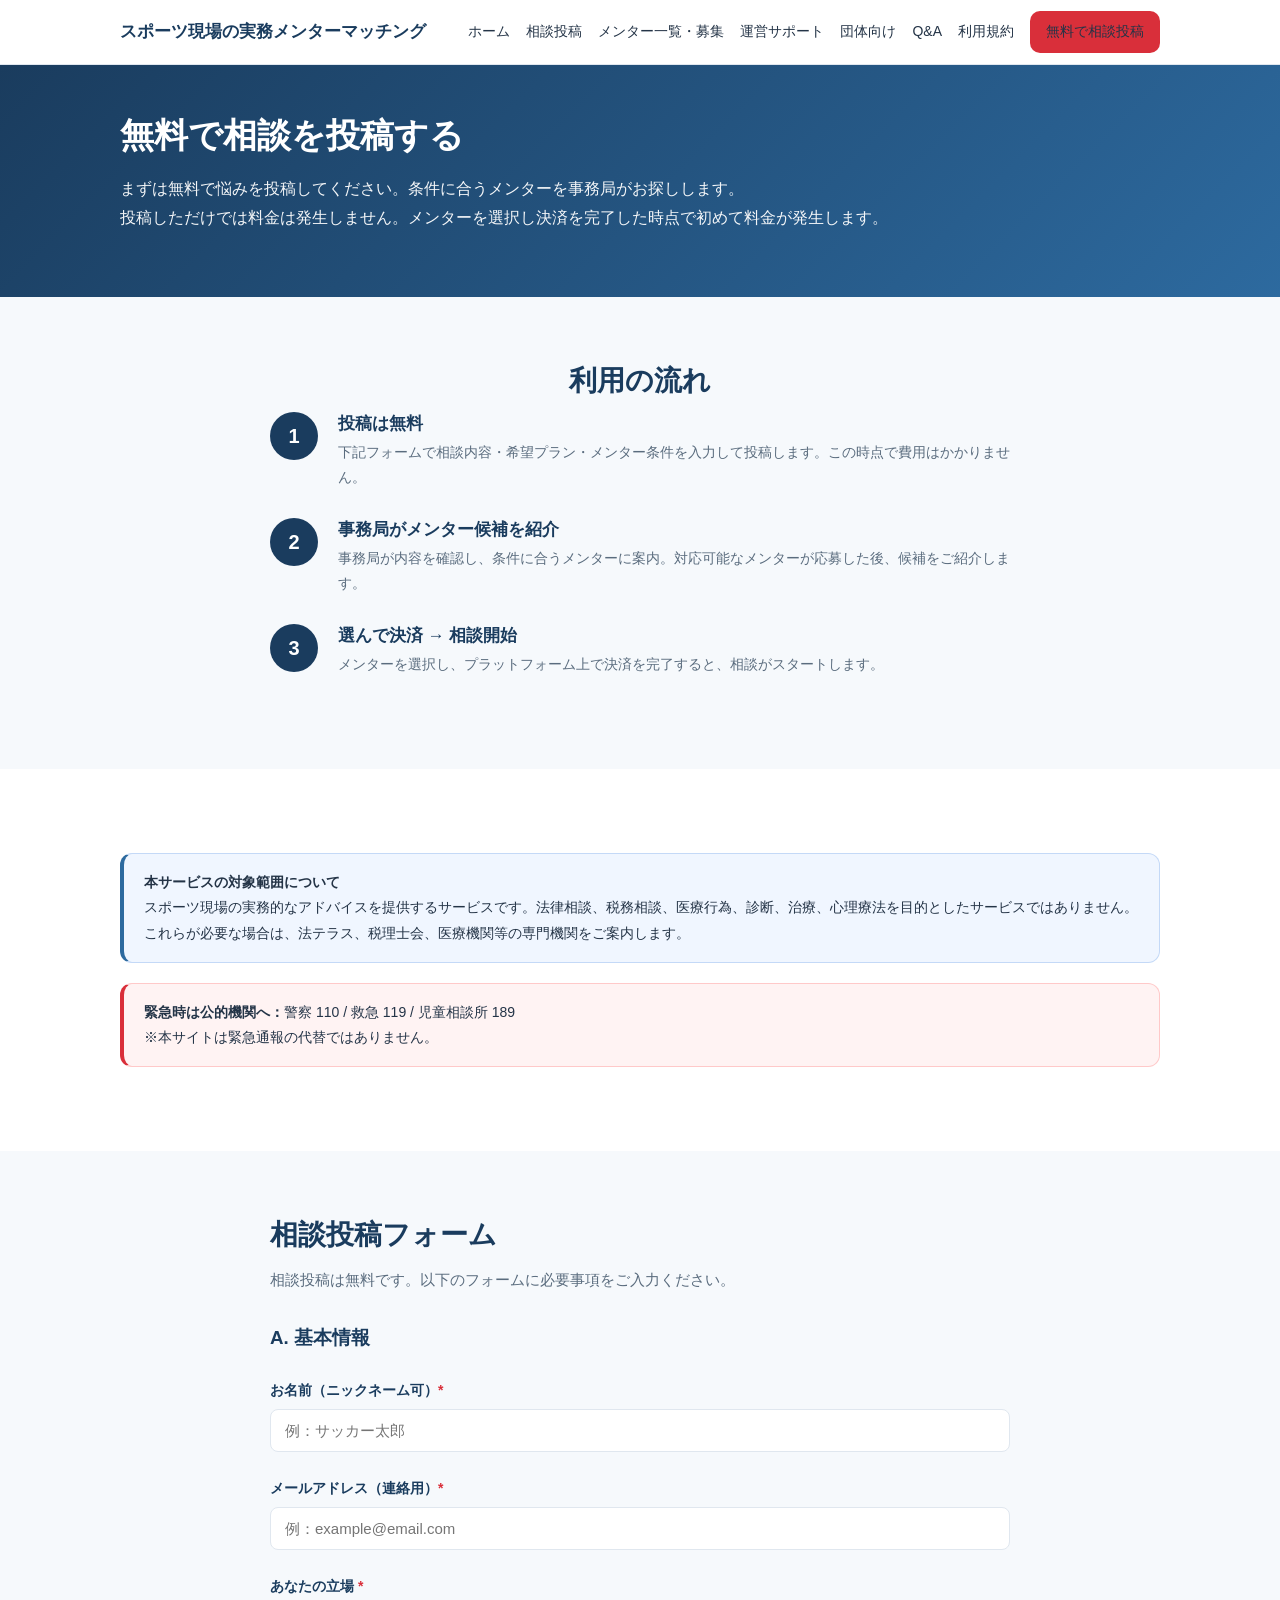
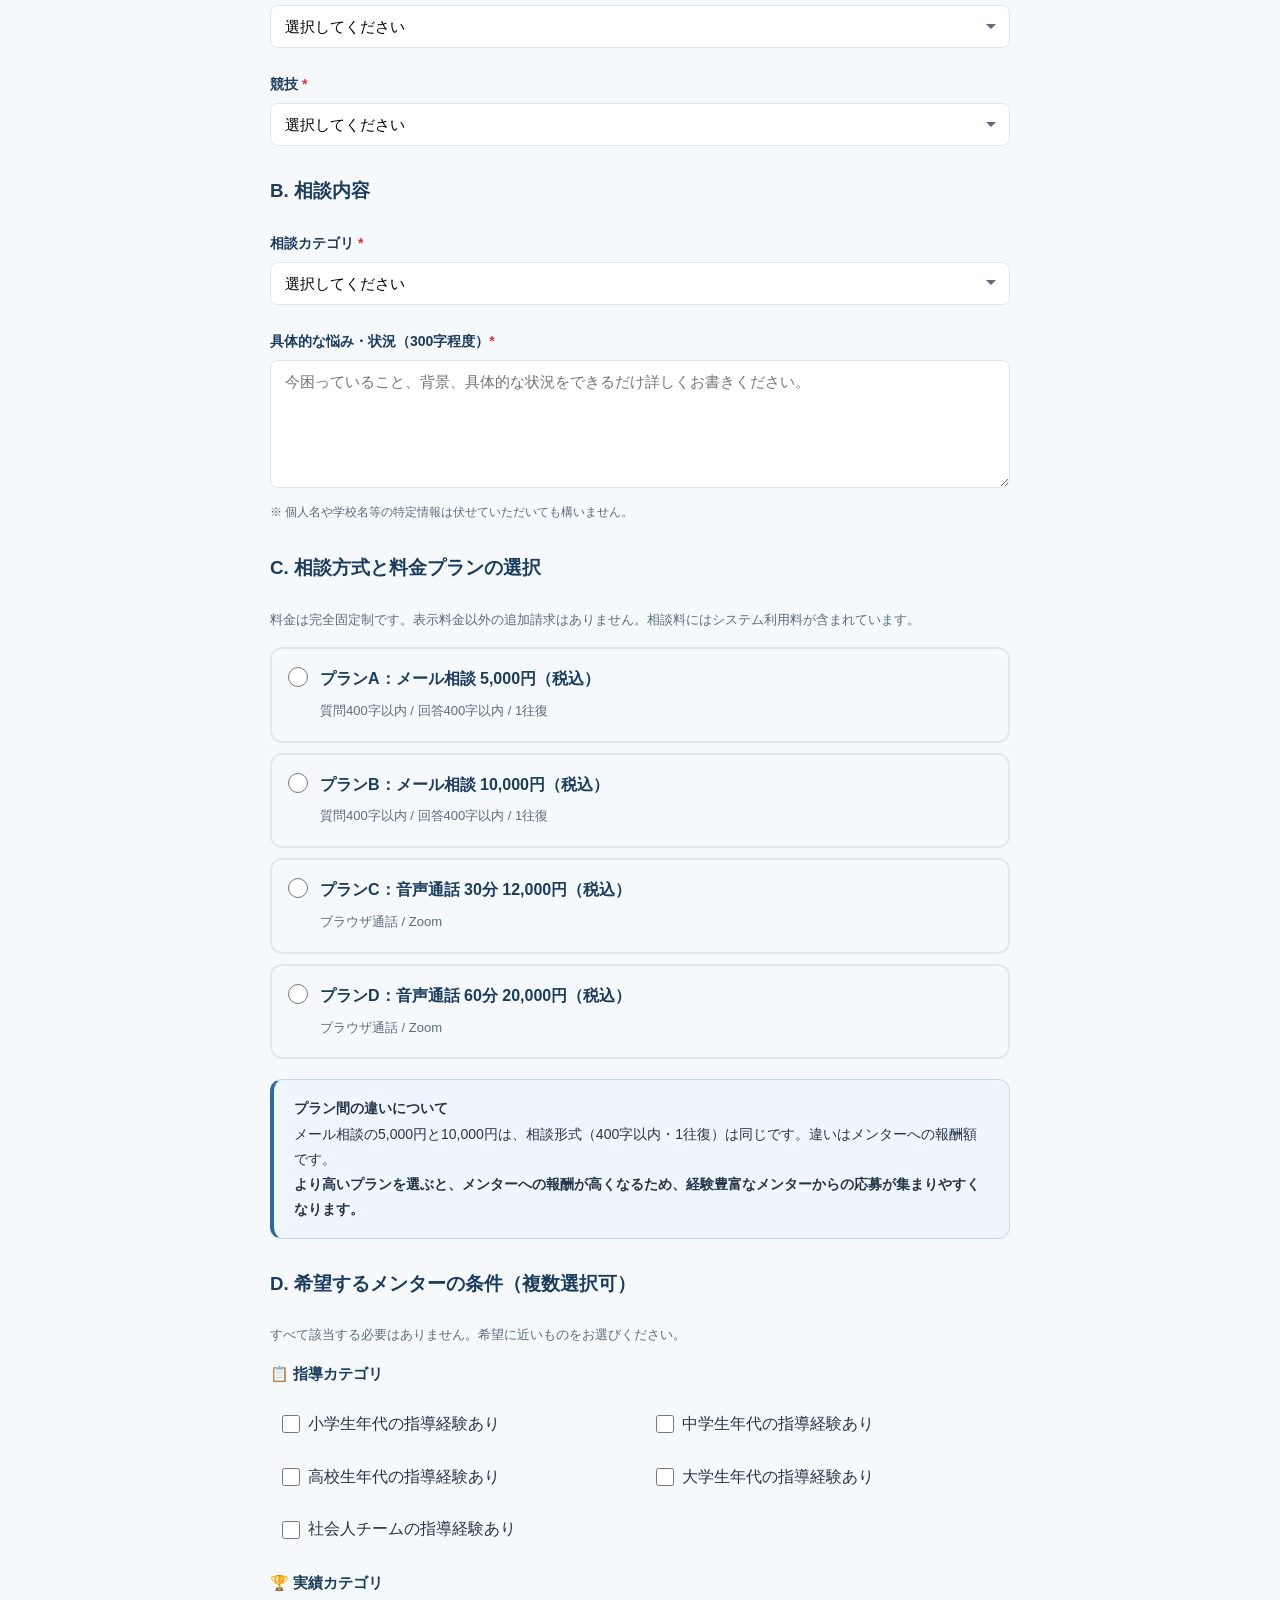
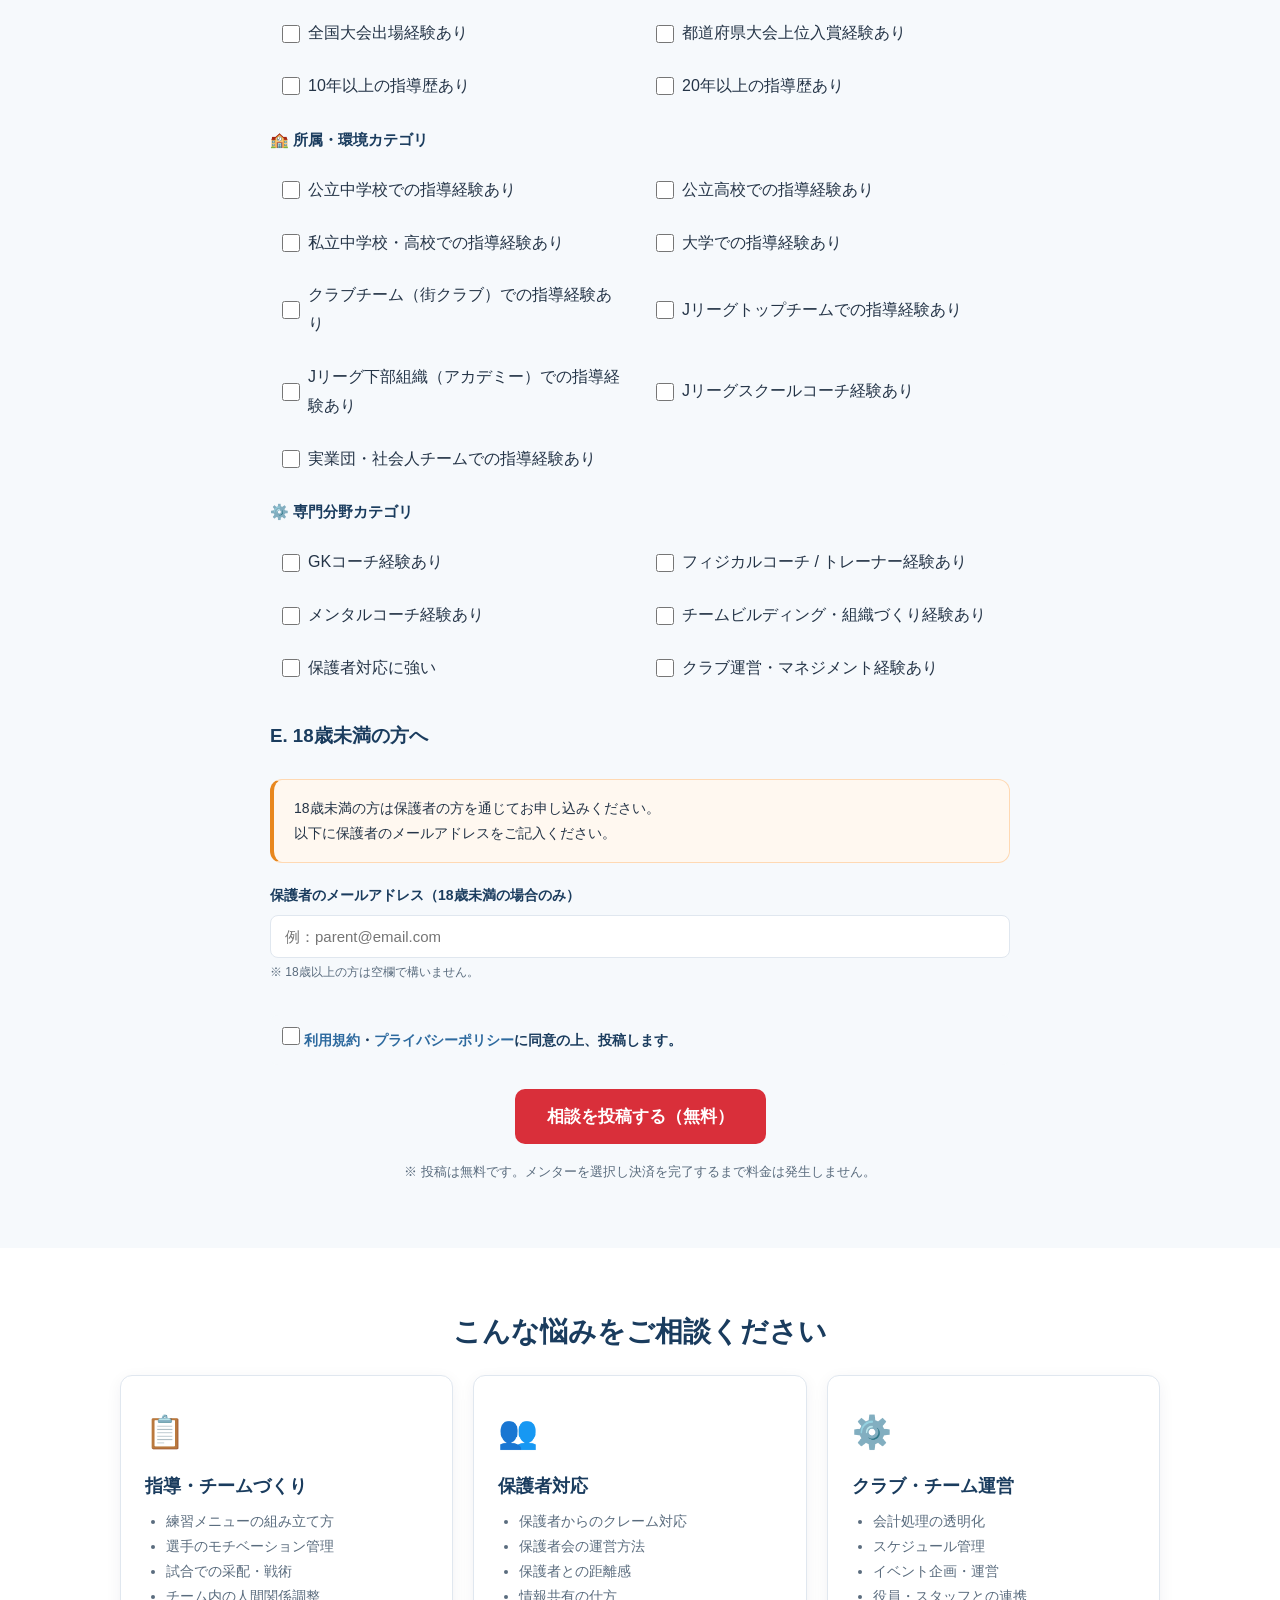
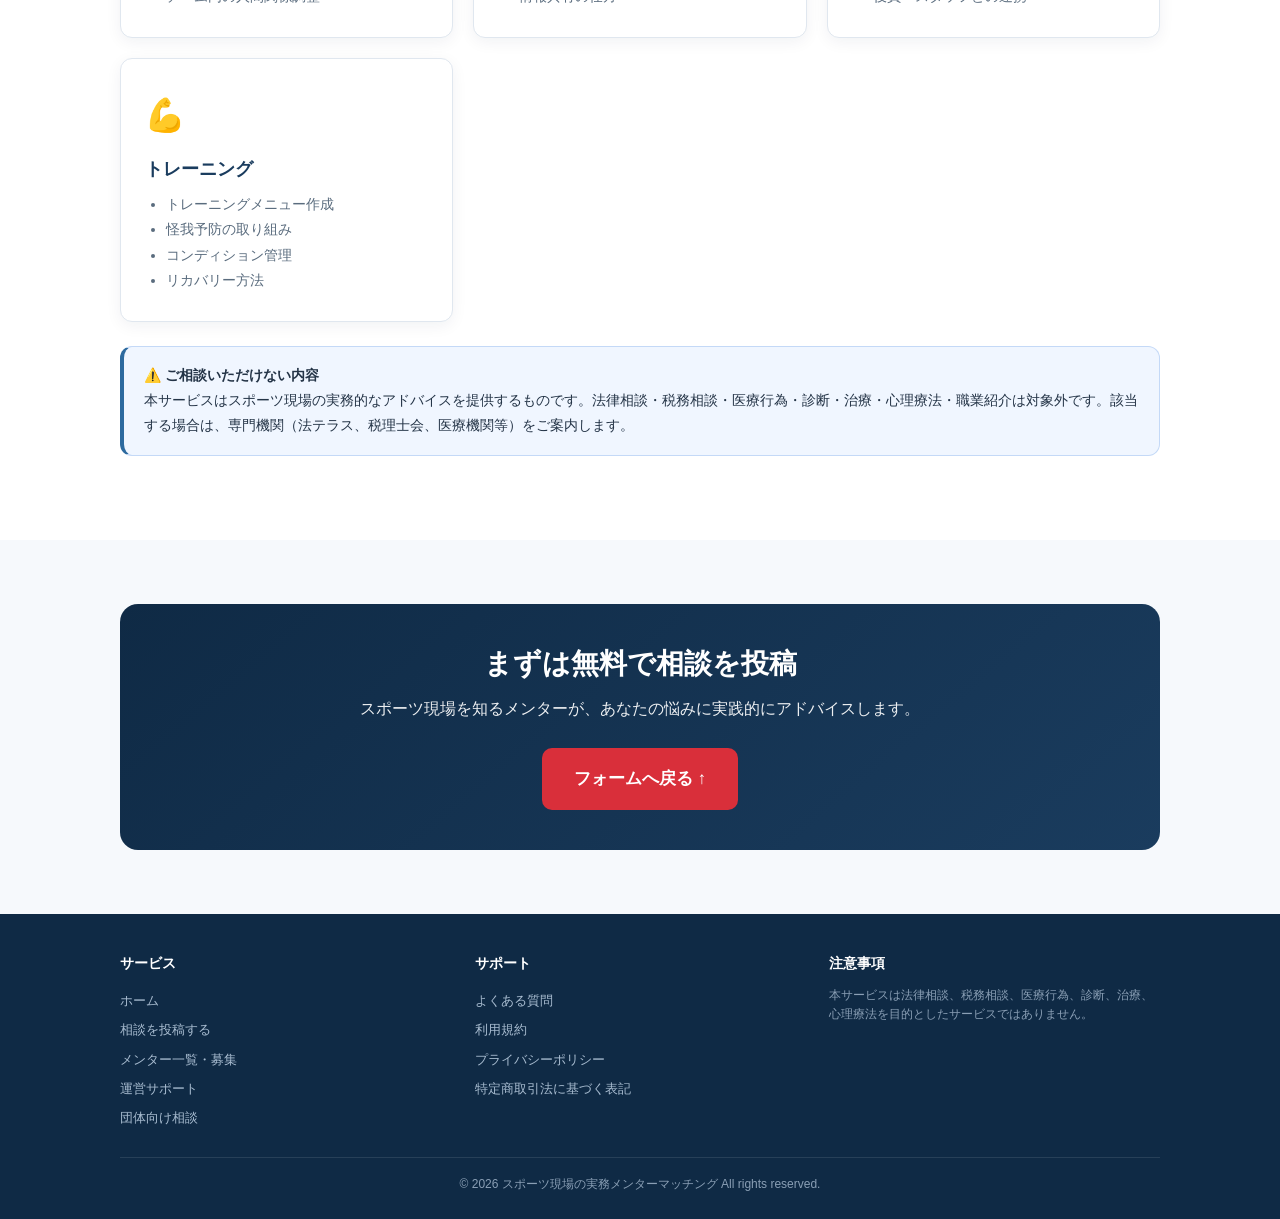
<file: consult.html>
<!DOCTYPE html>
<html lang="ja">
<head>
  <meta charset="UTF-8">
  <meta name="viewport" content="width=device-width, initial-scale=1">
  <title>相談を投稿する｜スポーツ現場の実務メンターマッチング</title>
  <meta name="description" content="スポーツ現場の悩みを無料で投稿。条件に合うメンターを事務局がお探しします。メール相談5,000円〜、音声通話12,000円〜。">
  <meta property="og:title" content="相談を投稿する｜スポーツ現場の実務メンターマッチング">
  <meta property="og:description" content="まずは無料で悩みを投稿。条件に合うメンターを事務局がお探しします。">
  <meta property="og:type" content="website">
  <meta property="og:url" content="https://mkzugfel.gensparkspace.com/consult.html">
  <link rel="canonical" href="https://mkzugfel.gensparkspace.com/consult.html">
  <link rel="stylesheet" href="css/style.css">
</head>
<body>

  <!-- ========== Header ========== -->
  <header>
    <div class="container nav">
      <a href="index.html" class="brand">スポーツ現場の実務メンターマッチング</a>
      <nav class="nav-links">
        <a href="index.html">ホーム</a>
        <a href="consult.html">相談投稿</a>
        <a href="experts.html">メンター一覧・募集</a>
        <a href="mentoring.html">運営サポート</a>
        <a href="instructor.html">団体向け</a>
        <a href="qa.html">Q&amp;A</a>
        <a href="legal.html">利用規約</a>
        <a class="btn btn-primary btn-sm" href="consult.html">無料で相談投稿</a>
      </nav>
    </div>
  </header>

  <!-- ========== Hero ========== -->
  <section class="hero" style="padding:48px 0 40px;">
    <div class="container">
      <h1 style="font-size:clamp(22px,4vw,34px);">無料で相談を投稿する</h1>
      <p>まずは無料で悩みを投稿してください。条件に合うメンターを事務局がお探しします。<br>投稿しただけでは料金は発生しません。メンターを選択し決済を完了した時点で初めて料金が発生します。</p>
    </div>
  </section>

  <!-- ========== ステップ表示 ========== -->
  <section class="section section-alt">
    <div class="container">
      <h2 class="text-center">利用の流れ</h2>
      <div class="container-narrow mt-3" style="margin:0 auto;">
        <div class="steps">
          <div class="step-item">
            <div class="step-number">1</div>
            <div class="step-content">
              <h3>投稿は無料</h3>
              <p>下記フォームで相談内容・希望プラン・メンター条件を入力して投稿します。この時点で費用はかかりません。</p>
            </div>
          </div>
          <div class="step-item">
            <div class="step-number">2</div>
            <div class="step-content">
              <h3>事務局がメンター候補を紹介</h3>
              <p>事務局が内容を確認し、条件に合うメンターに案内。対応可能なメンターが応募した後、候補をご紹介します。</p>
            </div>
          </div>
          <div class="step-item">
            <div class="step-number">3</div>
            <div class="step-content">
              <h3>選んで決済 → 相談開始</h3>
              <p>メンターを選択し、プラットフォーム上で決済を完了すると、相談がスタートします。</p>
            </div>
          </div>
        </div>
      </div>
    </div>
  </section>

  <!-- ========== 対象外の注意 ========== -->
  <section class="section">
    <div class="container">
      <div class="notice notice-info">
        <strong>本サービスの対象範囲について</strong><br>
        スポーツ現場の実務的なアドバイスを提供するサービスです。法律相談、税務相談、医療行為、診断、治療、心理療法を目的としたサービスではありません。これらが必要な場合は、法テラス、税理士会、医療機関等の専門機関をご案内します。
      </div>
      <div class="notice notice-danger mt-2">
        <strong>緊急時は公的機関へ：</strong>警察 110 / 救急 119 / 児童相談所 189<br>
        ※本サイトは緊急通報の代替ではありません。
      </div>
    </div>
  </section>

  <!-- ========== 相談投稿フォーム ========== -->
  <section class="section section-alt" id="form">
    <div class="container-narrow">
      <h2>相談投稿フォーム</h2>
      <p class="section-lead">相談投稿は無料です。以下のフォームに必要事項をご入力ください。</p>

      <!-- フォーム本体（実際にはTODO_FORM_URLへ送信） -->
      <form action="TODO_FORM_URL" method="POST" id="consultForm">

        <!-- (A) 基本情報 -->
        <h3 class="mt-4 mb-2" style="color:var(--primary);border-bottom:2px solid var(--bg);padding-bottom:8px;">A. 基本情報</h3>

        <div class="form-group">
          <label for="name">お名前（ニックネーム可）<span class="text-accent">*</span></label>
          <input type="text" id="name" name="name" class="form-control" placeholder="例：サッカー太郎" required>
        </div>

        <div class="form-group">
          <label for="email">メールアドレス（連絡用）<span class="text-accent">*</span></label>
          <input type="email" id="email" name="email" class="form-control" placeholder="例：example@email.com" required>
        </div>

        <div class="form-group">
          <label for="role">あなたの立場 <span class="text-accent">*</span></label>
          <select id="role" name="role" class="form-control" required>
            <option value="">選択してください</option>
            <option value="指導者">指導者</option>
            <option value="保護者">保護者</option>
            <option value="チーム運営者">チーム運営者</option>
            <option value="選手（18歳以上）">選手（18歳以上）</option>
            <option value="その他">その他</option>
          </select>
        </div>

        <div class="form-group">
          <label for="sport">競技 <span class="text-accent">*</span></label>
          <select id="sport" name="sport" class="form-control" required>
            <option value="">選択してください</option>
            <option value="サッカー">サッカー</option>
            <option value="野球・ソフトボール">野球・ソフトボール</option>
            <option value="バスケットボール">バスケットボール</option>
            <option value="バレーボール">バレーボール</option>
            <option value="陸上">陸上</option>
            <option value="テニス">テニス</option>
            <option value="卓球">卓球</option>
            <option value="水泳">水泳</option>
            <option value="武道">武道</option>
            <option value="その他">その他</option>
          </select>
        </div>

        <!-- (B) 相談内容 -->
        <h3 class="mt-4 mb-2" style="color:var(--primary);border-bottom:2px solid var(--bg);padding-bottom:8px;">B. 相談内容</h3>

        <div class="form-group">
          <label for="category">相談カテゴリ <span class="text-accent">*</span></label>
          <select id="category" name="category" class="form-control" required>
            <option value="">選択してください</option>
            <option value="保護者対応">保護者対応</option>
            <option value="練習方針">練習方針</option>
            <option value="チームづくり">チームづくり</option>
            <option value="クラブ運営">クラブ運営</option>
            <option value="選手との関わり方">選手との関わり方</option>
            <option value="進路と競技の両立">進路と競技の両立</option>
            <option value="トレーニング">トレーニング</option>
            <option value="指導者自身の悩み整理">指導者自身の悩み整理</option>
            <option value="その他">その他</option>
          </select>
        </div>

        <div class="form-group">
          <label for="detail">具体的な悩み・状況（300字程度）<span class="text-accent">*</span></label>
          <textarea id="detail" name="detail" class="form-control" rows="6" placeholder="今困っていること、背景、具体的な状況をできるだけ詳しくお書きください。" required maxlength="500"></textarea>
          <div class="form-note">※ 個人名や学校名等の特定情報は伏せていただいても構いません。</div>
        </div>

        <!-- (C) 相談方式と料金プランの選択 -->
        <h3 class="mt-4 mb-2" style="color:var(--primary);border-bottom:2px solid var(--bg);padding-bottom:8px;">C. 相談方式と料金プランの選択</h3>
        <p class="text-small text-light mb-2">料金は完全固定制です。表示料金以外の追加請求はありません。相談料にはシステム利用料が含まれています。</p>

        <div class="radio-group">
          <label class="radio-item">
            <input type="radio" name="plan" value="メール相談5000" required>
            <div class="radio-label">
              <strong>プランA：メール相談 5,000円（税込）</strong>
              <span>質問400字以内 / 回答400字以内 / 1往復</span>
            </div>
          </label>
          <label class="radio-item">
            <input type="radio" name="plan" value="メール相談10000">
            <div class="radio-label">
              <strong>プランB：メール相談 10,000円（税込）</strong>
              <span>質問400字以内 / 回答400字以内 / 1往復</span>
            </div>
          </label>
          <label class="radio-item">
            <input type="radio" name="plan" value="音声通話30分12000">
            <div class="radio-label">
              <strong>プランC：音声通話 30分 12,000円（税込）</strong>
              <span>ブラウザ通話 / Zoom</span>
            </div>
          </label>
          <label class="radio-item">
            <input type="radio" name="plan" value="音声通話60分20000">
            <div class="radio-label">
              <strong>プランD：音声通話 60分 20,000円（税込）</strong>
              <span>ブラウザ通話 / Zoom</span>
            </div>
          </label>
        </div>

        <div class="notice notice-info">
          <strong>プラン間の違いについて</strong><br>
          メール相談の5,000円と10,000円は、相談形式（400字以内・1往復）は同じです。違いはメンターへの報酬額です。<br>
          <strong>より高いプランを選ぶと、メンターへの報酬が高くなるため、経験豊富なメンターからの応募が集まりやすくなります。</strong>
        </div>

        <!-- (D) 希望するメンターの条件 -->
        <h3 class="mt-4 mb-2" style="color:var(--primary);border-bottom:2px solid var(--bg);padding-bottom:8px;">D. 希望するメンターの条件（複数選択可）</h3>
        <p class="text-small text-light mb-2">すべて該当する必要はありません。希望に近いものをお選びください。</p>

        <!-- 指導カテゴリ -->
        <div class="checkbox-group">
          <h4>📋 指導カテゴリ</h4>
          <div class="checkbox-grid">
            <label class="checkbox-item"><input type="checkbox" name="mentor_cond[]" value="小学生年代の指導経験あり"><span>小学生年代の指導経験あり</span></label>
            <label class="checkbox-item"><input type="checkbox" name="mentor_cond[]" value="中学生年代の指導経験あり"><span>中学生年代の指導経験あり</span></label>
            <label class="checkbox-item"><input type="checkbox" name="mentor_cond[]" value="高校生年代の指導経験あり"><span>高校生年代の指導経験あり</span></label>
            <label class="checkbox-item"><input type="checkbox" name="mentor_cond[]" value="大学生年代の指導経験あり"><span>大学生年代の指導経験あり</span></label>
            <label class="checkbox-item"><input type="checkbox" name="mentor_cond[]" value="社会人チームの指導経験あり"><span>社会人チームの指導経験あり</span></label>
          </div>
        </div>

        <!-- 実績カテゴリ -->
        <div class="checkbox-group">
          <h4>🏆 実績カテゴリ</h4>
          <div class="checkbox-grid">
            <label class="checkbox-item"><input type="checkbox" name="mentor_cond[]" value="全国大会出場経験あり"><span>全国大会出場経験あり</span></label>
            <label class="checkbox-item"><input type="checkbox" name="mentor_cond[]" value="都道府県大会上位入賞経験あり"><span>都道府県大会上位入賞経験あり</span></label>
            <label class="checkbox-item"><input type="checkbox" name="mentor_cond[]" value="10年以上の指導歴あり"><span>10年以上の指導歴あり</span></label>
            <label class="checkbox-item"><input type="checkbox" name="mentor_cond[]" value="20年以上の指導歴あり"><span>20年以上の指導歴あり</span></label>
          </div>
        </div>

        <!-- 所属・環境カテゴリ -->
        <div class="checkbox-group">
          <h4>🏫 所属・環境カテゴリ</h4>
          <div class="checkbox-grid">
            <label class="checkbox-item"><input type="checkbox" name="mentor_cond[]" value="公立中学校での指導経験あり"><span>公立中学校での指導経験あり</span></label>
            <label class="checkbox-item"><input type="checkbox" name="mentor_cond[]" value="公立高校での指導経験あり"><span>公立高校での指導経験あり</span></label>
            <label class="checkbox-item"><input type="checkbox" name="mentor_cond[]" value="私立中学校・高校での指導経験あり"><span>私立中学校・高校での指導経験あり</span></label>
            <label class="checkbox-item"><input type="checkbox" name="mentor_cond[]" value="大学での指導経験あり"><span>大学での指導経験あり</span></label>
            <label class="checkbox-item"><input type="checkbox" name="mentor_cond[]" value="クラブチーム（街クラブ）での指導経験あり"><span>クラブチーム（街クラブ）での指導経験あり</span></label>
            <label class="checkbox-item"><input type="checkbox" name="mentor_cond[]" value="Jリーグトップチームでの指導経験あり"><span>Jリーグトップチームでの指導経験あり</span></label>
            <label class="checkbox-item"><input type="checkbox" name="mentor_cond[]" value="Jリーグ下部組織（アカデミー）での指導経験あり"><span>Jリーグ下部組織（アカデミー）での指導経験あり</span></label>
            <label class="checkbox-item"><input type="checkbox" name="mentor_cond[]" value="Jリーグスクールコーチ経験あり"><span>Jリーグスクールコーチ経験あり</span></label>
            <label class="checkbox-item"><input type="checkbox" name="mentor_cond[]" value="実業団・社会人チームでの指導経験あり"><span>実業団・社会人チームでの指導経験あり</span></label>
          </div>
        </div>

        <!-- 専門分野カテゴリ -->
        <div class="checkbox-group">
          <h4>⚙️ 専門分野カテゴリ</h4>
          <div class="checkbox-grid">
            <label class="checkbox-item"><input type="checkbox" name="mentor_cond[]" value="GKコーチ経験あり"><span>GKコーチ経験あり</span></label>
            <label class="checkbox-item"><input type="checkbox" name="mentor_cond[]" value="フィジカルコーチ / トレーナー経験あり"><span>フィジカルコーチ / トレーナー経験あり</span></label>
            <label class="checkbox-item"><input type="checkbox" name="mentor_cond[]" value="メンタルコーチ経験あり"><span>メンタルコーチ経験あり</span></label>
            <label class="checkbox-item"><input type="checkbox" name="mentor_cond[]" value="チームビルディング・組織づくり経験あり"><span>チームビルディング・組織づくり経験あり</span></label>
            <label class="checkbox-item"><input type="checkbox" name="mentor_cond[]" value="保護者対応に強い"><span>保護者対応に強い</span></label>
            <label class="checkbox-item"><input type="checkbox" name="mentor_cond[]" value="クラブ運営・マネジメント経験あり"><span>クラブ運営・マネジメント経験あり</span></label>
          </div>
        </div>

        <!-- (E) 18歳未満の方へ -->
        <h3 class="mt-4 mb-2" style="color:var(--primary);border-bottom:2px solid var(--bg);padding-bottom:8px;">E. 18歳未満の方へ</h3>

        <div class="notice">
          18歳未満の方は保護者の方を通じてお申し込みください。<br>
          以下に保護者のメールアドレスをご記入ください。
        </div>

        <div class="form-group">
          <label for="parent_email">保護者のメールアドレス（18歳未満の場合のみ）</label>
          <input type="email" id="parent_email" name="parent_email" class="form-control" placeholder="例：parent@email.com">
          <div class="form-note">※ 18歳以上の方は空欄で構いません。</div>
        </div>

        <!-- 同意 -->
        <div class="form-group mt-4">
          <label class="checkbox-item" style="padding:12px;background:var(--bg);border-radius:8px;">
            <input type="checkbox" name="agree" required>
            <span><a href="legal.html" target="_blank">利用規約</a>・<a href="legal.html#privacy" target="_blank">プライバシーポリシー</a>に同意の上、投稿します。</span>
          </label>
        </div>

        <!-- 投稿ボタン -->
        <div class="text-center mt-3">
          <button type="submit" class="btn btn-primary btn-lg">相談を投稿する（無料）</button>
        </div>
        <p class="text-center text-small text-light mt-2">※ 投稿は無料です。メンターを選択し決済を完了するまで料金は発生しません。</p>

      </form>
    </div>
  </section>

  <!-- ========== こんな悩みをご相談ください ========== -->
  <section class="section">
    <div class="container">
      <h2 class="text-center">こんな悩みをご相談ください</h2>
      <div class="grid grid-2 mt-3">
        <div class="card">
          <span class="card-icon">📋</span>
          <h3>指導・チームづくり</h3>
          <ul style="font-size:14px;color:var(--text-light);">
            <li>練習メニューの組み立て方</li>
            <li>選手のモチベーション管理</li>
            <li>試合での采配・戦術</li>
            <li>チーム内の人間関係調整</li>
          </ul>
        </div>
        <div class="card">
          <span class="card-icon">👥</span>
          <h3>保護者対応</h3>
          <ul style="font-size:14px;color:var(--text-light);">
            <li>保護者からのクレーム対応</li>
            <li>保護者会の運営方法</li>
            <li>保護者との距離感</li>
            <li>情報共有の仕方</li>
          </ul>
        </div>
        <div class="card">
          <span class="card-icon">⚙️</span>
          <h3>クラブ・チーム運営</h3>
          <ul style="font-size:14px;color:var(--text-light);">
            <li>会計処理の透明化</li>
            <li>スケジュール管理</li>
            <li>イベント企画・運営</li>
            <li>役員・スタッフとの連携</li>
          </ul>
        </div>
        <div class="card">
          <span class="card-icon">💪</span>
          <h3>トレーニング</h3>
          <ul style="font-size:14px;color:var(--text-light);">
            <li>トレーニングメニュー作成</li>
            <li>怪我予防の取り組み</li>
            <li>コンディション管理</li>
            <li>リカバリー方法</li>
          </ul>
        </div>
      </div>

      <div class="notice notice-info mt-3">
        <strong>⚠️ ご相談いただけない内容</strong><br>
        本サービスはスポーツ現場の実務的なアドバイスを提供するものです。法律相談・税務相談・医療行為・診断・治療・心理療法・職業紹介は対象外です。該当する場合は、専門機関（法テラス、税理士会、医療機関等）をご案内します。
      </div>
    </div>
  </section>

  <!-- ========== CTA ========== -->
  <section class="section section-alt">
    <div class="container">
      <div class="cta-box">
        <h2>まずは無料で相談を投稿</h2>
        <p>スポーツ現場を知るメンターが、あなたの悩みに実践的にアドバイスします。</p>
        <a class="btn btn-primary btn-lg" href="#form">フォームへ戻る ↑</a>
      </div>
    </div>
  </section>

  <!-- ========== Footer ========== -->
  <footer>
    <div class="container">
      <div class="footer-grid">
        <div class="footer-col">
          <h4>サービス</h4>
          <a href="index.html">ホーム</a>
          <a href="consult.html">相談を投稿する</a>
          <a href="experts.html">メンター一覧・募集</a>
          <a href="mentoring.html">運営サポート</a>
          <a href="instructor.html">団体向け相談</a>
        </div>
        <div class="footer-col">
          <h4>サポート</h4>
          <a href="qa.html">よくある質問</a>
          <a href="legal.html">利用規約</a>
          <a href="legal.html#privacy">プライバシーポリシー</a>
          <a href="legal.html#tokusho">特定商取引法に基づく表記</a>
        </div>
        <div class="footer-col">
          <h4>注意事項</h4>
          <p style="font-size:12px;color:#8a9fb5;line-height:1.6;">本サービスは法律相談、税務相談、医療行為、診断、治療、心理療法を目的としたサービスではありません。</p>
        </div>
      </div>
      <div class="footer-bottom">
        <p>&copy; 2026 スポーツ現場の実務メンターマッチング All rights reserved.</p>
      </div>
    </div>
  </footer>

</body>
</html>
</file>
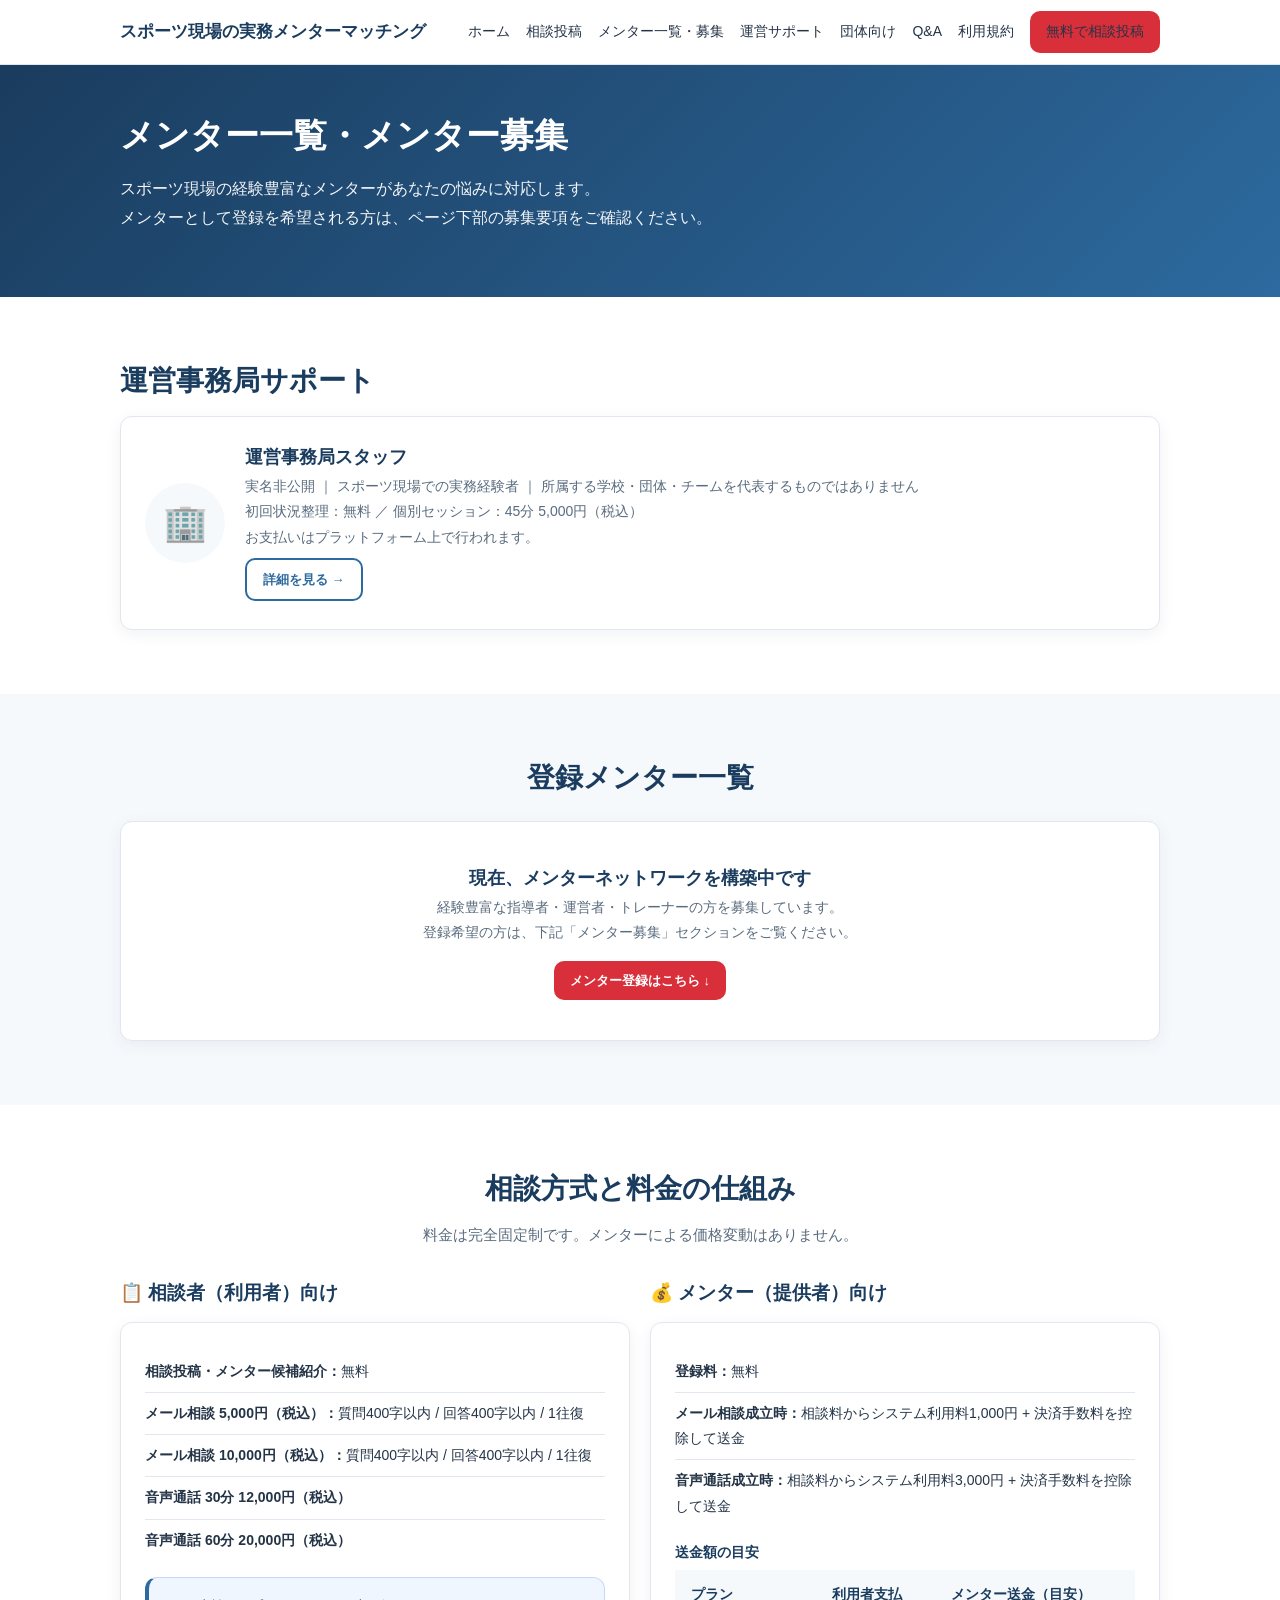
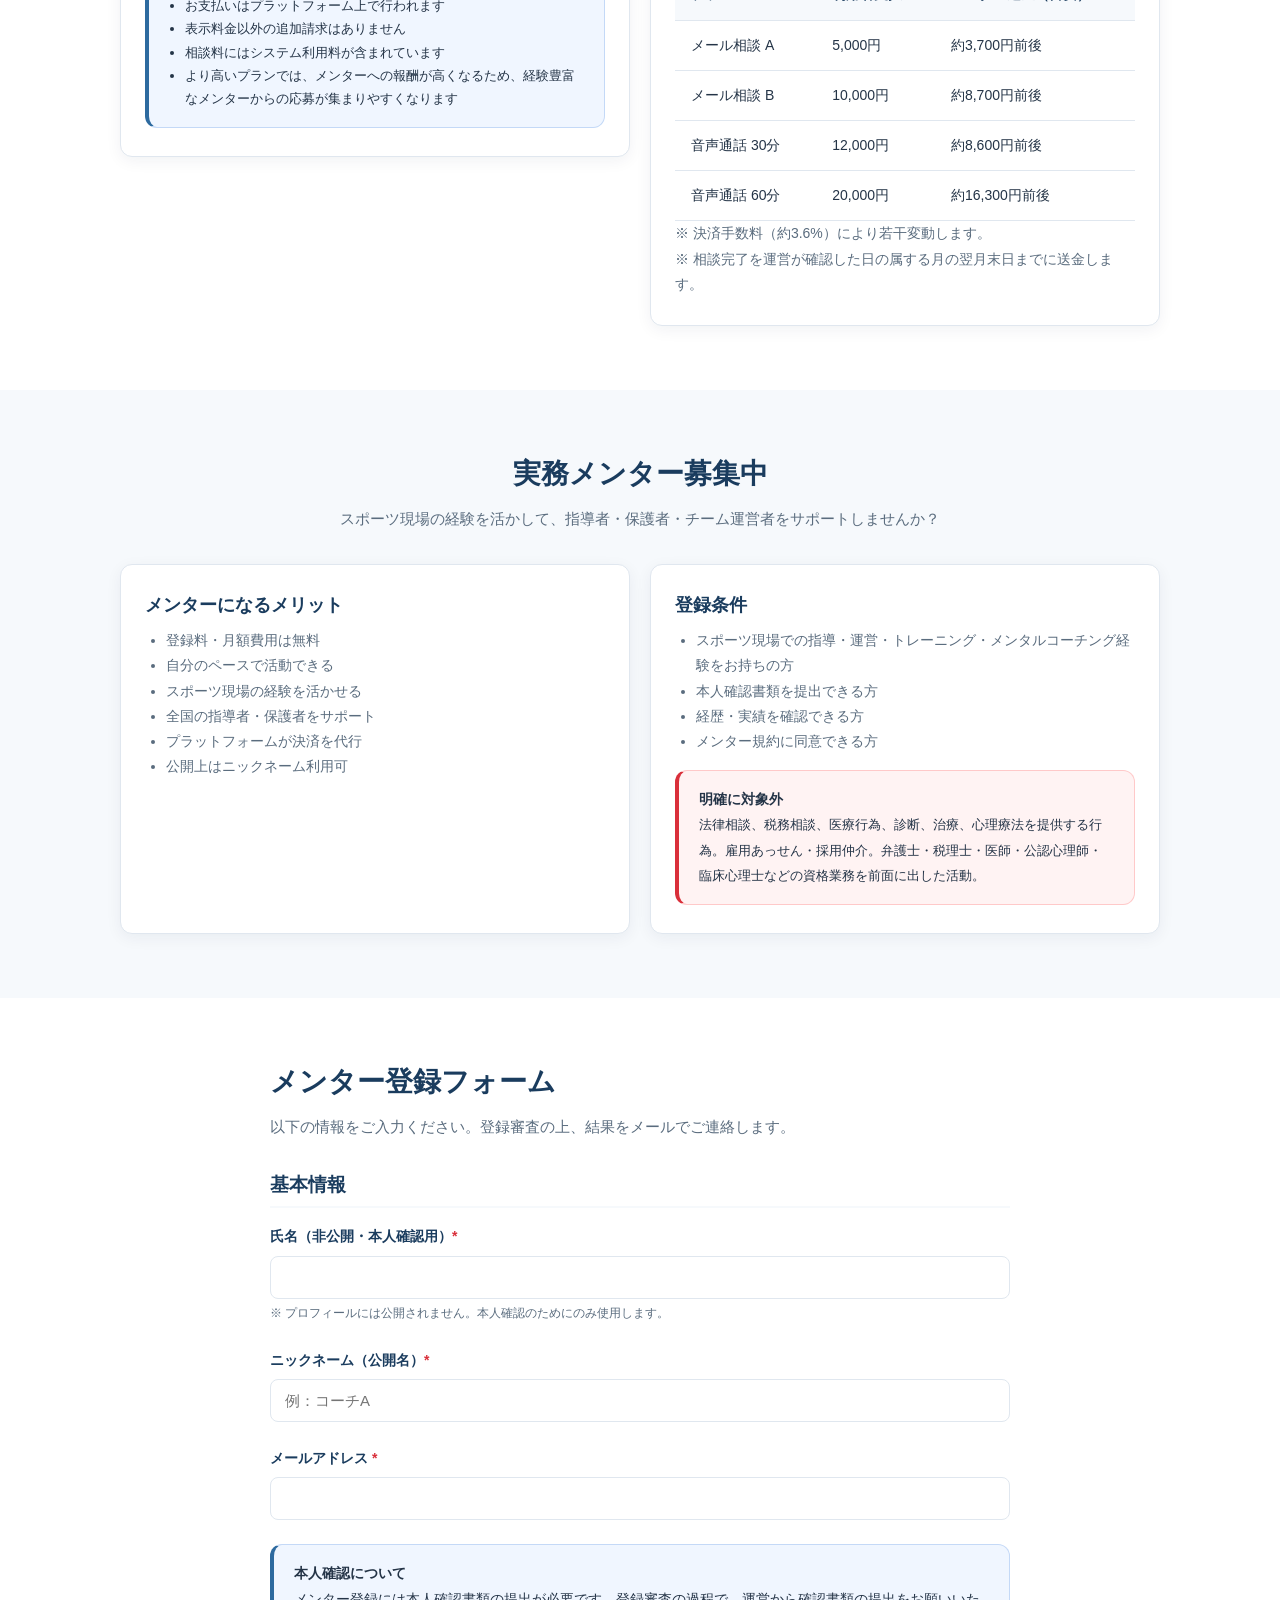
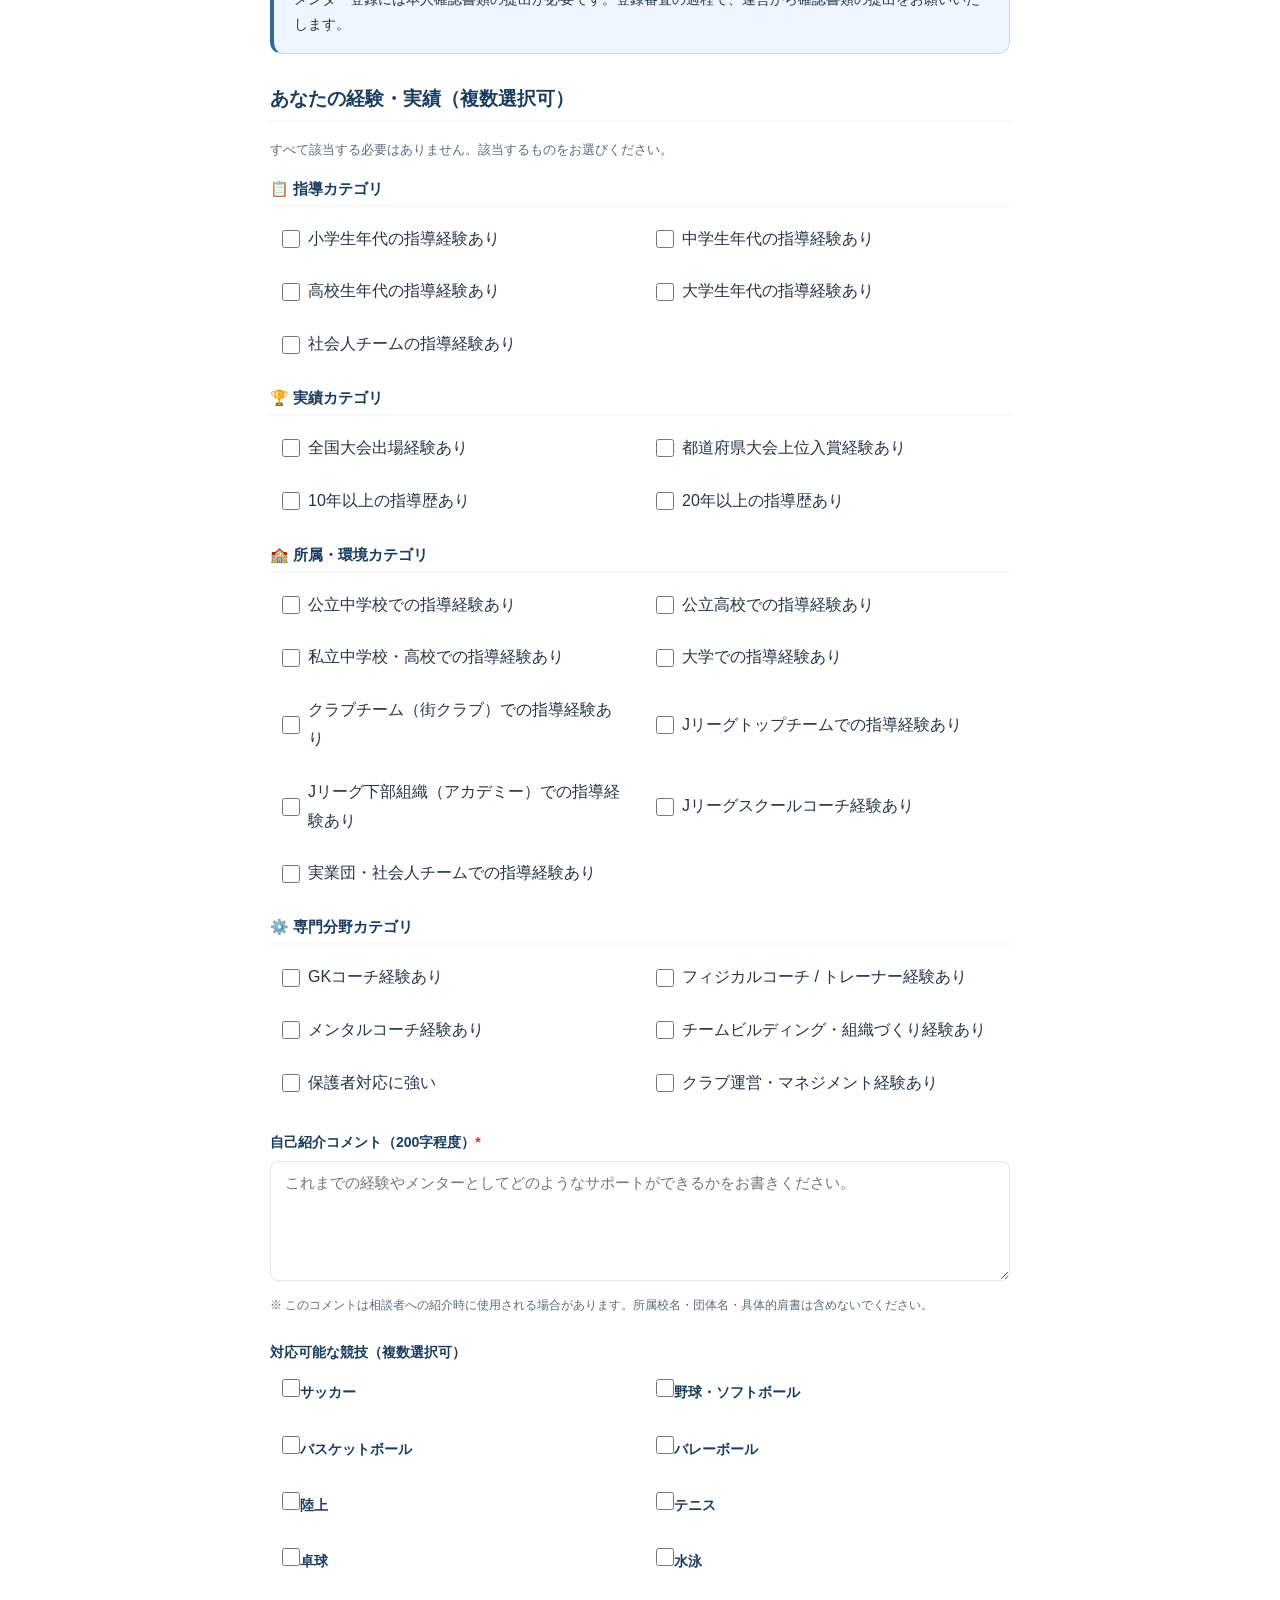
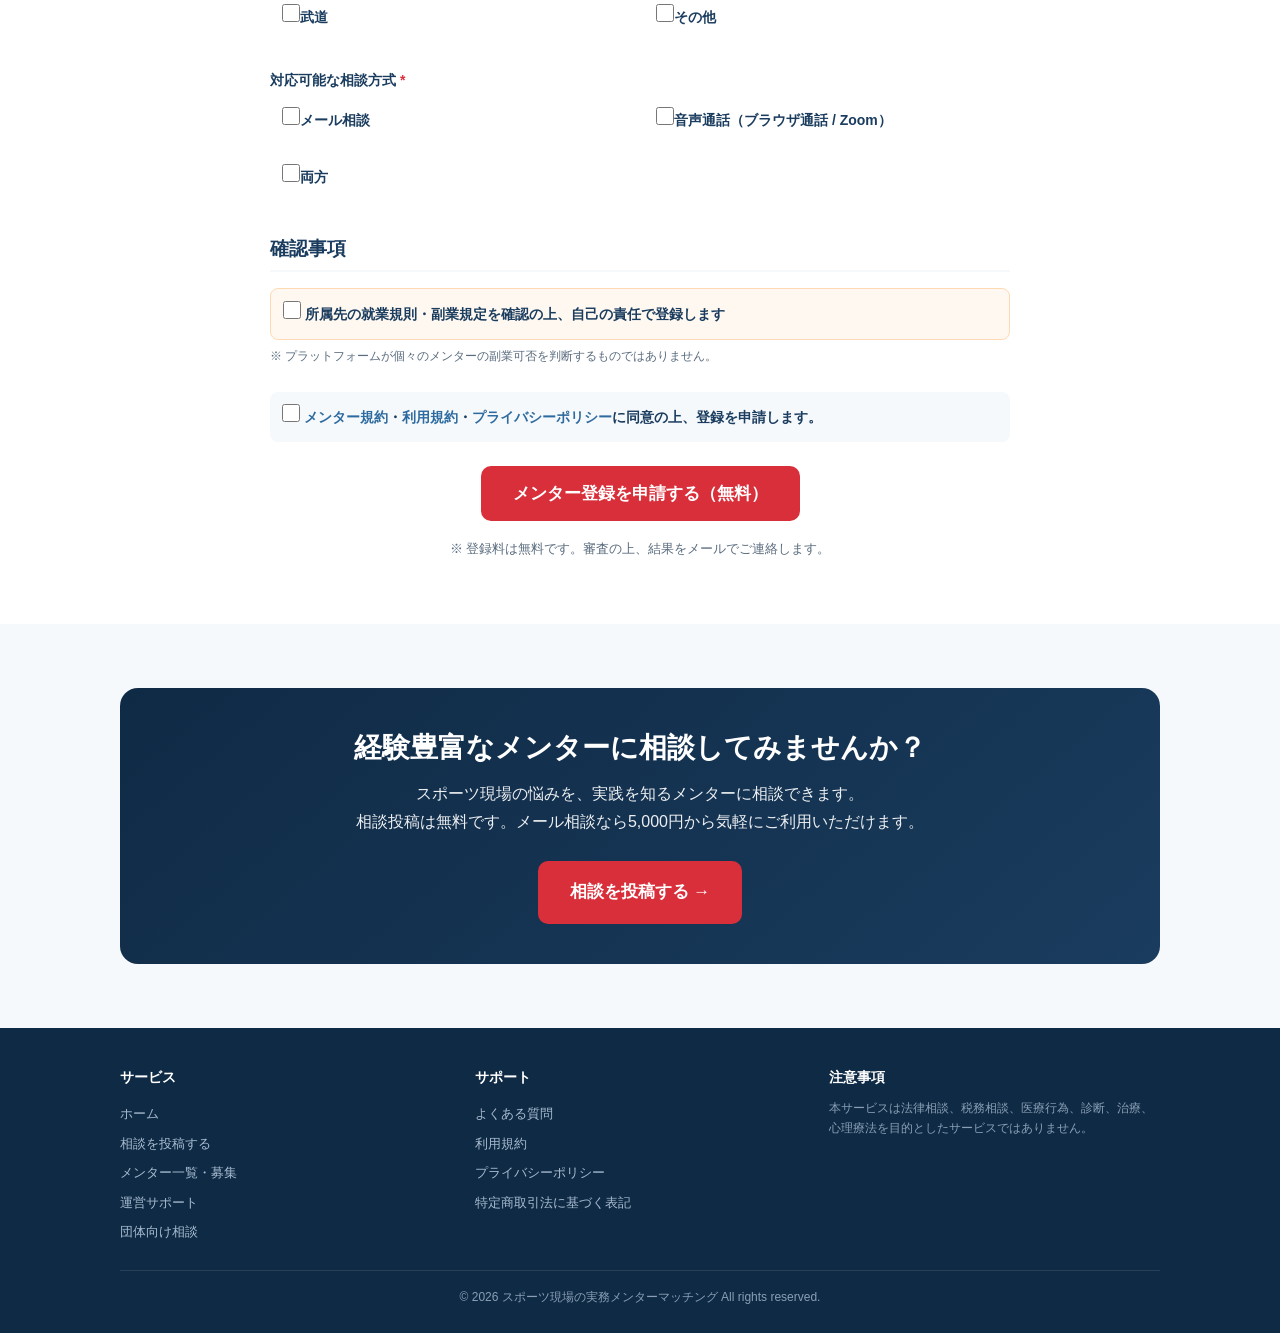
<file: experts.html>
<!DOCTYPE html>
<html lang="ja">
<head>
  <meta charset="UTF-8">
  <meta name="viewport" content="width=device-width, initial-scale=1">
  <title>メンター一覧・募集｜スポーツ現場の実務メンターマッチング</title>
  <meta name="description" content="登録メンター一覧と実務メンター募集。登録料無料。スポーツ現場の経験を活かして指導者をサポートしませんか。メール相談・音声通話の固定料金制。">
  <meta property="og:title" content="メンター一覧・募集｜スポーツ現場の実務メンターマッチング">
  <meta property="og:description" content="経験豊富な実務メンターを募集中。登録料無料。スポーツ現場の経験を活かしてサポートしませんか。">
  <meta property="og:type" content="website">
  <meta property="og:url" content="https://mkzugfel.gensparkspace.com/experts.html">
  <link rel="canonical" href="https://mkzugfel.gensparkspace.com/experts.html">
  <link rel="stylesheet" href="css/style.css">
</head>
<body>

  <!-- ========== Header ========== -->
  <header>
    <div class="container nav">
      <a href="index.html" class="brand">スポーツ現場の実務メンターマッチング</a>
      <nav class="nav-links">
        <a href="index.html">ホーム</a>
        <a href="consult.html">相談投稿</a>
        <a href="experts.html">メンター一覧・募集</a>
        <a href="mentoring.html">運営サポート</a>
        <a href="instructor.html">団体向け</a>
        <a href="qa.html">Q&amp;A</a>
        <a href="legal.html">利用規約</a>
        <a class="btn btn-primary btn-sm" href="consult.html">無料で相談投稿</a>
      </nav>
    </div>
  </header>

  <!-- ========== Hero ========== -->
  <section class="hero" style="padding:48px 0 40px;">
    <div class="container">
      <h1 style="font-size:clamp(22px,4vw,34px);">メンター一覧・メンター募集</h1>
      <p>スポーツ現場の経験豊富なメンターがあなたの悩みに対応します。<br>メンターとして登録を希望される方は、ページ下部の募集要項をご確認ください。</p>
    </div>
  </section>

  <!-- ========== 運営事務局サポート枠 ========== -->
  <section class="section">
    <div class="container">
      <h2>運営事務局サポート</h2>
      <div class="card mt-2">
        <div style="display:flex;gap:20px;align-items:center;flex-wrap:wrap;">
          <div style="width:80px;height:80px;background:var(--bg);border-radius:50%;display:flex;align-items:center;justify-content:center;font-size:36px;flex-shrink:0;">🏢</div>
          <div style="flex:1;min-width:200px;">
            <h3 style="margin-bottom:4px;">運営事務局スタッフ</h3>
            <p class="text-small text-light">実名非公開 ｜ スポーツ現場での実務経験者 ｜ 所属する学校・団体・チームを代表するものではありません</p>
            <p class="text-small mt-1">初回状況整理：無料 ／ 個別セッション：45分 5,000円（税込）<br>お支払いはプラットフォーム上で行われます。</p>
            <a class="btn btn-outline btn-sm mt-1" href="mentoring.html">詳細を見る →</a>
          </div>
        </div>
      </div>
    </div>
  </section>

  <!-- ========== 登録メンター一覧 ========== -->
  <section class="section section-alt">
    <div class="container text-center">
      <h2>登録メンター一覧</h2>
      <div class="card mt-3" style="padding:40px 24px;">
        <p style="font-size:18px;font-weight:700;color:var(--primary);">現在、メンターネットワークを構築中です</p>
        <p class="text-light mt-1">経験豊富な指導者・運営者・トレーナーの方を募集しています。<br>登録希望の方は、下記「メンター募集」セクションをご覧ください。</p>
        <a class="btn btn-primary btn-sm mt-2" href="#mentor-recruit">メンター登録はこちら ↓</a>
      </div>
    </div>
  </section>

  <!-- ========== 相談方式と料金の仕組み ========== -->
  <section class="section">
    <div class="container">
      <h2 class="text-center">相談方式と料金の仕組み</h2>
      <p class="section-lead text-center">料金は完全固定制です。メンターによる価格変動はありません。</p>

      <div class="grid grid-2 mt-3">
        <!-- 利用者向け -->
        <div>
          <h3 style="color:var(--primary);margin-bottom:16px;">📋 相談者（利用者）向け</h3>
          <div class="card">
            <ul style="list-style:none;padding:0;font-size:14px;">
              <li style="padding:8px 0;border-bottom:1px solid var(--border);"><strong>相談投稿・メンター候補紹介：</strong>無料</li>
              <li style="padding:8px 0;border-bottom:1px solid var(--border);"><strong>メール相談 5,000円（税込）：</strong>質問400字以内 / 回答400字以内 / 1往復</li>
              <li style="padding:8px 0;border-bottom:1px solid var(--border);"><strong>メール相談 10,000円（税込）：</strong>質問400字以内 / 回答400字以内 / 1往復</li>
              <li style="padding:8px 0;border-bottom:1px solid var(--border);"><strong>音声通話 30分 12,000円（税込）</strong></li>
              <li style="padding:8px 0;"><strong>音声通話 60分 20,000円（税込）</strong></li>
            </ul>
            <div class="notice notice-info mt-2" style="margin-bottom:0;">
              <ul style="font-size:13px;margin:0;padding-left:1.2em;">
                <li>お支払いはプラットフォーム上で行われます</li>
                <li>表示料金以外の追加請求はありません</li>
                <li>相談料にはシステム利用料が含まれています</li>
                <li>より高いプランでは、メンターへの報酬が高くなるため、経験豊富なメンターからの応募が集まりやすくなります</li>
              </ul>
            </div>
          </div>
        </div>

        <!-- メンター向け -->
        <div>
          <h3 style="color:var(--primary);margin-bottom:16px;">💰 メンター（提供者）向け</h3>
          <div class="card">
            <ul style="list-style:none;padding:0;font-size:14px;">
              <li style="padding:8px 0;border-bottom:1px solid var(--border);"><strong>登録料：</strong>無料</li>
              <li style="padding:8px 0;border-bottom:1px solid var(--border);"><strong>メール相談成立時：</strong>相談料からシステム利用料1,000円 + 決済手数料を控除して送金</li>
              <li style="padding:8px 0;"><strong>音声通話成立時：</strong>相談料からシステム利用料3,000円 + 決済手数料を控除して送金</li>
            </ul>

            <h4 style="font-size:14px;color:var(--primary);margin-top:16px;margin-bottom:8px;">送金額の目安</h4>
            <div class="table-wrap">
              <table>
                <thead>
                  <tr><th>プラン</th><th>利用者支払</th><th>メンター送金（目安）</th></tr>
                </thead>
                <tbody>
                  <tr><td>メール相談 A</td><td>5,000円</td><td>約3,700円前後</td></tr>
                  <tr><td>メール相談 B</td><td>10,000円</td><td>約8,700円前後</td></tr>
                  <tr><td>音声通話 30分</td><td>12,000円</td><td>約8,600円前後</td></tr>
                  <tr><td>音声通話 60分</td><td>20,000円</td><td>約16,300円前後</td></tr>
                </tbody>
              </table>
            </div>
            <p class="text-xs text-light mt-1">※ 決済手数料（約3.6%）により若干変動します。<br>※ 相談完了を運営が確認した日の属する月の翌月末日までに送金します。</p>
          </div>
        </div>
      </div>
    </div>
  </section>

  <!-- ========== メンター募集 ========== -->
  <section class="section section-alt" id="mentor-recruit">
    <div class="container">
      <h2 class="text-center">実務メンター募集中</h2>
      <p class="section-lead text-center">スポーツ現場の経験を活かして、指導者・保護者・チーム運営者をサポートしませんか？</p>

      <div class="grid grid-2 mt-3">
        <div class="card">
          <h3>メンターになるメリット</h3>
          <ul style="font-size:14px;color:var(--text-light);">
            <li>登録料・月額費用は無料</li>
            <li>自分のペースで活動できる</li>
            <li>スポーツ現場の経験を活かせる</li>
            <li>全国の指導者・保護者をサポート</li>
            <li>プラットフォームが決済を代行</li>
            <li>公開上はニックネーム利用可</li>
          </ul>
        </div>
        <div class="card">
          <h3>登録条件</h3>
          <ul style="font-size:14px;color:var(--text-light);">
            <li>スポーツ現場での指導・運営・トレーニング・メンタルコーチング経験をお持ちの方</li>
            <li>本人確認書類を提出できる方</li>
            <li>経歴・実績を確認できる方</li>
            <li>メンター規約に同意できる方</li>
          </ul>
          <div class="notice notice-danger mt-2" style="margin-bottom:0;">
            <strong>明確に対象外</strong><br>
            <span style="font-size:13px;">法律相談、税務相談、医療行為、診断、治療、心理療法を提供する行為。雇用あっせん・採用仲介。弁護士・税理士・医師・公認心理師・臨床心理士などの資格業務を前面に出した活動。</span>
          </div>
        </div>
      </div>
    </div>
  </section>

  <!-- ========== メンター登録フォーム ========== -->
  <section class="section" id="mentor-form">
    <div class="container-narrow">
      <h2>メンター登録フォーム</h2>
      <p class="section-lead">以下の情報をご入力ください。登録審査の上、結果をメールでご連絡します。</p>

      <form action="TODO_MENTOR_FORM_URL" method="POST" id="mentorForm">

        <!-- 基本情報 -->
        <h3 class="mt-3 mb-2" style="color:var(--primary);border-bottom:2px solid var(--bg);padding-bottom:8px;">基本情報</h3>

        <div class="form-group">
          <label for="m_name">氏名（非公開・本人確認用）<span class="text-accent">*</span></label>
          <input type="text" id="m_name" name="real_name" class="form-control" required>
          <div class="form-note">※ プロフィールには公開されません。本人確認のためにのみ使用します。</div>
        </div>

        <div class="form-group">
          <label for="m_nickname">ニックネーム（公開名）<span class="text-accent">*</span></label>
          <input type="text" id="m_nickname" name="nickname" class="form-control" placeholder="例：コーチA" required>
        </div>

        <div class="form-group">
          <label for="m_email">メールアドレス <span class="text-accent">*</span></label>
          <input type="email" id="m_email" name="email" class="form-control" required>
        </div>

        <div class="notice notice-info">
          <strong>本人確認について</strong><br>
          メンター登録には本人確認書類の提出が必要です。登録審査の過程で、運営から確認書類の提出をお願いいたします。
        </div>

        <!-- 経験・実績カテゴリ -->
        <h3 class="mt-4 mb-2" style="color:var(--primary);border-bottom:2px solid var(--bg);padding-bottom:8px;">あなたの経験・実績（複数選択可）</h3>
        <p class="text-small text-light mb-2">すべて該当する必要はありません。該当するものをお選びください。</p>

        <!-- 指導カテゴリ -->
        <div class="checkbox-group">
          <h4>📋 指導カテゴリ</h4>
          <div class="checkbox-grid">
            <label class="checkbox-item"><input type="checkbox" name="experience[]" value="小学生年代の指導経験あり"><span>小学生年代の指導経験あり</span></label>
            <label class="checkbox-item"><input type="checkbox" name="experience[]" value="中学生年代の指導経験あり"><span>中学生年代の指導経験あり</span></label>
            <label class="checkbox-item"><input type="checkbox" name="experience[]" value="高校生年代の指導経験あり"><span>高校生年代の指導経験あり</span></label>
            <label class="checkbox-item"><input type="checkbox" name="experience[]" value="大学生年代の指導経験あり"><span>大学生年代の指導経験あり</span></label>
            <label class="checkbox-item"><input type="checkbox" name="experience[]" value="社会人チームの指導経験あり"><span>社会人チームの指導経験あり</span></label>
          </div>
        </div>

        <!-- 実績カテゴリ -->
        <div class="checkbox-group">
          <h4>🏆 実績カテゴリ</h4>
          <div class="checkbox-grid">
            <label class="checkbox-item"><input type="checkbox" name="experience[]" value="全国大会出場経験あり"><span>全国大会出場経験あり</span></label>
            <label class="checkbox-item"><input type="checkbox" name="experience[]" value="都道府県大会上位入賞経験あり"><span>都道府県大会上位入賞経験あり</span></label>
            <label class="checkbox-item"><input type="checkbox" name="experience[]" value="10年以上の指導歴あり"><span>10年以上の指導歴あり</span></label>
            <label class="checkbox-item"><input type="checkbox" name="experience[]" value="20年以上の指導歴あり"><span>20年以上の指導歴あり</span></label>
          </div>
        </div>

        <!-- 所属・環境カテゴリ -->
        <div class="checkbox-group">
          <h4>🏫 所属・環境カテゴリ</h4>
          <div class="checkbox-grid">
            <label class="checkbox-item"><input type="checkbox" name="experience[]" value="公立中学校での指導経験あり"><span>公立中学校での指導経験あり</span></label>
            <label class="checkbox-item"><input type="checkbox" name="experience[]" value="公立高校での指導経験あり"><span>公立高校での指導経験あり</span></label>
            <label class="checkbox-item"><input type="checkbox" name="experience[]" value="私立中学校・高校での指導経験あり"><span>私立中学校・高校での指導経験あり</span></label>
            <label class="checkbox-item"><input type="checkbox" name="experience[]" value="大学での指導経験あり"><span>大学での指導経験あり</span></label>
            <label class="checkbox-item"><input type="checkbox" name="experience[]" value="クラブチーム（街クラブ）での指導経験あり"><span>クラブチーム（街クラブ）での指導経験あり</span></label>
            <label class="checkbox-item"><input type="checkbox" name="experience[]" value="Jリーグトップチームでの指導経験あり"><span>Jリーグトップチームでの指導経験あり</span></label>
            <label class="checkbox-item"><input type="checkbox" name="experience[]" value="Jリーグ下部組織（アカデミー）での指導経験あり"><span>Jリーグ下部組織（アカデミー）での指導経験あり</span></label>
            <label class="checkbox-item"><input type="checkbox" name="experience[]" value="Jリーグスクールコーチ経験あり"><span>Jリーグスクールコーチ経験あり</span></label>
            <label class="checkbox-item"><input type="checkbox" name="experience[]" value="実業団・社会人チームでの指導経験あり"><span>実業団・社会人チームでの指導経験あり</span></label>
          </div>
        </div>

        <!-- 専門分野カテゴリ -->
        <div class="checkbox-group">
          <h4>⚙️ 専門分野カテゴリ</h4>
          <div class="checkbox-grid">
            <label class="checkbox-item"><input type="checkbox" name="experience[]" value="GKコーチ経験あり"><span>GKコーチ経験あり</span></label>
            <label class="checkbox-item"><input type="checkbox" name="experience[]" value="フィジカルコーチ / トレーナー経験あり"><span>フィジカルコーチ / トレーナー経験あり</span></label>
            <label class="checkbox-item"><input type="checkbox" name="experience[]" value="メンタルコーチ経験あり"><span>メンタルコーチ経験あり</span></label>
            <label class="checkbox-item"><input type="checkbox" name="experience[]" value="チームビルディング・組織づくり経験あり"><span>チームビルディング・組織づくり経験あり</span></label>
            <label class="checkbox-item"><input type="checkbox" name="experience[]" value="保護者対応に強い"><span>保護者対応に強い</span></label>
            <label class="checkbox-item"><input type="checkbox" name="experience[]" value="クラブ運営・マネジメント経験あり"><span>クラブ運営・マネジメント経験あり</span></label>
          </div>
        </div>

        <!-- 自己紹介コメント -->
        <div class="form-group mt-3">
          <label for="m_bio">自己紹介コメント（200字程度）<span class="text-accent">*</span></label>
          <textarea id="m_bio" name="bio" class="form-control" rows="4" placeholder="これまでの経験やメンターとしてどのようなサポートができるかをお書きください。" required maxlength="300"></textarea>
          <div class="form-note">※ このコメントは相談者への紹介時に使用される場合があります。所属校名・団体名・具体的肩書は含めないでください。</div>
        </div>

        <!-- 対応可能な競技 -->
        <div class="form-group">
          <label>対応可能な競技（複数選択可）</label>
          <div class="checkbox-grid">
            <label class="checkbox-item"><input type="checkbox" name="sport[]" value="サッカー"><span>サッカー</span></label>
            <label class="checkbox-item"><input type="checkbox" name="sport[]" value="野球・ソフトボール"><span>野球・ソフトボール</span></label>
            <label class="checkbox-item"><input type="checkbox" name="sport[]" value="バスケットボール"><span>バスケットボール</span></label>
            <label class="checkbox-item"><input type="checkbox" name="sport[]" value="バレーボール"><span>バレーボール</span></label>
            <label class="checkbox-item"><input type="checkbox" name="sport[]" value="陸上"><span>陸上</span></label>
            <label class="checkbox-item"><input type="checkbox" name="sport[]" value="テニス"><span>テニス</span></label>
            <label class="checkbox-item"><input type="checkbox" name="sport[]" value="卓球"><span>卓球</span></label>
            <label class="checkbox-item"><input type="checkbox" name="sport[]" value="水泳"><span>水泳</span></label>
            <label class="checkbox-item"><input type="checkbox" name="sport[]" value="武道"><span>武道</span></label>
            <label class="checkbox-item"><input type="checkbox" name="sport[]" value="その他"><span>その他</span></label>
          </div>
        </div>

        <!-- 対応可能な相談方式 -->
        <div class="form-group">
          <label>対応可能な相談方式 <span class="text-accent">*</span></label>
          <div class="checkbox-grid">
            <label class="checkbox-item"><input type="checkbox" name="method[]" value="メール相談"><span>メール相談</span></label>
            <label class="checkbox-item"><input type="checkbox" name="method[]" value="音声通話"><span>音声通話（ブラウザ通話 / Zoom）</span></label>
            <label class="checkbox-item"><input type="checkbox" name="method[]" value="両方"><span>両方</span></label>
          </div>
        </div>

        <!-- 副業規定確認 -->
        <h3 class="mt-4 mb-2" style="color:var(--primary);border-bottom:2px solid var(--bg);padding-bottom:8px;">確認事項</h3>

        <div class="form-group">
          <label class="checkbox-item" style="padding:12px;background:#fff8f0;border-radius:8px;border:1px solid #ffd9b3;">
            <input type="checkbox" name="side_job_confirm" required>
            <span>所属先の就業規則・副業規定を確認の上、自己の責任で登録します</span>
          </label>
          <div class="form-note">※ プラットフォームが個々のメンターの副業可否を判断するものではありません。</div>
        </div>

        <div class="form-group">
          <label class="checkbox-item" style="padding:12px;background:var(--bg);border-radius:8px;">
            <input type="checkbox" name="agree_mentor" required>
            <span><a href="legal.html#mentor-terms" target="_blank">メンター規約</a>・<a href="legal.html" target="_blank">利用規約</a>・<a href="legal.html#privacy" target="_blank">プライバシーポリシー</a>に同意の上、登録を申請します。</span>
          </label>
        </div>

        <!-- 送信ボタン -->
        <div class="text-center mt-3">
          <button type="submit" class="btn btn-primary btn-lg">メンター登録を申請する（無料）</button>
        </div>
        <p class="text-center text-small text-light mt-2">※ 登録料は無料です。審査の上、結果をメールでご連絡します。</p>

      </form>
    </div>
  </section>

  <!-- ========== CTA ========== -->
  <section class="section section-alt">
    <div class="container">
      <div class="cta-box">
        <h2>経験豊富なメンターに相談してみませんか？</h2>
        <p>スポーツ現場の悩みを、実践を知るメンターに相談できます。<br>相談投稿は無料です。メール相談なら5,000円から気軽にご利用いただけます。</p>
        <a class="btn btn-primary btn-lg" href="consult.html">相談を投稿する →</a>
      </div>
    </div>
  </section>

  <!-- ========== Footer ========== -->
  <footer>
    <div class="container">
      <div class="footer-grid">
        <div class="footer-col">
          <h4>サービス</h4>
          <a href="index.html">ホーム</a>
          <a href="consult.html">相談を投稿する</a>
          <a href="experts.html">メンター一覧・募集</a>
          <a href="mentoring.html">運営サポート</a>
          <a href="instructor.html">団体向け相談</a>
        </div>
        <div class="footer-col">
          <h4>サポート</h4>
          <a href="qa.html">よくある質問</a>
          <a href="legal.html">利用規約</a>
          <a href="legal.html#privacy">プライバシーポリシー</a>
          <a href="legal.html#tokusho">特定商取引法に基づく表記</a>
        </div>
        <div class="footer-col">
          <h4>注意事項</h4>
          <p style="font-size:12px;color:#8a9fb5;line-height:1.6;">本サービスは法律相談、税務相談、医療行為、診断、治療、心理療法を目的としたサービスではありません。</p>
        </div>
      </div>
      <div class="footer-bottom">
        <p>&copy; 2026 スポーツ現場の実務メンターマッチング All rights reserved.</p>
      </div>
    </div>
  </footer>

</body>
</html>
</file>
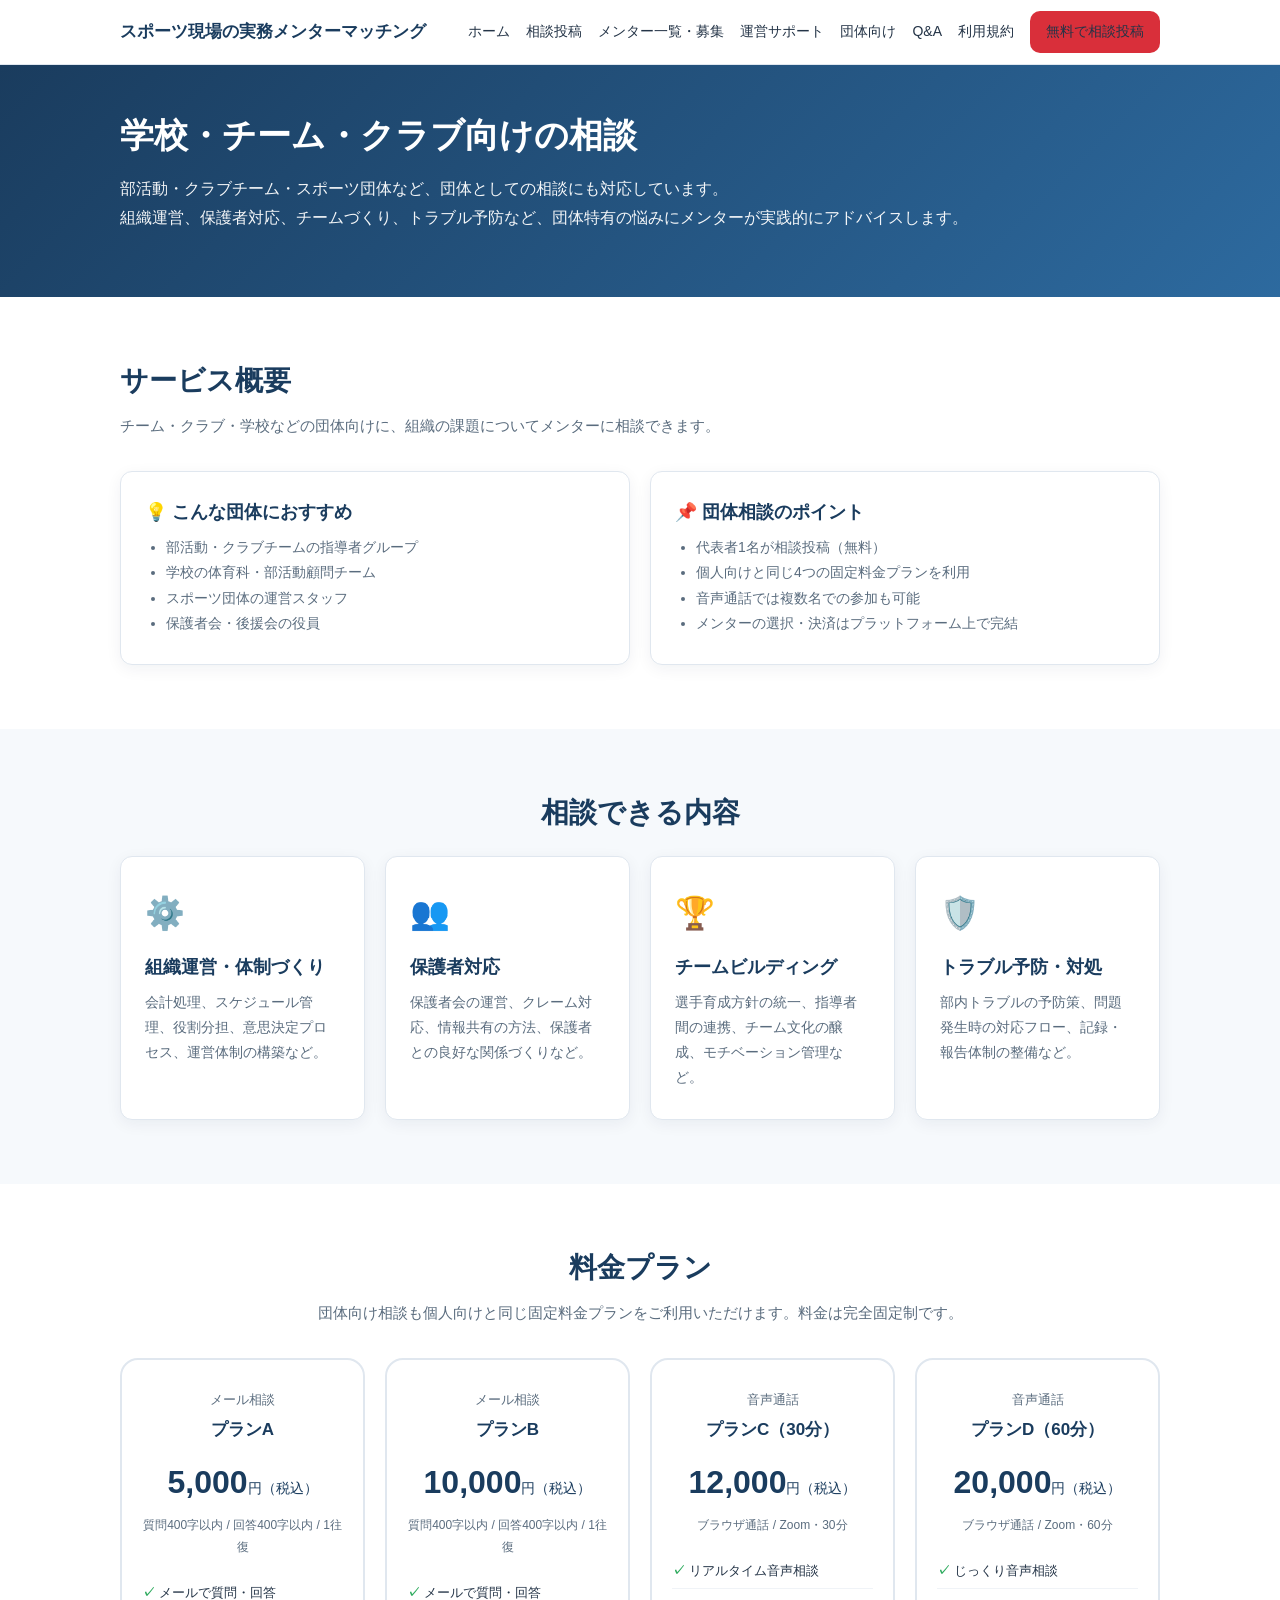
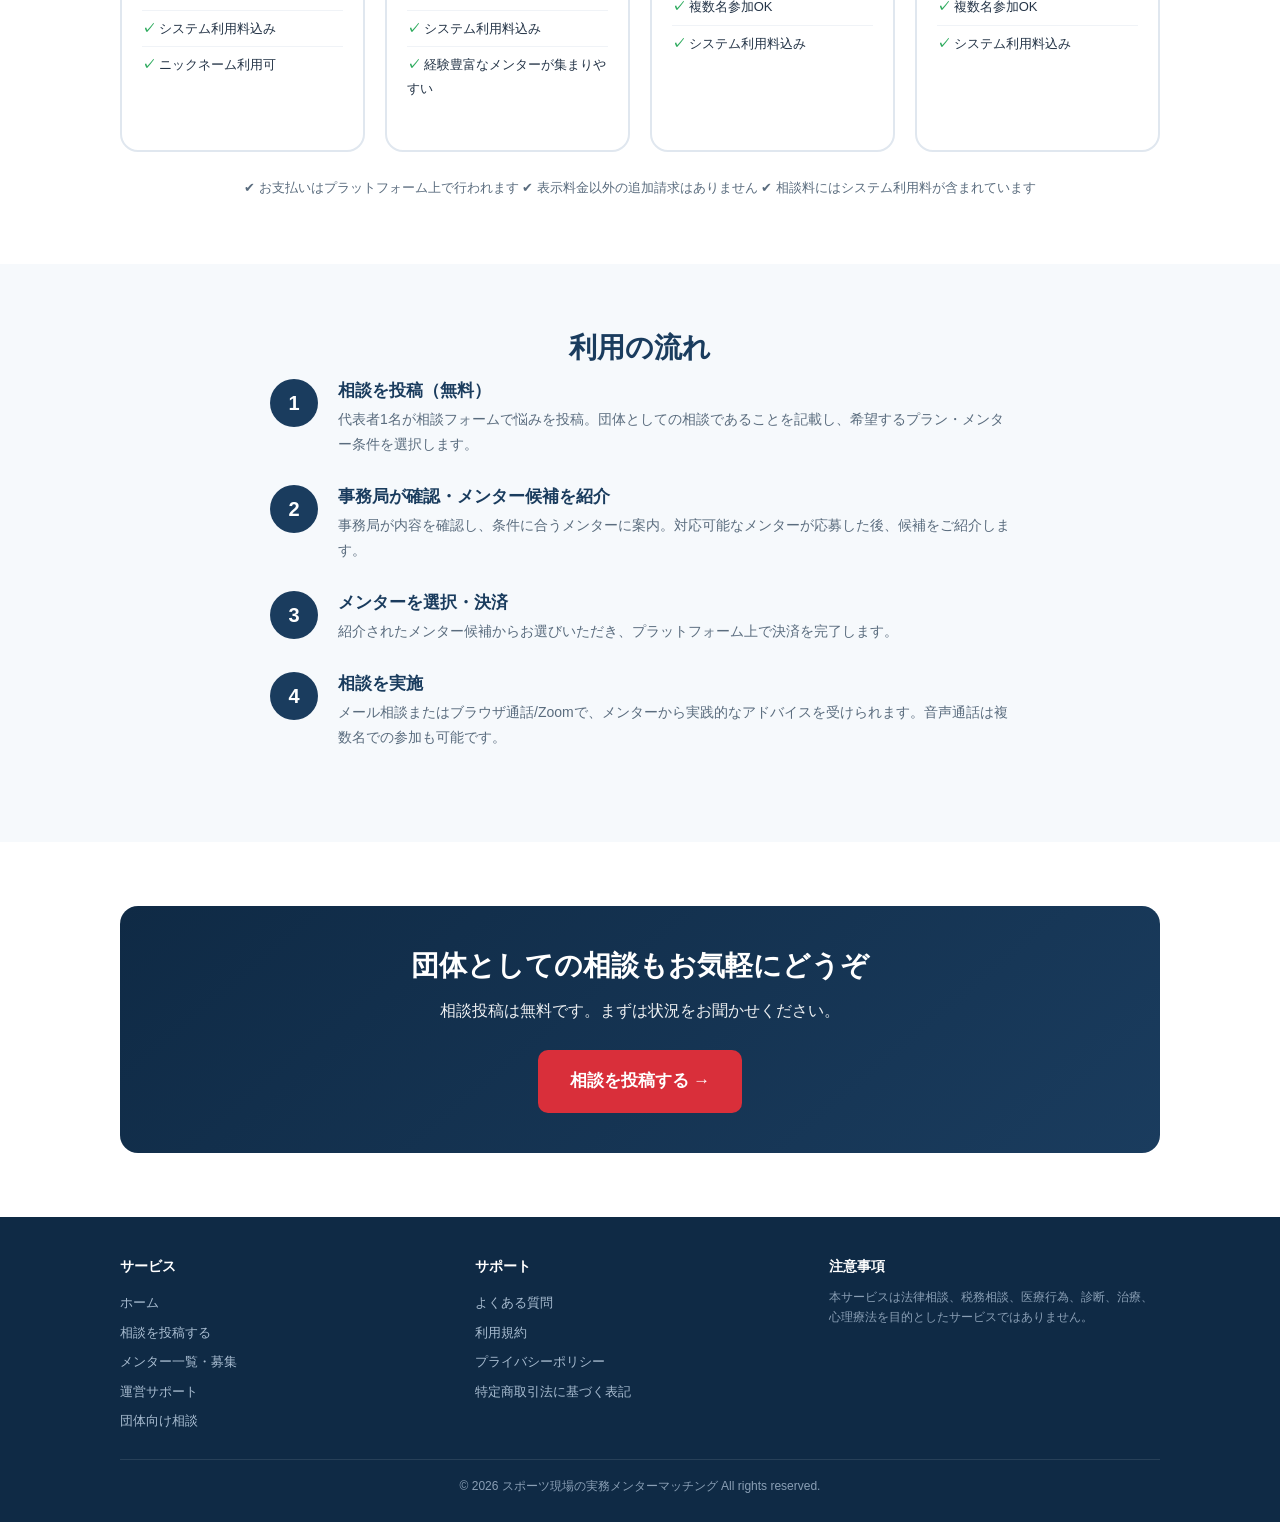
<file: instructor.html>
<!DOCTYPE html>
<html lang="ja">
<head>
  <meta charset="UTF-8">
  <meta name="viewport" content="width=device-width, initial-scale=1">
  <title>学校・チーム・クラブ向け相談｜スポーツ現場の実務メンターマッチング</title>
  <meta name="description" content="学校・チーム・クラブなどの団体向けに、組織運営・保護者対応・チームづくりの相談ができます。相談投稿は無料、4つの固定料金プランから選択。">
  <meta property="og:title" content="学校・チーム・クラブ向け相談｜スポーツ現場の実務メンターマッチング">
  <meta property="og:description" content="団体向け相談もできます。相談投稿は無料。経験豊富なメンターが対応します。">
  <meta property="og:type" content="website">
  <meta property="og:url" content="https://mkzugfel.gensparkspace.com/instructor.html">
  <link rel="canonical" href="https://mkzugfel.gensparkspace.com/instructor.html">
  <link rel="stylesheet" href="css/style.css">
</head>
<body>

  <!-- ========== Header ========== -->
  <header>
    <div class="container nav">
      <a href="index.html" class="brand">スポーツ現場の実務メンターマッチング</a>
      <nav class="nav-links">
        <a href="index.html">ホーム</a>
        <a href="consult.html">相談投稿</a>
        <a href="experts.html">メンター一覧・募集</a>
        <a href="mentoring.html">運営サポート</a>
        <a href="instructor.html">団体向け</a>
        <a href="qa.html">Q&amp;A</a>
        <a href="legal.html">利用規約</a>
        <a class="btn btn-primary btn-sm" href="consult.html">無料で相談投稿</a>
      </nav>
    </div>
  </header>

  <!-- ========== Hero ========== -->
  <section class="hero" style="padding:48px 0 40px;">
    <div class="container">
      <h1 style="font-size:clamp(22px,4vw,34px);">学校・チーム・クラブ向けの相談</h1>
      <p>部活動・クラブチーム・スポーツ団体など、団体としての相談にも対応しています。<br>組織運営、保護者対応、チームづくり、トラブル予防など、団体特有の悩みにメンターが実践的にアドバイスします。</p>
    </div>
  </section>

  <!-- ========== サービス概要 ========== -->
  <section class="section">
    <div class="container">
      <h2>サービス概要</h2>
      <p class="section-lead">チーム・クラブ・学校などの団体向けに、組織の課題についてメンターに相談できます。</p>

      <div class="grid grid-2 mt-3">
        <div class="card">
          <h3>💡 こんな団体におすすめ</h3>
          <ul style="font-size:14px;color:var(--text-light);">
            <li>部活動・クラブチームの指導者グループ</li>
            <li>学校の体育科・部活動顧問チーム</li>
            <li>スポーツ団体の運営スタッフ</li>
            <li>保護者会・後援会の役員</li>
          </ul>
        </div>
        <div class="card">
          <h3>📌 団体相談のポイント</h3>
          <ul style="font-size:14px;color:var(--text-light);">
            <li>代表者1名が相談投稿（無料）</li>
            <li>個人向けと同じ4つの固定料金プランを利用</li>
            <li>音声通話では複数名での参加も可能</li>
            <li>メンターの選択・決済はプラットフォーム上で完結</li>
          </ul>
        </div>
      </div>
    </div>
  </section>

  <!-- ========== 相談できる内容 ========== -->
  <section class="section section-alt">
    <div class="container">
      <h2 class="text-center">相談できる内容</h2>
      <div class="grid grid-4 mt-3">
        <div class="card">
          <span class="card-icon">⚙️</span>
          <h3>組織運営・体制づくり</h3>
          <p>会計処理、スケジュール管理、役割分担、意思決定プロセス、運営体制の構築など。</p>
        </div>
        <div class="card">
          <span class="card-icon">👥</span>
          <h3>保護者対応</h3>
          <p>保護者会の運営、クレーム対応、情報共有の方法、保護者との良好な関係づくりなど。</p>
        </div>
        <div class="card">
          <span class="card-icon">🏆</span>
          <h3>チームビルディング</h3>
          <p>選手育成方針の統一、指導者間の連携、チーム文化の醸成、モチベーション管理など。</p>
        </div>
        <div class="card">
          <span class="card-icon">🛡️</span>
          <h3>トラブル予防・対処</h3>
          <p>部内トラブルの予防策、問題発生時の対応フロー、記録・報告体制の整備など。</p>
        </div>
      </div>
    </div>
  </section>

  <!-- ========== 料金プラン ========== -->
  <section class="section">
    <div class="container">
      <h2 class="text-center">料金プラン</h2>
      <p class="section-lead text-center">団体向け相談も個人向けと同じ固定料金プランをご利用いただけます。料金は完全固定制です。</p>
      <div class="pricing-grid mt-3">
        <div class="pricing-card">
          <div class="plan-type">メール相談</div>
          <div class="plan-name">プランA</div>
          <div class="plan-price">5,000<span>円（税込）</span></div>
          <div class="plan-note">質問400字以内 / 回答400字以内 / 1往復</div>
          <ul>
            <li>メールで質問・回答</li>
            <li>システム利用料込み</li>
            <li>ニックネーム利用可</li>
          </ul>
        </div>
        <div class="pricing-card">
          <div class="plan-type">メール相談</div>
          <div class="plan-name">プランB</div>
          <div class="plan-price">10,000<span>円（税込）</span></div>
          <div class="plan-note">質問400字以内 / 回答400字以内 / 1往復</div>
          <ul>
            <li>メールで質問・回答</li>
            <li>システム利用料込み</li>
            <li>経験豊富なメンターが集まりやすい</li>
          </ul>
        </div>
        <div class="pricing-card">
          <div class="plan-type">音声通話</div>
          <div class="plan-name">プランC（30分）</div>
          <div class="plan-price">12,000<span>円（税込）</span></div>
          <div class="plan-note">ブラウザ通話 / Zoom・30分</div>
          <ul>
            <li>リアルタイム音声相談</li>
            <li>複数名参加OK</li>
            <li>システム利用料込み</li>
          </ul>
        </div>
        <div class="pricing-card">
          <div class="plan-type">音声通話</div>
          <div class="plan-name">プランD（60分）</div>
          <div class="plan-price">20,000<span>円（税込）</span></div>
          <div class="plan-note">ブラウザ通話 / Zoom・60分</div>
          <ul>
            <li>じっくり音声相談</li>
            <li>複数名参加OK</li>
            <li>システム利用料込み</li>
          </ul>
        </div>
      </div>
      <p class="text-center text-small text-light mt-3">✔ お支払いはプラットフォーム上で行われます ✔ 表示料金以外の追加請求はありません ✔ 相談料にはシステム利用料が含まれています</p>
    </div>
  </section>

  <!-- ========== 利用の流れ ========== -->
  <section class="section section-alt">
    <div class="container">
      <h2 class="text-center">利用の流れ</h2>
      <div class="container-narrow mt-3" style="margin:0 auto;">
        <div class="steps">
          <div class="step-item">
            <div class="step-number">1</div>
            <div class="step-content">
              <h3>相談を投稿（無料）</h3>
              <p>代表者1名が相談フォームで悩みを投稿。団体としての相談であることを記載し、希望するプラン・メンター条件を選択します。</p>
            </div>
          </div>
          <div class="step-item">
            <div class="step-number">2</div>
            <div class="step-content">
              <h3>事務局が確認・メンター候補を紹介</h3>
              <p>事務局が内容を確認し、条件に合うメンターに案内。対応可能なメンターが応募した後、候補をご紹介します。</p>
            </div>
          </div>
          <div class="step-item">
            <div class="step-number">3</div>
            <div class="step-content">
              <h3>メンターを選択・決済</h3>
              <p>紹介されたメンター候補からお選びいただき、プラットフォーム上で決済を完了します。</p>
            </div>
          </div>
          <div class="step-item">
            <div class="step-number">4</div>
            <div class="step-content">
              <h3>相談を実施</h3>
              <p>メール相談またはブラウザ通話/Zoomで、メンターから実践的なアドバイスを受けられます。音声通話は複数名での参加も可能です。</p>
            </div>
          </div>
        </div>
      </div>
    </div>
  </section>

  <!-- ========== CTA ========== -->
  <section class="section">
    <div class="container">
      <div class="cta-box">
        <h2>団体としての相談もお気軽にどうぞ</h2>
        <p>相談投稿は無料です。まずは状況をお聞かせください。</p>
        <a class="btn btn-primary btn-lg" href="consult.html">相談を投稿する →</a>
      </div>
    </div>
  </section>

  <!-- ========== Footer ========== -->
  <footer>
    <div class="container">
      <div class="footer-grid">
        <div class="footer-col">
          <h4>サービス</h4>
          <a href="index.html">ホーム</a>
          <a href="consult.html">相談を投稿する</a>
          <a href="experts.html">メンター一覧・募集</a>
          <a href="mentoring.html">運営サポート</a>
          <a href="instructor.html">団体向け相談</a>
        </div>
        <div class="footer-col">
          <h4>サポート</h4>
          <a href="qa.html">よくある質問</a>
          <a href="legal.html">利用規約</a>
          <a href="legal.html#privacy">プライバシーポリシー</a>
          <a href="legal.html#tokusho">特定商取引法に基づく表記</a>
        </div>
        <div class="footer-col">
          <h4>注意事項</h4>
          <p style="font-size:12px;color:#8a9fb5;line-height:1.6;">本サービスは法律相談、税務相談、医療行為、診断、治療、心理療法を目的としたサービスではありません。</p>
        </div>
      </div>
      <div class="footer-bottom">
        <p>&copy; 2026 スポーツ現場の実務メンターマッチング All rights reserved.</p>
      </div>
    </div>
  </footer>

</body>
</html>
</file>
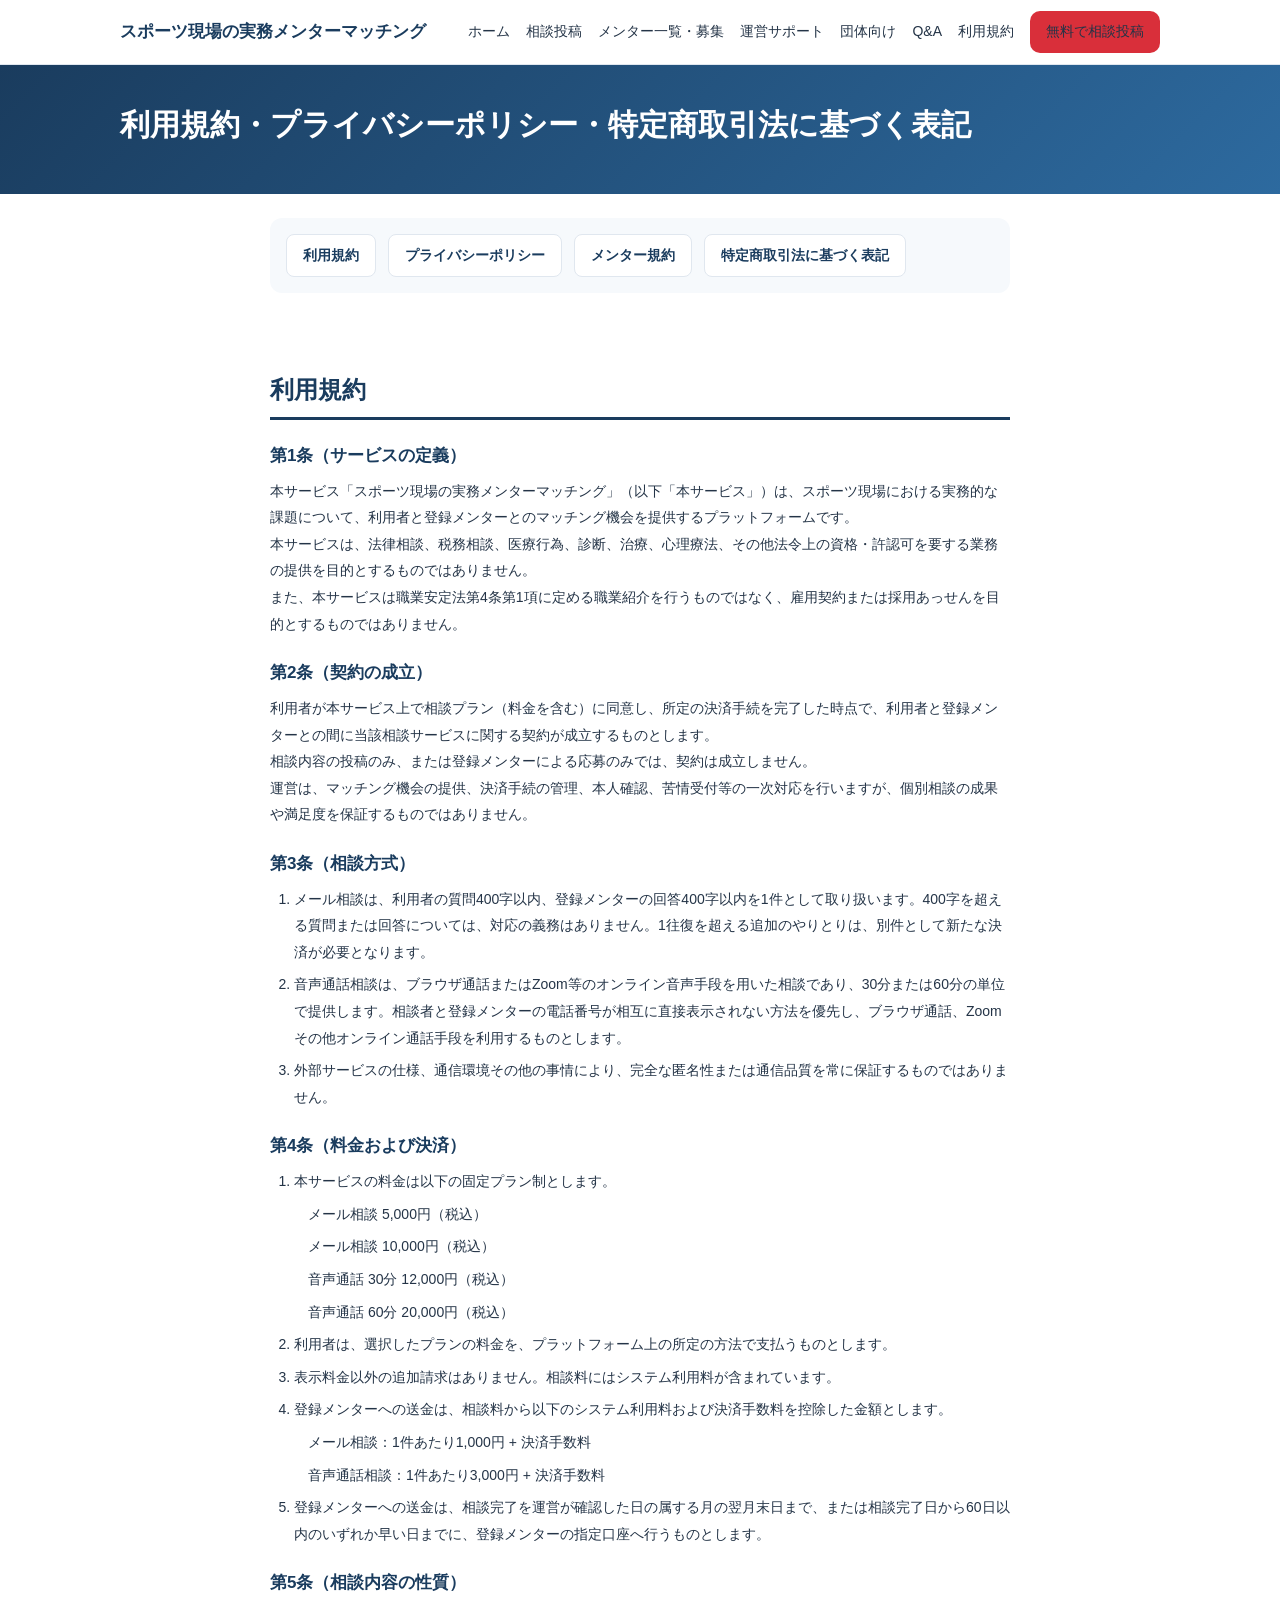
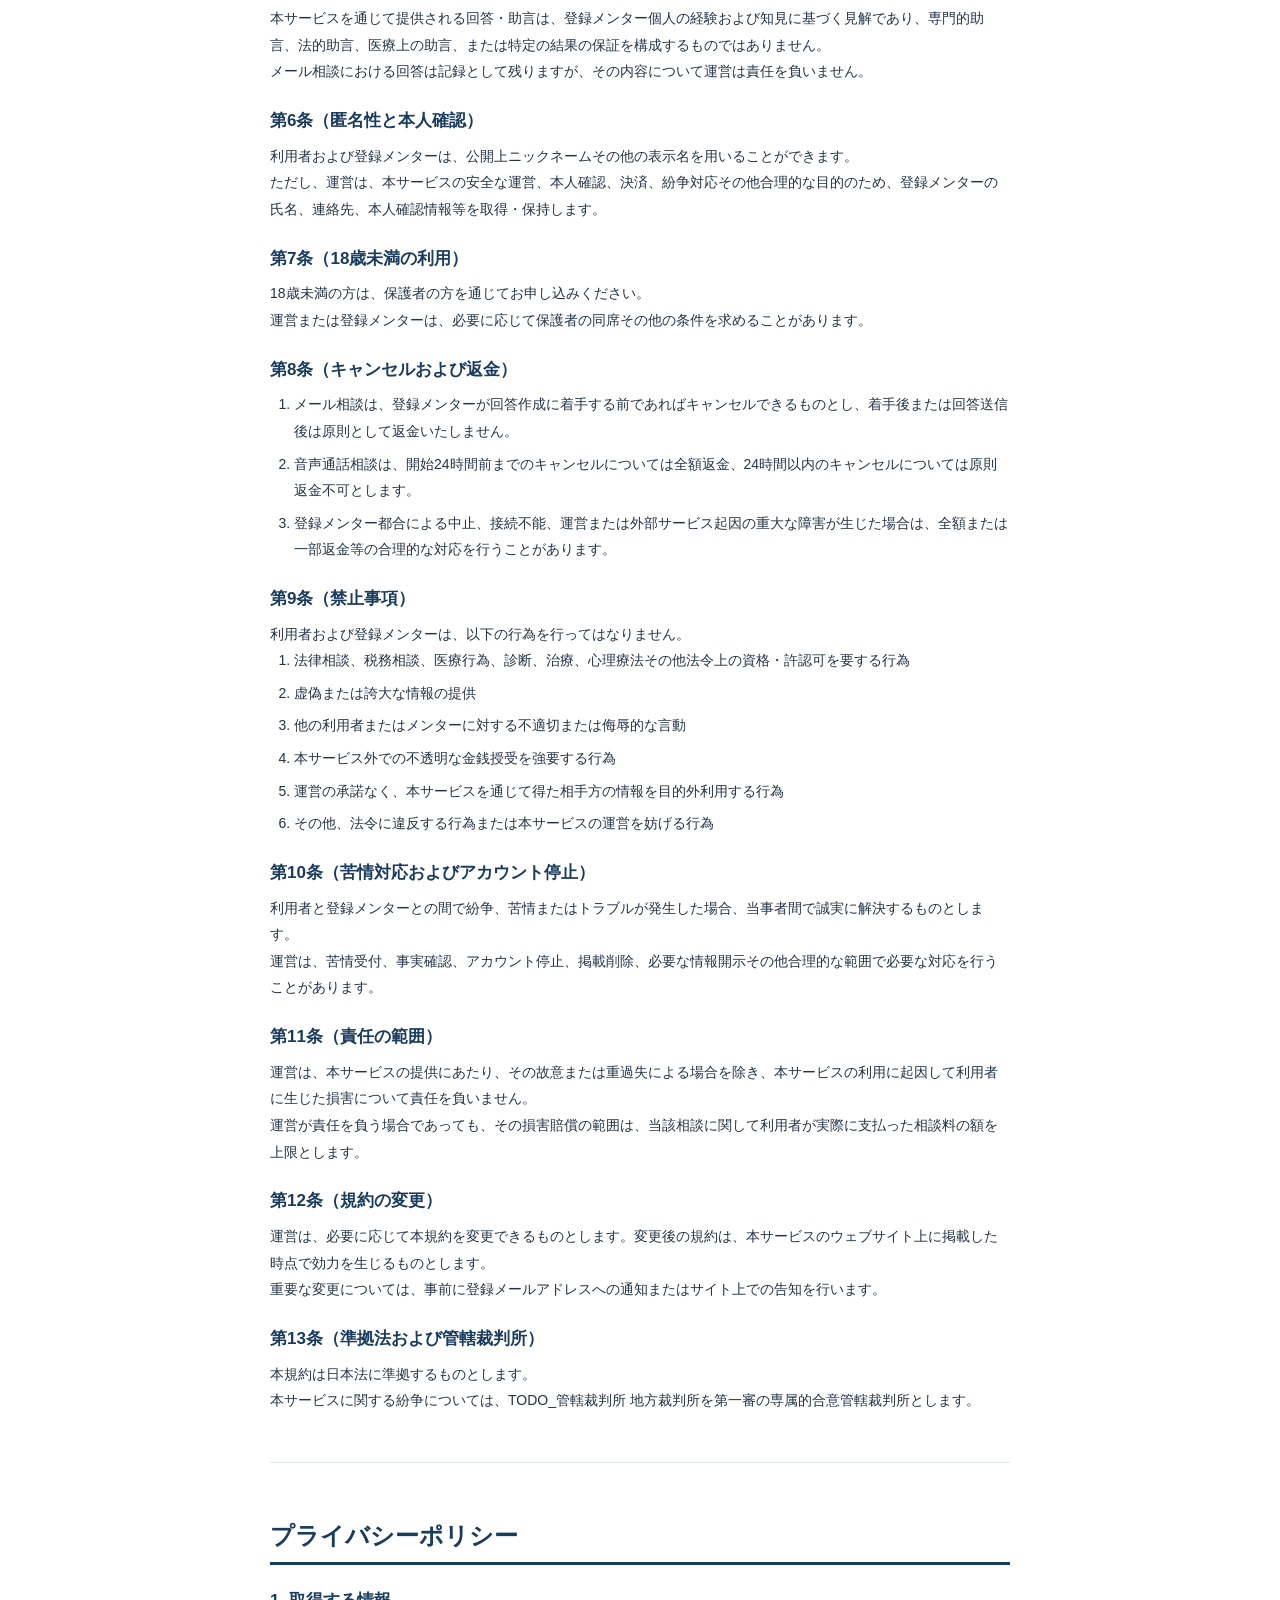
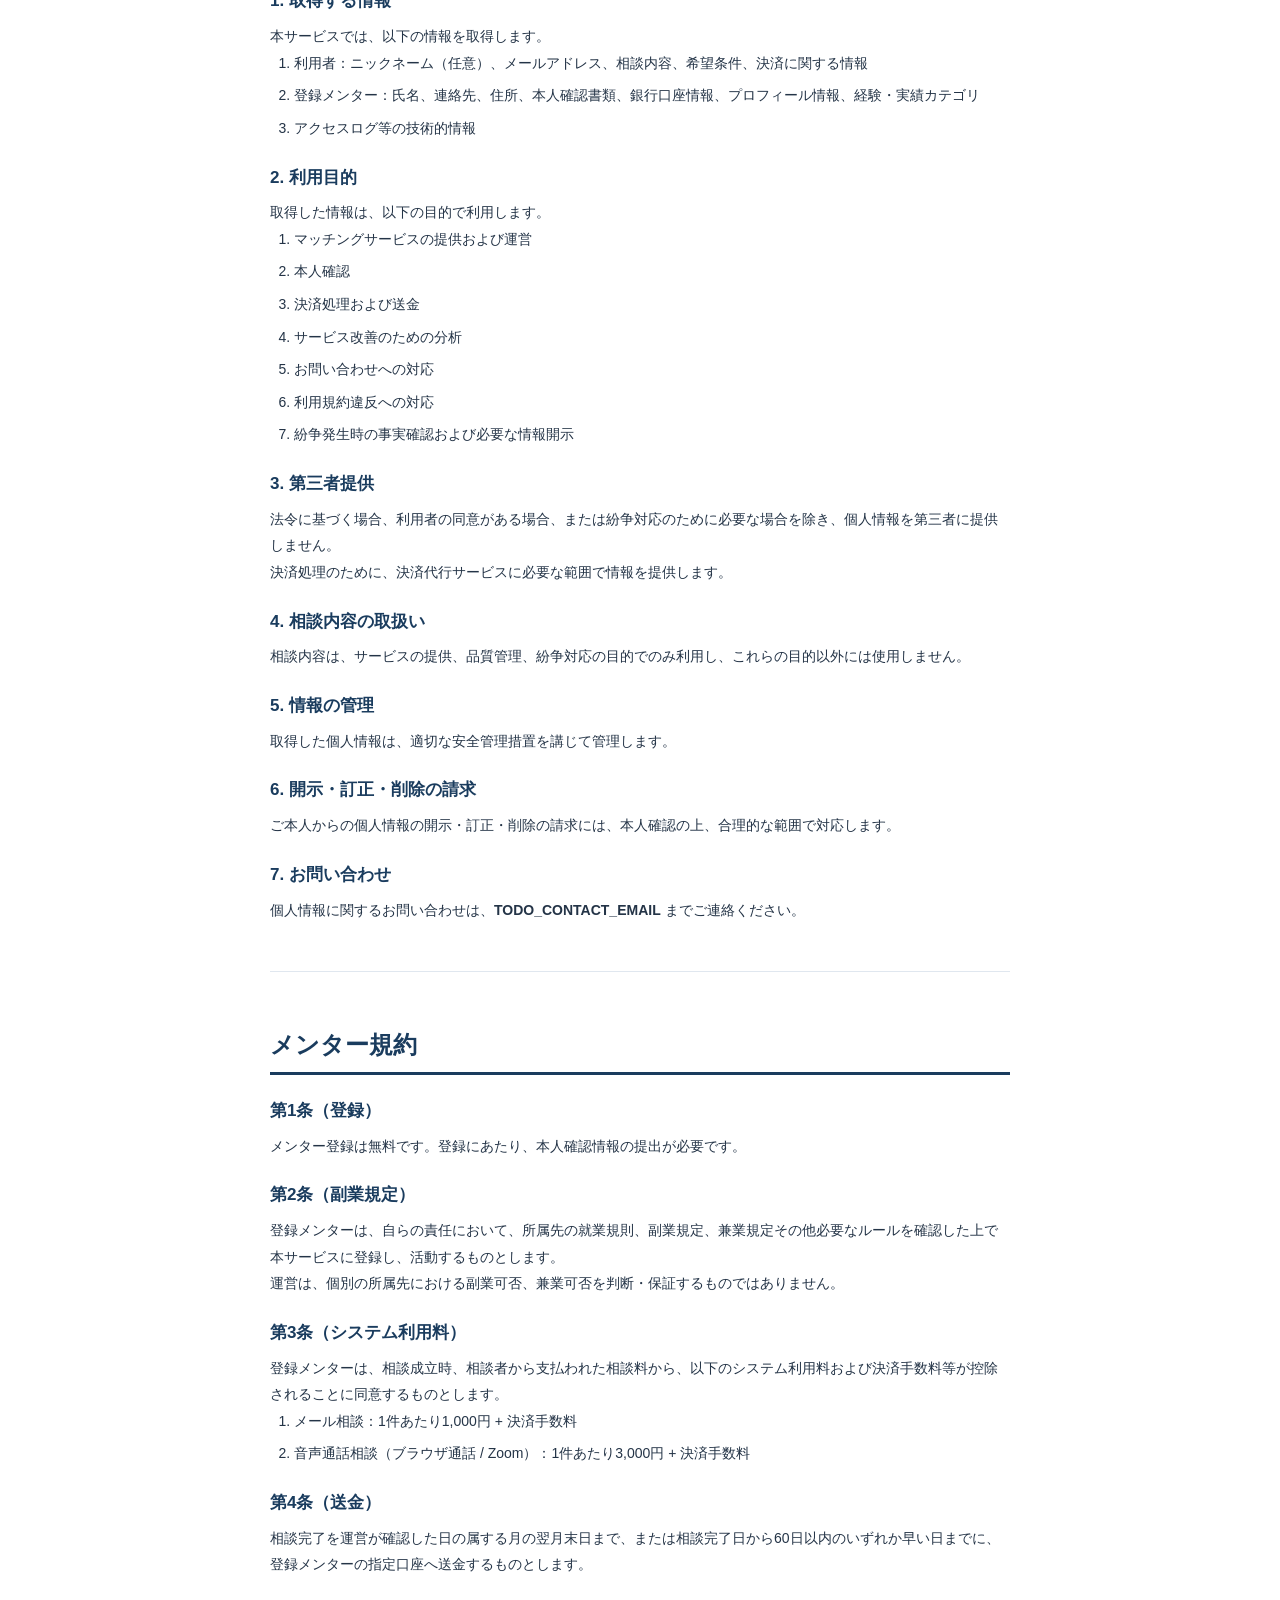
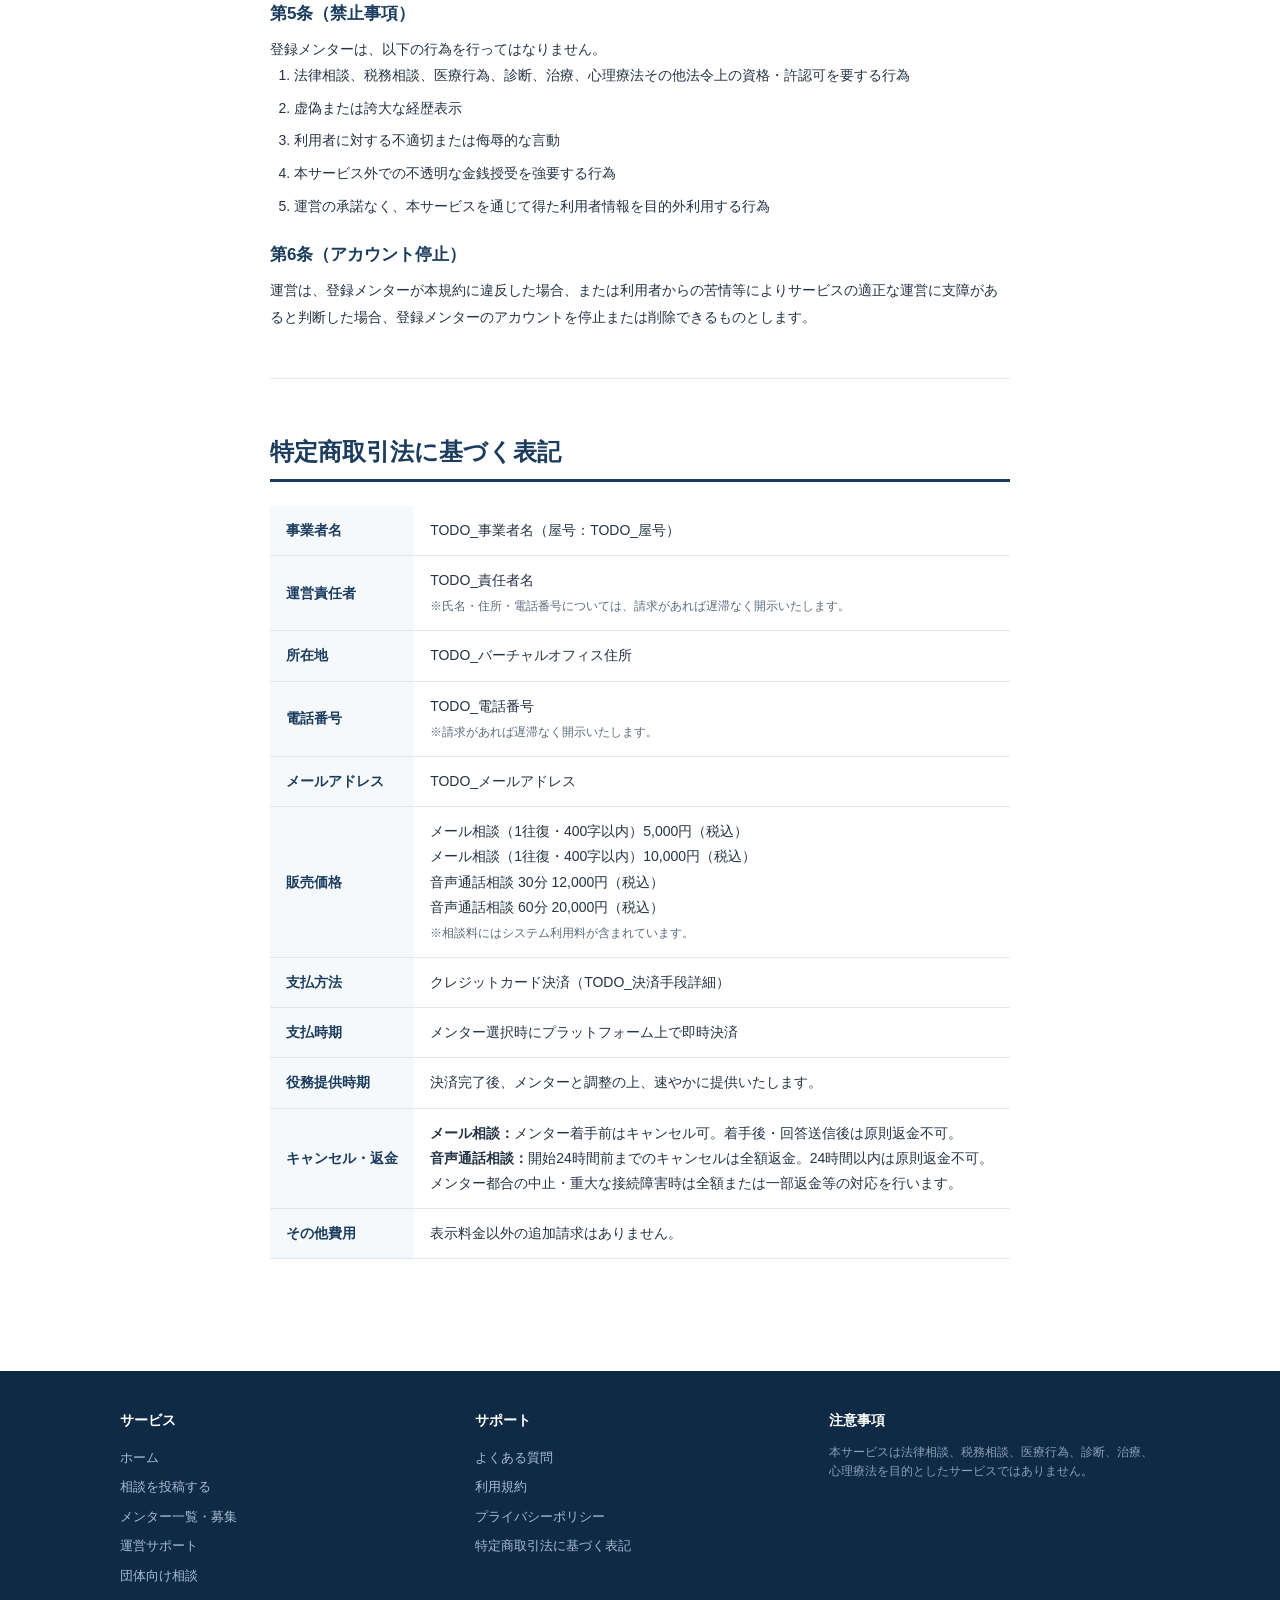
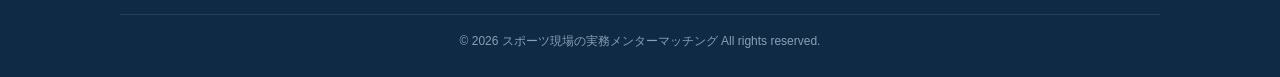
<file: legal.html>
<!DOCTYPE html>
<html lang="ja">
<head>
  <meta charset="UTF-8">
  <meta name="viewport" content="width=device-width, initial-scale=1">
  <title>利用規約・プライバシーポリシー・特定商取引法に基づく表記｜スポーツ現場の実務メンターマッチング</title>
  <meta name="description" content="スポーツ現場の実務メンターマッチングの利用規約、プライバシーポリシー、メンター規約、特定商取引法に基づく表記。">
  <meta property="og:title" content="利用規約・プライバシーポリシー・特定商取引法に基づく表記">
  <meta property="og:type" content="website">
  <meta property="og:url" content="https://mkzugfel.gensparkspace.com/legal.html">
  <link rel="canonical" href="https://mkzugfel.gensparkspace.com/legal.html">
  <link rel="stylesheet" href="css/style.css">
</head>
<body>

  <!-- ========== Header ========== -->
  <header>
    <div class="container nav">
      <a href="index.html" class="brand">スポーツ現場の実務メンターマッチング</a>
      <nav class="nav-links">
        <a href="index.html">ホーム</a>
        <a href="consult.html">相談投稿</a>
        <a href="experts.html">メンター一覧・募集</a>
        <a href="mentoring.html">運営サポート</a>
        <a href="instructor.html">団体向け</a>
        <a href="qa.html">Q&amp;A</a>
        <a href="legal.html">利用規約</a>
        <a class="btn btn-primary btn-sm" href="consult.html">無料で相談投稿</a>
      </nav>
    </div>
  </header>

  <!-- ========== Hero ========== -->
  <section class="hero" style="padding:40px 0 32px;">
    <div class="container">
      <h1 style="font-size:clamp(20px,3.5vw,30px);">利用規約・プライバシーポリシー・特定商取引法に基づく表記</h1>
    </div>
  </section>

  <!-- ========== ページ内ナビ ========== -->
  <section class="section" style="padding:24px 0;">
    <div class="container-narrow">
      <div class="legal-nav">
        <a href="#terms">利用規約</a>
        <a href="#privacy">プライバシーポリシー</a>
        <a href="#mentor-terms">メンター規約</a>
        <a href="#tokusho">特定商取引法に基づく表記</a>
      </div>
    </div>
  </section>

  <!-- ========== 利用規約 ========== -->
  <section class="section" style="padding-top:0;">
    <div class="container-narrow">

      <div class="legal-section" id="terms">
        <h2>利用規約</h2>

        <h3>第1条（サービスの定義）</h3>
        <p>本サービス「スポーツ現場の実務メンターマッチング」（以下「本サービス」）は、スポーツ現場における実務的な課題について、利用者と登録メンターとのマッチング機会を提供するプラットフォームです。</p>
        <p>本サービスは、法律相談、税務相談、医療行為、診断、治療、心理療法、その他法令上の資格・許認可を要する業務の提供を目的とするものではありません。</p>
        <p>また、本サービスは職業安定法第4条第1項に定める職業紹介を行うものではなく、雇用契約または採用あっせんを目的とするものではありません。</p>

        <h3>第2条（契約の成立）</h3>
        <p>利用者が本サービス上で相談プラン（料金を含む）に同意し、所定の決済手続を完了した時点で、利用者と登録メンターとの間に当該相談サービスに関する契約が成立するものとします。</p>
        <p>相談内容の投稿のみ、または登録メンターによる応募のみでは、契約は成立しません。</p>
        <p>運営は、マッチング機会の提供、決済手続の管理、本人確認、苦情受付等の一次対応を行いますが、個別相談の成果や満足度を保証するものではありません。</p>

        <h3>第3条（相談方式）</h3>
        <ol>
          <li>メール相談は、利用者の質問400字以内、登録メンターの回答400字以内を1件として取り扱います。400字を超える質問または回答については、対応の義務はありません。1往復を超える追加のやりとりは、別件として新たな決済が必要となります。</li>
          <li>音声通話相談は、ブラウザ通話またはZoom等のオンライン音声手段を用いた相談であり、30分または60分の単位で提供します。相談者と登録メンターの電話番号が相互に直接表示されない方法を優先し、ブラウザ通話、Zoomその他オンライン通話手段を利用するものとします。</li>
          <li>外部サービスの仕様、通信環境その他の事情により、完全な匿名性または通信品質を常に保証するものではありません。</li>
        </ol>

        <h3>第4条（料金および決済）</h3>
        <ol>
          <li>本サービスの料金は以下の固定プラン制とします。
            <ul style="list-style:none;padding-left:1em;margin-top:6px;">
              <li>メール相談 5,000円（税込）</li>
              <li>メール相談 10,000円（税込）</li>
              <li>音声通話 30分 12,000円（税込）</li>
              <li>音声通話 60分 20,000円（税込）</li>
            </ul>
          </li>
          <li>利用者は、選択したプランの料金を、プラットフォーム上の所定の方法で支払うものとします。</li>
          <li>表示料金以外の追加請求はありません。相談料にはシステム利用料が含まれています。</li>
          <li>登録メンターへの送金は、相談料から以下のシステム利用料および決済手数料を控除した金額とします。
            <ul style="list-style:none;padding-left:1em;margin-top:6px;">
              <li>メール相談：1件あたり1,000円 + 決済手数料</li>
              <li>音声通話相談：1件あたり3,000円 + 決済手数料</li>
            </ul>
          </li>
          <li>登録メンターへの送金は、相談完了を運営が確認した日の属する月の翌月末日まで、または相談完了日から60日以内のいずれか早い日までに、登録メンターの指定口座へ行うものとします。</li>
        </ol>

        <h3>第5条（相談内容の性質）</h3>
        <p>本サービスを通じて提供される回答・助言は、登録メンター個人の経験および知見に基づく見解であり、専門的助言、法的助言、医療上の助言、または特定の結果の保証を構成するものではありません。</p>
        <p>メール相談における回答は記録として残りますが、その内容について運営は責任を負いません。</p>

        <h3>第6条（匿名性と本人確認）</h3>
        <p>利用者および登録メンターは、公開上ニックネームその他の表示名を用いることができます。</p>
        <p>ただし、運営は、本サービスの安全な運営、本人確認、決済、紛争対応その他合理的な目的のため、登録メンターの氏名、連絡先、本人確認情報等を取得・保持します。</p>

        <h3>第7条（18歳未満の利用）</h3>
        <p>18歳未満の方は、保護者の方を通じてお申し込みください。</p>
        <p>運営または登録メンターは、必要に応じて保護者の同席その他の条件を求めることがあります。</p>

        <h3>第8条（キャンセルおよび返金）</h3>
        <ol>
          <li>メール相談は、登録メンターが回答作成に着手する前であればキャンセルできるものとし、着手後または回答送信後は原則として返金いたしません。</li>
          <li>音声通話相談は、開始24時間前までのキャンセルについては全額返金、24時間以内のキャンセルについては原則返金不可とします。</li>
          <li>登録メンター都合による中止、接続不能、運営または外部サービス起因の重大な障害が生じた場合は、全額または一部返金等の合理的な対応を行うことがあります。</li>
        </ol>

        <h3>第9条（禁止事項）</h3>
        <p>利用者および登録メンターは、以下の行為を行ってはなりません。</p>
        <ol>
          <li>法律相談、税務相談、医療行為、診断、治療、心理療法その他法令上の資格・許認可を要する行為</li>
          <li>虚偽または誇大な情報の提供</li>
          <li>他の利用者またはメンターに対する不適切または侮辱的な言動</li>
          <li>本サービス外での不透明な金銭授受を強要する行為</li>
          <li>運営の承諾なく、本サービスを通じて得た相手方の情報を目的外利用する行為</li>
          <li>その他、法令に違反する行為または本サービスの運営を妨げる行為</li>
        </ol>

        <h3>第10条（苦情対応およびアカウント停止）</h3>
        <p>利用者と登録メンターとの間で紛争、苦情またはトラブルが発生した場合、当事者間で誠実に解決するものとします。</p>
        <p>運営は、苦情受付、事実確認、アカウント停止、掲載削除、必要な情報開示その他合理的な範囲で必要な対応を行うことがあります。</p>

        <h3>第11条（責任の範囲）</h3>
        <p>運営は、本サービスの提供にあたり、その故意または重過失による場合を除き、本サービスの利用に起因して利用者に生じた損害について責任を負いません。</p>
        <p>運営が責任を負う場合であっても、その損害賠償の範囲は、当該相談に関して利用者が実際に支払った相談料の額を上限とします。</p>

        <h3>第12条（規約の変更）</h3>
        <p>運営は、必要に応じて本規約を変更できるものとします。変更後の規約は、本サービスのウェブサイト上に掲載した時点で効力を生じるものとします。</p>
        <p>重要な変更については、事前に登録メールアドレスへの通知またはサイト上での告知を行います。</p>

        <h3>第13条（準拠法および管轄裁判所）</h3>
        <p>本規約は日本法に準拠するものとします。</p>
        <p>本サービスに関する紛争については、TODO_管轄裁判所 地方裁判所を第一審の専属的合意管轄裁判所とします。</p>
      </div>

      <hr class="divider">

      <!-- ========== プライバシーポリシー ========== -->
      <div class="legal-section" id="privacy">
        <h2>プライバシーポリシー</h2>

        <h3>1. 取得する情報</h3>
        <p>本サービスでは、以下の情報を取得します。</p>
        <ol>
          <li>利用者：ニックネーム（任意）、メールアドレス、相談内容、希望条件、決済に関する情報</li>
          <li>登録メンター：氏名、連絡先、住所、本人確認書類、銀行口座情報、プロフィール情報、経験・実績カテゴリ</li>
          <li>アクセスログ等の技術的情報</li>
        </ol>

        <h3>2. 利用目的</h3>
        <p>取得した情報は、以下の目的で利用します。</p>
        <ol>
          <li>マッチングサービスの提供および運営</li>
          <li>本人確認</li>
          <li>決済処理および送金</li>
          <li>サービス改善のための分析</li>
          <li>お問い合わせへの対応</li>
          <li>利用規約違反への対応</li>
          <li>紛争発生時の事実確認および必要な情報開示</li>
        </ol>

        <h3>3. 第三者提供</h3>
        <p>法令に基づく場合、利用者の同意がある場合、または紛争対応のために必要な場合を除き、個人情報を第三者に提供しません。</p>
        <p>決済処理のために、決済代行サービスに必要な範囲で情報を提供します。</p>

        <h3>4. 相談内容の取扱い</h3>
        <p>相談内容は、サービスの提供、品質管理、紛争対応の目的でのみ利用し、これらの目的以外には使用しません。</p>

        <h3>5. 情報の管理</h3>
        <p>取得した個人情報は、適切な安全管理措置を講じて管理します。</p>

        <h3>6. 開示・訂正・削除の請求</h3>
        <p>ご本人からの個人情報の開示・訂正・削除の請求には、本人確認の上、合理的な範囲で対応します。</p>

        <h3>7. お問い合わせ</h3>
        <p>個人情報に関するお問い合わせは、<strong>TODO_CONTACT_EMAIL</strong> までご連絡ください。</p>
      </div>

      <hr class="divider">

      <!-- ========== メンター規約 ========== -->
      <div class="legal-section" id="mentor-terms">
        <h2>メンター規約</h2>

        <h3>第1条（登録）</h3>
        <p>メンター登録は無料です。登録にあたり、本人確認情報の提出が必要です。</p>

        <h3>第2条（副業規定）</h3>
        <p>登録メンターは、自らの責任において、所属先の就業規則、副業規定、兼業規定その他必要なルールを確認した上で本サービスに登録し、活動するものとします。</p>
        <p>運営は、個別の所属先における副業可否、兼業可否を判断・保証するものではありません。</p>

        <h3>第3条（システム利用料）</h3>
        <p>登録メンターは、相談成立時、相談者から支払われた相談料から、以下のシステム利用料および決済手数料等が控除されることに同意するものとします。</p>
        <ol>
          <li>メール相談：1件あたり1,000円 + 決済手数料</li>
          <li>音声通話相談（ブラウザ通話 / Zoom）：1件あたり3,000円 + 決済手数料</li>
        </ol>

        <h3>第4条（送金）</h3>
        <p>相談完了を運営が確認した日の属する月の翌月末日まで、または相談完了日から60日以内のいずれか早い日までに、登録メンターの指定口座へ送金するものとします。</p>

        <h3>第5条（禁止事項）</h3>
        <p>登録メンターは、以下の行為を行ってはなりません。</p>
        <ol>
          <li>法律相談、税務相談、医療行為、診断、治療、心理療法その他法令上の資格・許認可を要する行為</li>
          <li>虚偽または誇大な経歴表示</li>
          <li>利用者に対する不適切または侮辱的な言動</li>
          <li>本サービス外での不透明な金銭授受を強要する行為</li>
          <li>運営の承諾なく、本サービスを通じて得た利用者情報を目的外利用する行為</li>
        </ol>

        <h3>第6条（アカウント停止）</h3>
        <p>運営は、登録メンターが本規約に違反した場合、または利用者からの苦情等によりサービスの適正な運営に支障があると判断した場合、登録メンターのアカウントを停止または削除できるものとします。</p>
      </div>

      <hr class="divider">

      <!-- ========== 特定商取引法に基づく表記 ========== -->
      <div class="legal-section" id="tokusho">
        <h2>特定商取引法に基づく表記</h2>

        <div class="table-wrap">
          <table>
            <tbody>
              <tr>
                <th>事業者名</th>
                <td>TODO_事業者名（屋号：TODO_屋号）</td>
              </tr>
              <tr>
                <th>運営責任者</th>
                <td>TODO_責任者名<br><span class="text-xs text-light">※氏名・住所・電話番号については、請求があれば遅滞なく開示いたします。</span></td>
              </tr>
              <tr>
                <th>所在地</th>
                <td>TODO_バーチャルオフィス住所</td>
              </tr>
              <tr>
                <th>電話番号</th>
                <td>TODO_電話番号<br><span class="text-xs text-light">※請求があれば遅滞なく開示いたします。</span></td>
              </tr>
              <tr>
                <th>メールアドレス</th>
                <td>TODO_メールアドレス</td>
              </tr>
              <tr>
                <th>販売価格</th>
                <td>
                  メール相談（1往復・400字以内）5,000円（税込）<br>
                  メール相談（1往復・400字以内）10,000円（税込）<br>
                  音声通話相談 30分 12,000円（税込）<br>
                  音声通話相談 60分 20,000円（税込）<br>
                  <span class="text-xs text-light">※相談料にはシステム利用料が含まれています。</span>
                </td>
              </tr>
              <tr>
                <th>支払方法</th>
                <td>クレジットカード決済（TODO_決済手段詳細）</td>
              </tr>
              <tr>
                <th>支払時期</th>
                <td>メンター選択時にプラットフォーム上で即時決済</td>
              </tr>
              <tr>
                <th>役務提供時期</th>
                <td>決済完了後、メンターと調整の上、速やかに提供いたします。</td>
              </tr>
              <tr>
                <th>キャンセル・返金</th>
                <td>
                  <strong>メール相談：</strong>メンター着手前はキャンセル可。着手後・回答送信後は原則返金不可。<br>
                  <strong>音声通話相談：</strong>開始24時間前までのキャンセルは全額返金。24時間以内は原則返金不可。<br>
                  メンター都合の中止・重大な接続障害時は全額または一部返金等の対応を行います。
                </td>
              </tr>
              <tr>
                <th>その他費用</th>
                <td>表示料金以外の追加請求はありません。</td>
              </tr>
            </tbody>
          </table>
        </div>
      </div>

    </div>
  </section>

  <!-- ========== Footer ========== -->
  <footer>
    <div class="container">
      <div class="footer-grid">
        <div class="footer-col">
          <h4>サービス</h4>
          <a href="index.html">ホーム</a>
          <a href="consult.html">相談を投稿する</a>
          <a href="experts.html">メンター一覧・募集</a>
          <a href="mentoring.html">運営サポート</a>
          <a href="instructor.html">団体向け相談</a>
        </div>
        <div class="footer-col">
          <h4>サポート</h4>
          <a href="qa.html">よくある質問</a>
          <a href="legal.html">利用規約</a>
          <a href="legal.html#privacy">プライバシーポリシー</a>
          <a href="legal.html#tokusho">特定商取引法に基づく表記</a>
        </div>
        <div class="footer-col">
          <h4>注意事項</h4>
          <p style="font-size:12px;color:#8a9fb5;line-height:1.6;">本サービスは法律相談、税務相談、医療行為、診断、治療、心理療法を目的としたサービスではありません。</p>
        </div>
      </div>
      <div class="footer-bottom">
        <p>&copy; 2026 スポーツ現場の実務メンターマッチング All rights reserved.</p>
      </div>
    </div>
  </footer>

</body>
</html>
</file>
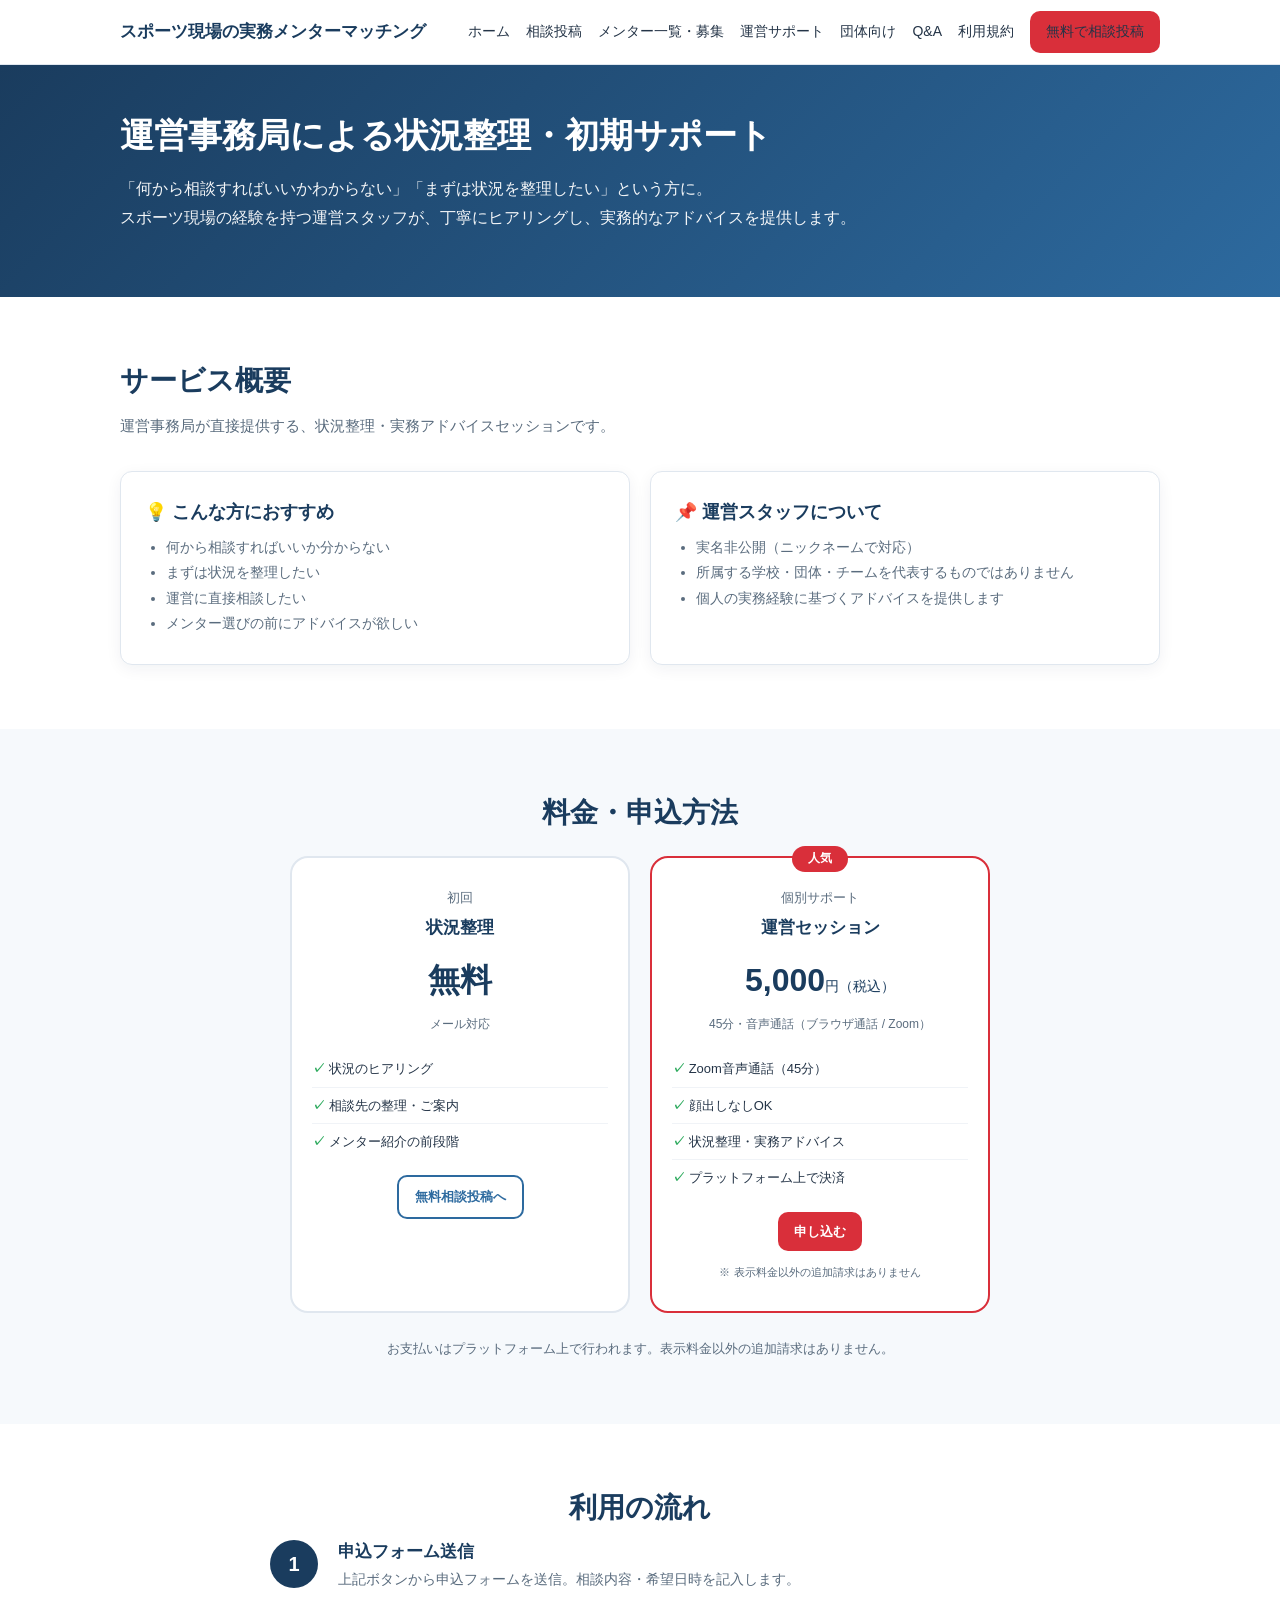
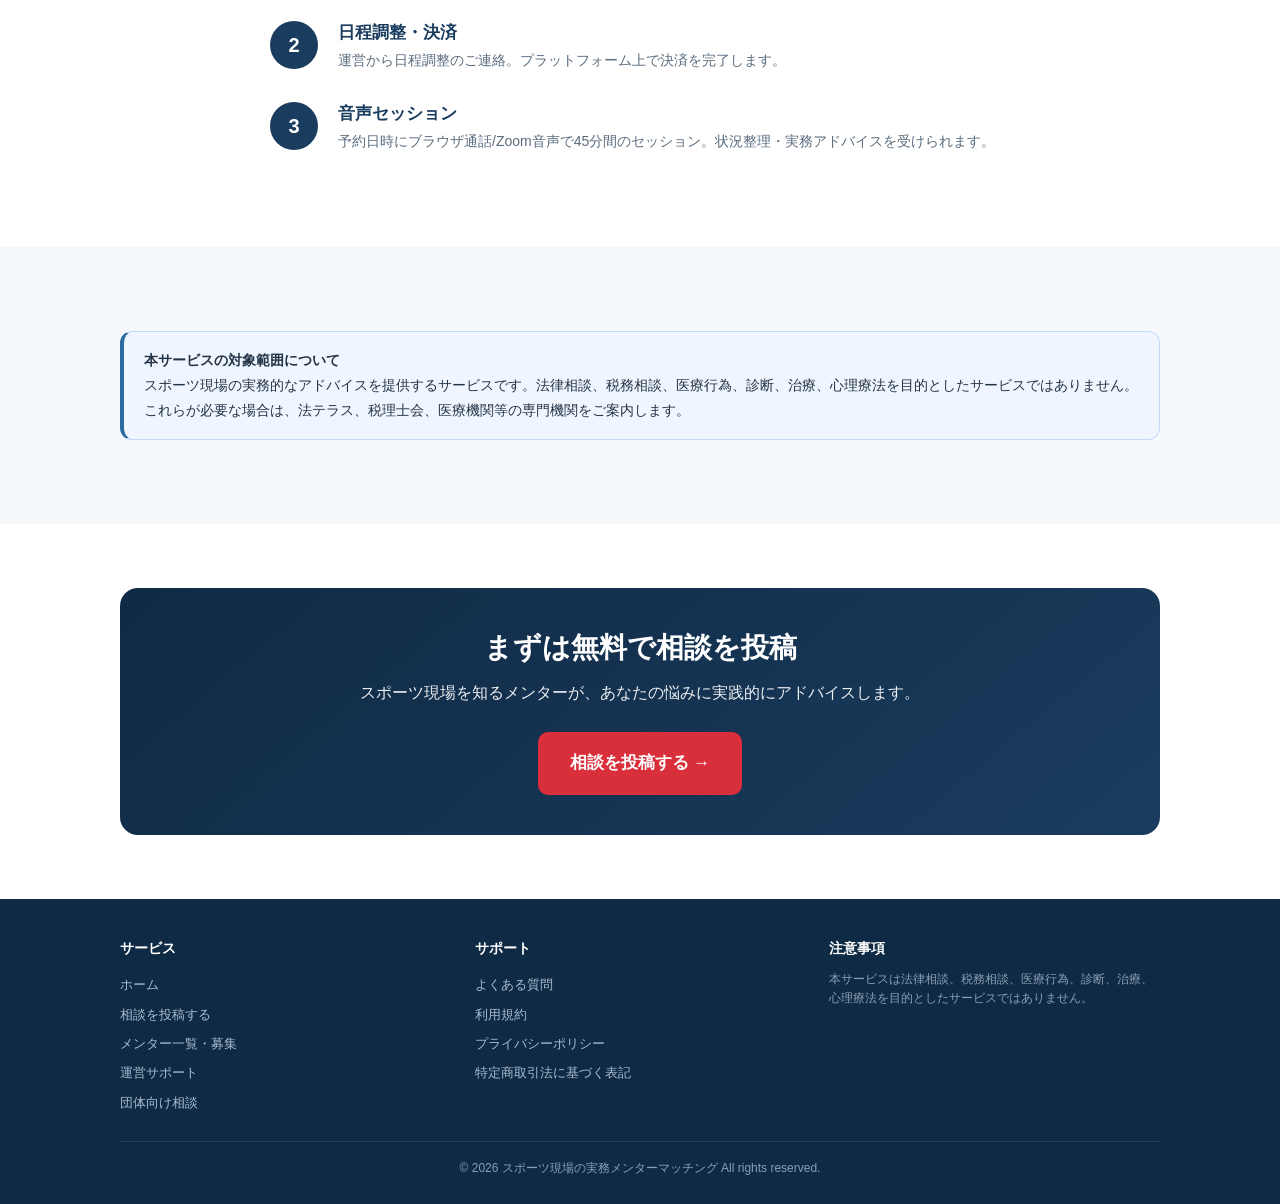
<file: mentoring.html>
<!DOCTYPE html>
<html lang="ja">
<head>
  <meta charset="UTF-8">
  <meta name="viewport" content="width=device-width, initial-scale=1">
  <title>運営事務局サポート｜スポーツ現場の実務メンターマッチング</title>
  <meta name="description" content="運営事務局が直接提供する状況整理・初期サポート。何から相談すればいいかわからない方に。初回状況整理は無料、個別サポート45分5,000円。">
  <meta property="og:title" content="運営事務局サポート｜スポーツ現場の実務メンターマッチング">
  <meta property="og:description" content="運営事務局による状況整理・初期サポート。初回状況整理は無料です。">
  <meta property="og:type" content="website">
  <meta property="og:url" content="https://mkzugfel.gensparkspace.com/mentoring.html">
  <link rel="canonical" href="https://mkzugfel.gensparkspace.com/mentoring.html">
  <link rel="stylesheet" href="css/style.css">
</head>
<body>

  <!-- ========== Header ========== -->
  <header>
    <div class="container nav">
      <a href="index.html" class="brand">スポーツ現場の実務メンターマッチング</a>
      <nav class="nav-links">
        <a href="index.html">ホーム</a>
        <a href="consult.html">相談投稿</a>
        <a href="experts.html">メンター一覧・募集</a>
        <a href="mentoring.html">運営サポート</a>
        <a href="instructor.html">団体向け</a>
        <a href="qa.html">Q&amp;A</a>
        <a href="legal.html">利用規約</a>
        <a class="btn btn-primary btn-sm" href="consult.html">無料で相談投稿</a>
      </nav>
    </div>
  </header>

  <!-- ========== Hero ========== -->
  <section class="hero" style="padding:48px 0 40px;">
    <div class="container">
      <h1 style="font-size:clamp(22px,4vw,34px);">運営事務局による状況整理・初期サポート</h1>
      <p>「何から相談すればいいかわからない」「まずは状況を整理したい」という方に。<br>スポーツ現場の経験を持つ運営スタッフが、丁寧にヒアリングし、実務的なアドバイスを提供します。</p>
    </div>
  </section>

  <!-- ========== サービス概要 ========== -->
  <section class="section">
    <div class="container">
      <h2>サービス概要</h2>
      <p class="section-lead">運営事務局が直接提供する、状況整理・実務アドバイスセッションです。</p>

      <div class="grid grid-2 mt-3">
        <div class="card">
          <h3>💡 こんな方におすすめ</h3>
          <ul style="font-size:14px;color:var(--text-light);">
            <li>何から相談すればいいか分からない</li>
            <li>まずは状況を整理したい</li>
            <li>運営に直接相談したい</li>
            <li>メンター選びの前にアドバイスが欲しい</li>
          </ul>
        </div>
        <div class="card">
          <h3>📌 運営スタッフについて</h3>
          <ul style="font-size:14px;color:var(--text-light);">
            <li>実名非公開（ニックネームで対応）</li>
            <li>所属する学校・団体・チームを代表するものではありません</li>
            <li>個人の実務経験に基づくアドバイスを提供します</li>
          </ul>
        </div>
      </div>
    </div>
  </section>

  <!-- ========== 料金 ========== -->
  <section class="section section-alt">
    <div class="container text-center">
      <h2>料金・申込方法</h2>
      <div class="grid grid-2 mt-3" style="max-width:700px;margin:24px auto 0;">

        <div class="pricing-card">
          <div class="plan-type">初回</div>
          <div class="plan-name">状況整理</div>
          <div class="plan-price">無料</div>
          <div class="plan-note">メール対応</div>
          <ul>
            <li>状況のヒアリング</li>
            <li>相談先の整理・ご案内</li>
            <li>メンター紹介の前段階</li>
          </ul>
          <a class="btn btn-outline btn-sm" href="consult.html">無料相談投稿へ</a>
        </div>

        <div class="pricing-card popular">
          <div class="plan-type">個別サポート</div>
          <div class="plan-name">運営セッション</div>
          <div class="plan-price">5,000<span>円（税込）</span></div>
          <div class="plan-note">45分・音声通話（ブラウザ通話 / Zoom）</div>
          <ul>
            <li>Zoom音声通話（45分）</li>
            <li>顔出しなしOK</li>
            <li>状況整理・実務アドバイス</li>
            <li>プラットフォーム上で決済</li>
          </ul>
          <a class="btn btn-primary btn-sm" href="TODO_OPERATION_SUPPORT_PAYMENT_URL">申し込む</a>
          <div class="plan-fee">※ 表示料金以外の追加請求はありません</div>
        </div>

      </div>
      <p class="text-small text-light mt-3">お支払いはプラットフォーム上で行われます。表示料金以外の追加請求はありません。</p>
    </div>
  </section>

  <!-- ========== 利用の流れ ========== -->
  <section class="section">
    <div class="container">
      <h2 class="text-center">利用の流れ</h2>
      <div class="container-narrow mt-3" style="margin:0 auto;">
        <div class="steps">
          <div class="step-item">
            <div class="step-number">1</div>
            <div class="step-content">
              <h3>申込フォーム送信</h3>
              <p>上記ボタンから申込フォームを送信。相談内容・希望日時を記入します。</p>
            </div>
          </div>
          <div class="step-item">
            <div class="step-number">2</div>
            <div class="step-content">
              <h3>日程調整・決済</h3>
              <p>運営から日程調整のご連絡。プラットフォーム上で決済を完了します。</p>
            </div>
          </div>
          <div class="step-item">
            <div class="step-number">3</div>
            <div class="step-content">
              <h3>音声セッション</h3>
              <p>予約日時にブラウザ通話/Zoom音声で45分間のセッション。状況整理・実務アドバイスを受けられます。</p>
            </div>
          </div>
        </div>
      </div>
    </div>
  </section>

  <!-- ========== 注意事項 ========== -->
  <section class="section section-alt">
    <div class="container">
      <div class="notice notice-info">
        <strong>本サービスの対象範囲について</strong><br>
        スポーツ現場の実務的なアドバイスを提供するサービスです。法律相談、税務相談、医療行為、診断、治療、心理療法を目的としたサービスではありません。これらが必要な場合は、法テラス、税理士会、医療機関等の専門機関をご案内します。
      </div>
    </div>
  </section>

  <!-- ========== CTA ========== -->
  <section class="section">
    <div class="container">
      <div class="cta-box">
        <h2>まずは無料で相談を投稿</h2>
        <p>スポーツ現場を知るメンターが、あなたの悩みに実践的にアドバイスします。</p>
        <a class="btn btn-primary btn-lg" href="consult.html">相談を投稿する →</a>
      </div>
    </div>
  </section>

  <!-- ========== Footer ========== -->
  <footer>
    <div class="container">
      <div class="footer-grid">
        <div class="footer-col">
          <h4>サービス</h4>
          <a href="index.html">ホーム</a>
          <a href="consult.html">相談を投稿する</a>
          <a href="experts.html">メンター一覧・募集</a>
          <a href="mentoring.html">運営サポート</a>
          <a href="instructor.html">団体向け相談</a>
        </div>
        <div class="footer-col">
          <h4>サポート</h4>
          <a href="qa.html">よくある質問</a>
          <a href="legal.html">利用規約</a>
          <a href="legal.html#privacy">プライバシーポリシー</a>
          <a href="legal.html#tokusho">特定商取引法に基づく表記</a>
        </div>
        <div class="footer-col">
          <h4>注意事項</h4>
          <p style="font-size:12px;color:#8a9fb5;line-height:1.6;">本サービスは法律相談、税務相談、医療行為、診断、治療、心理療法を目的としたサービスではありません。</p>
        </div>
      </div>
      <div class="footer-bottom">
        <p>&copy; 2026 スポーツ現場の実務メンターマッチング All rights reserved.</p>
      </div>
    </div>
  </footer>

</body>
</html>
</file>
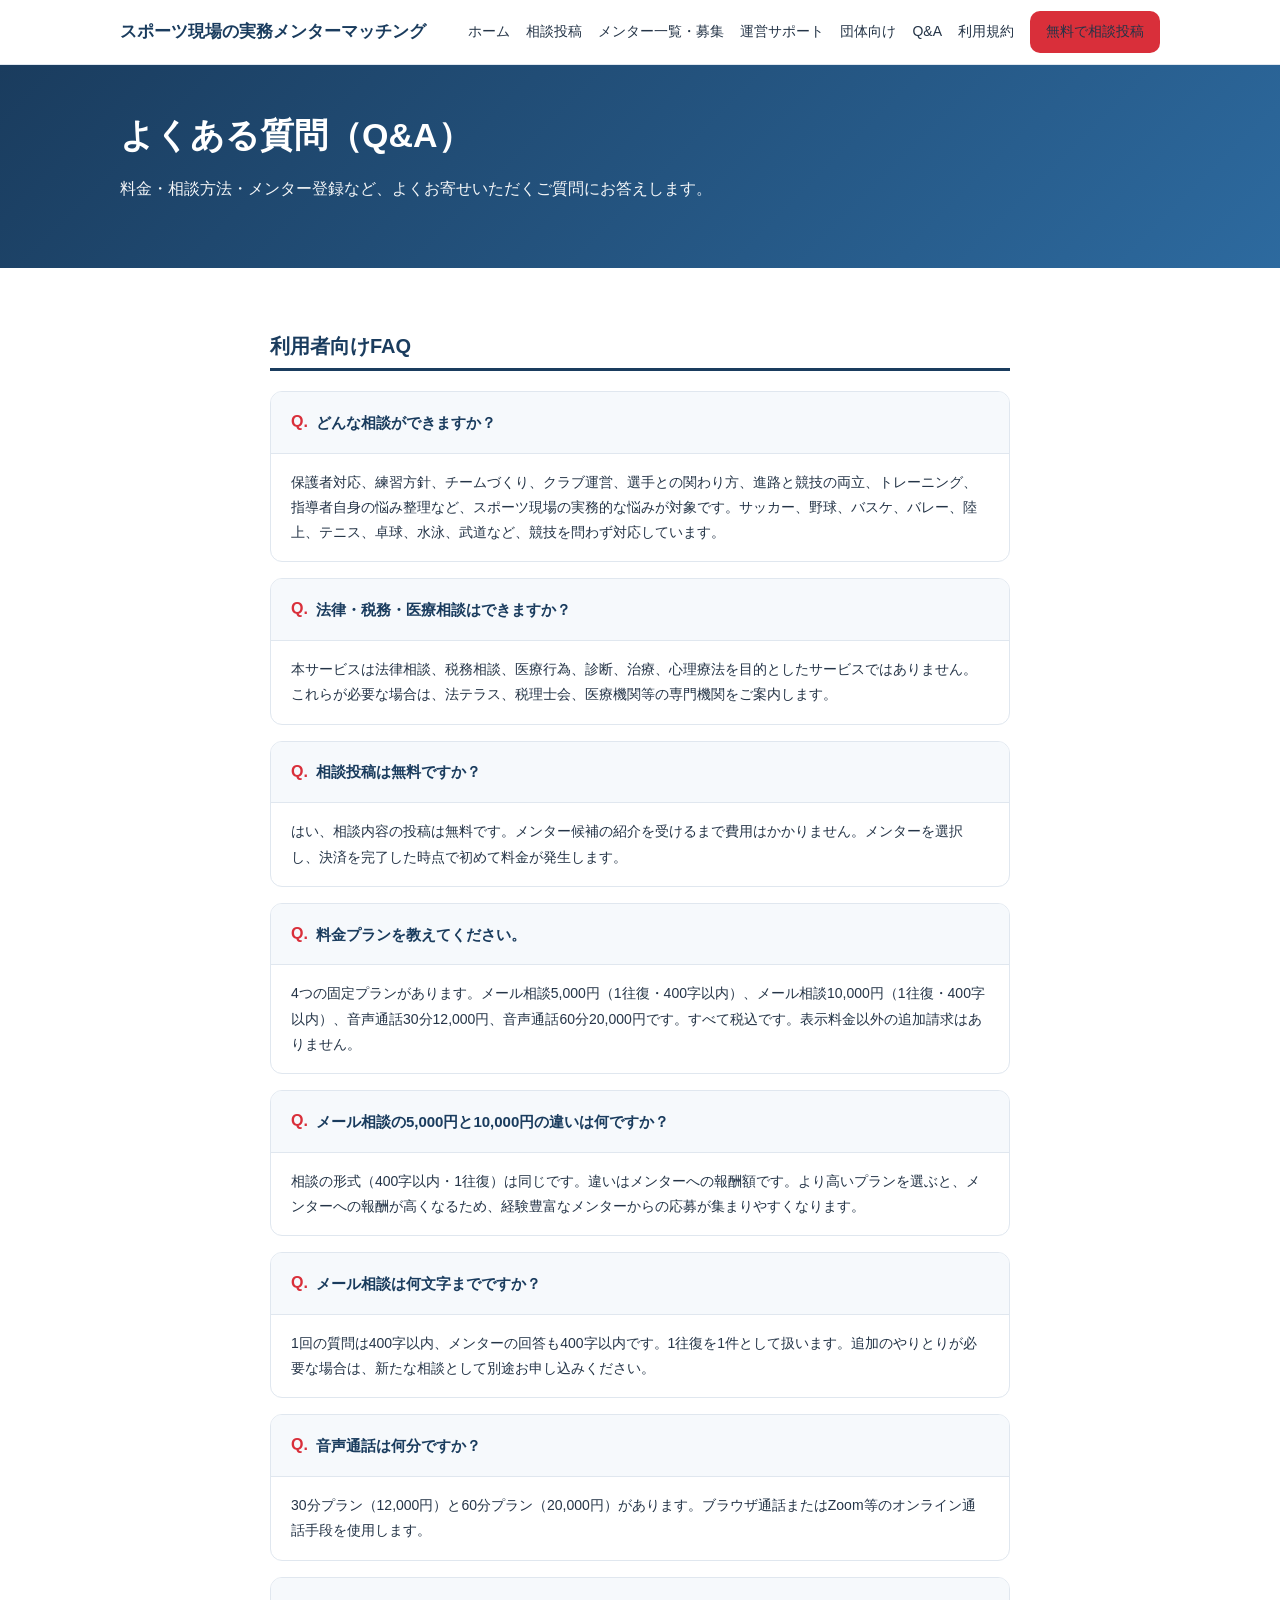
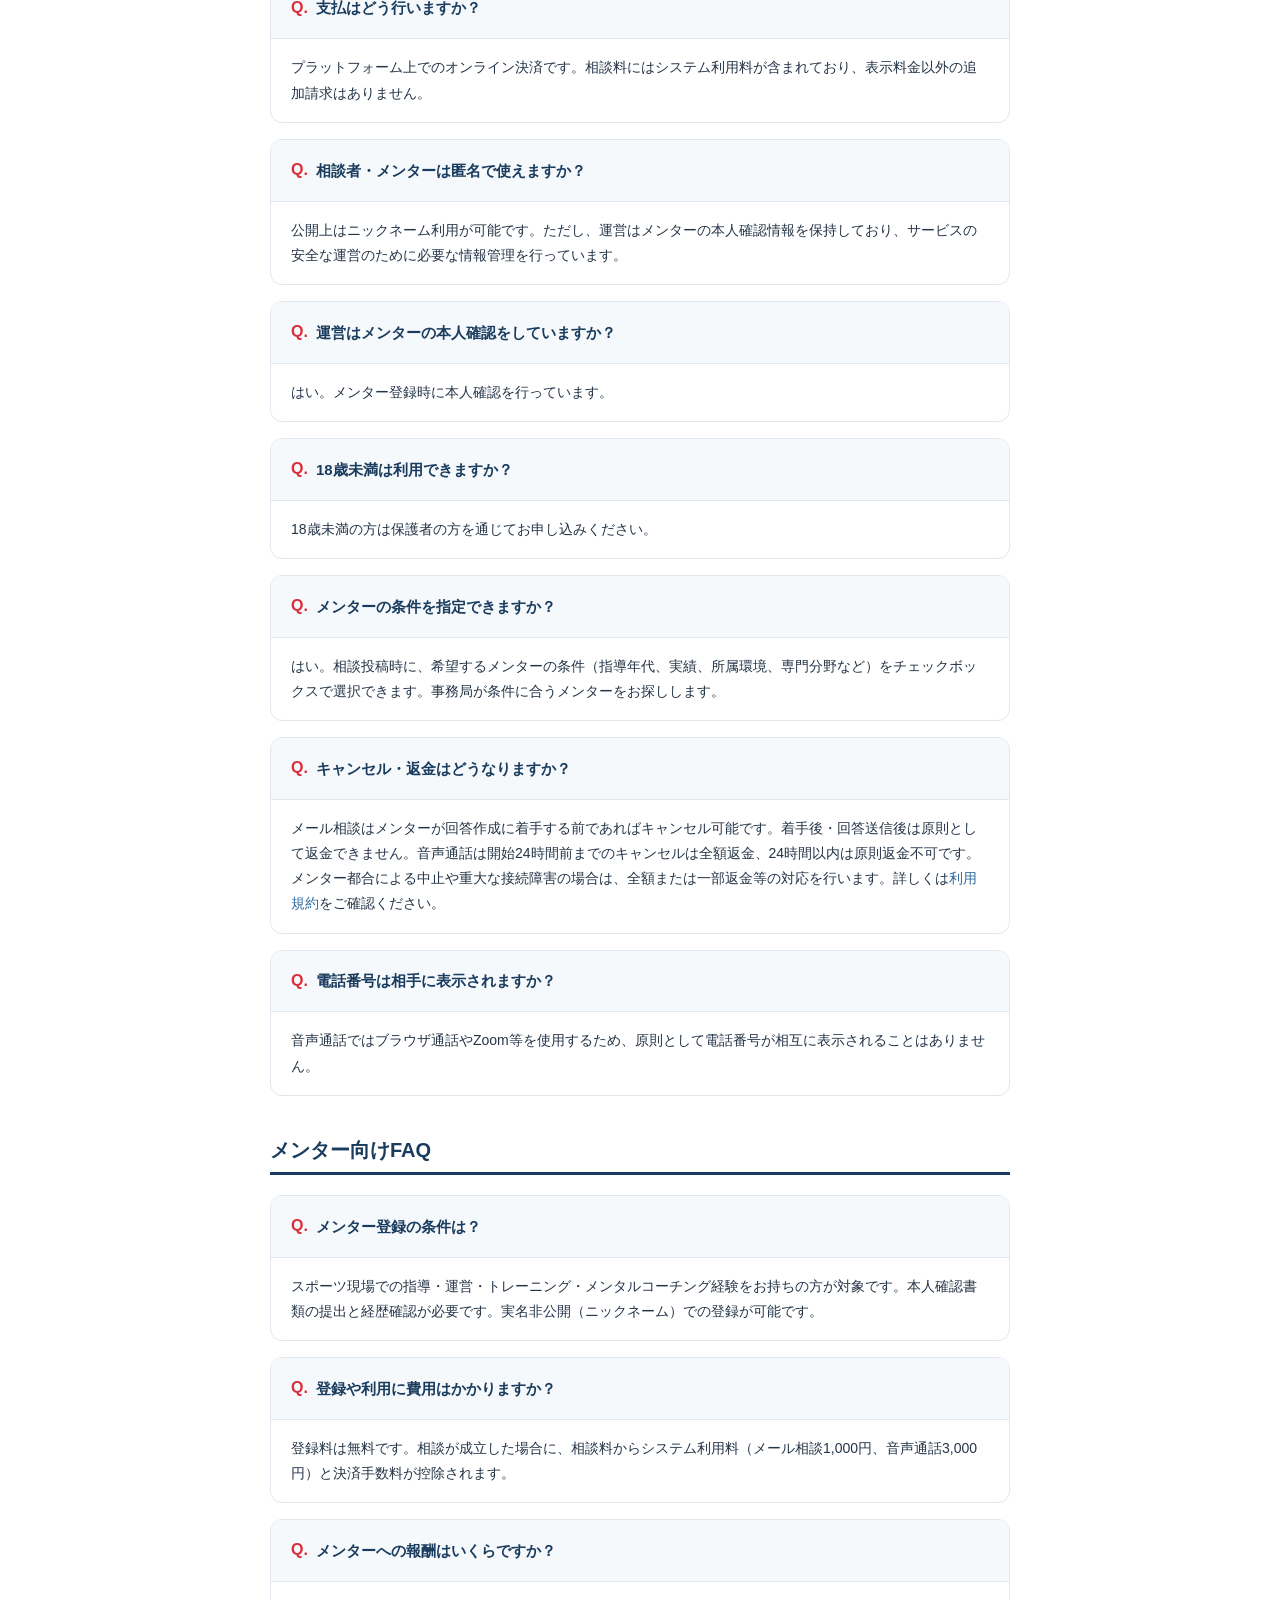
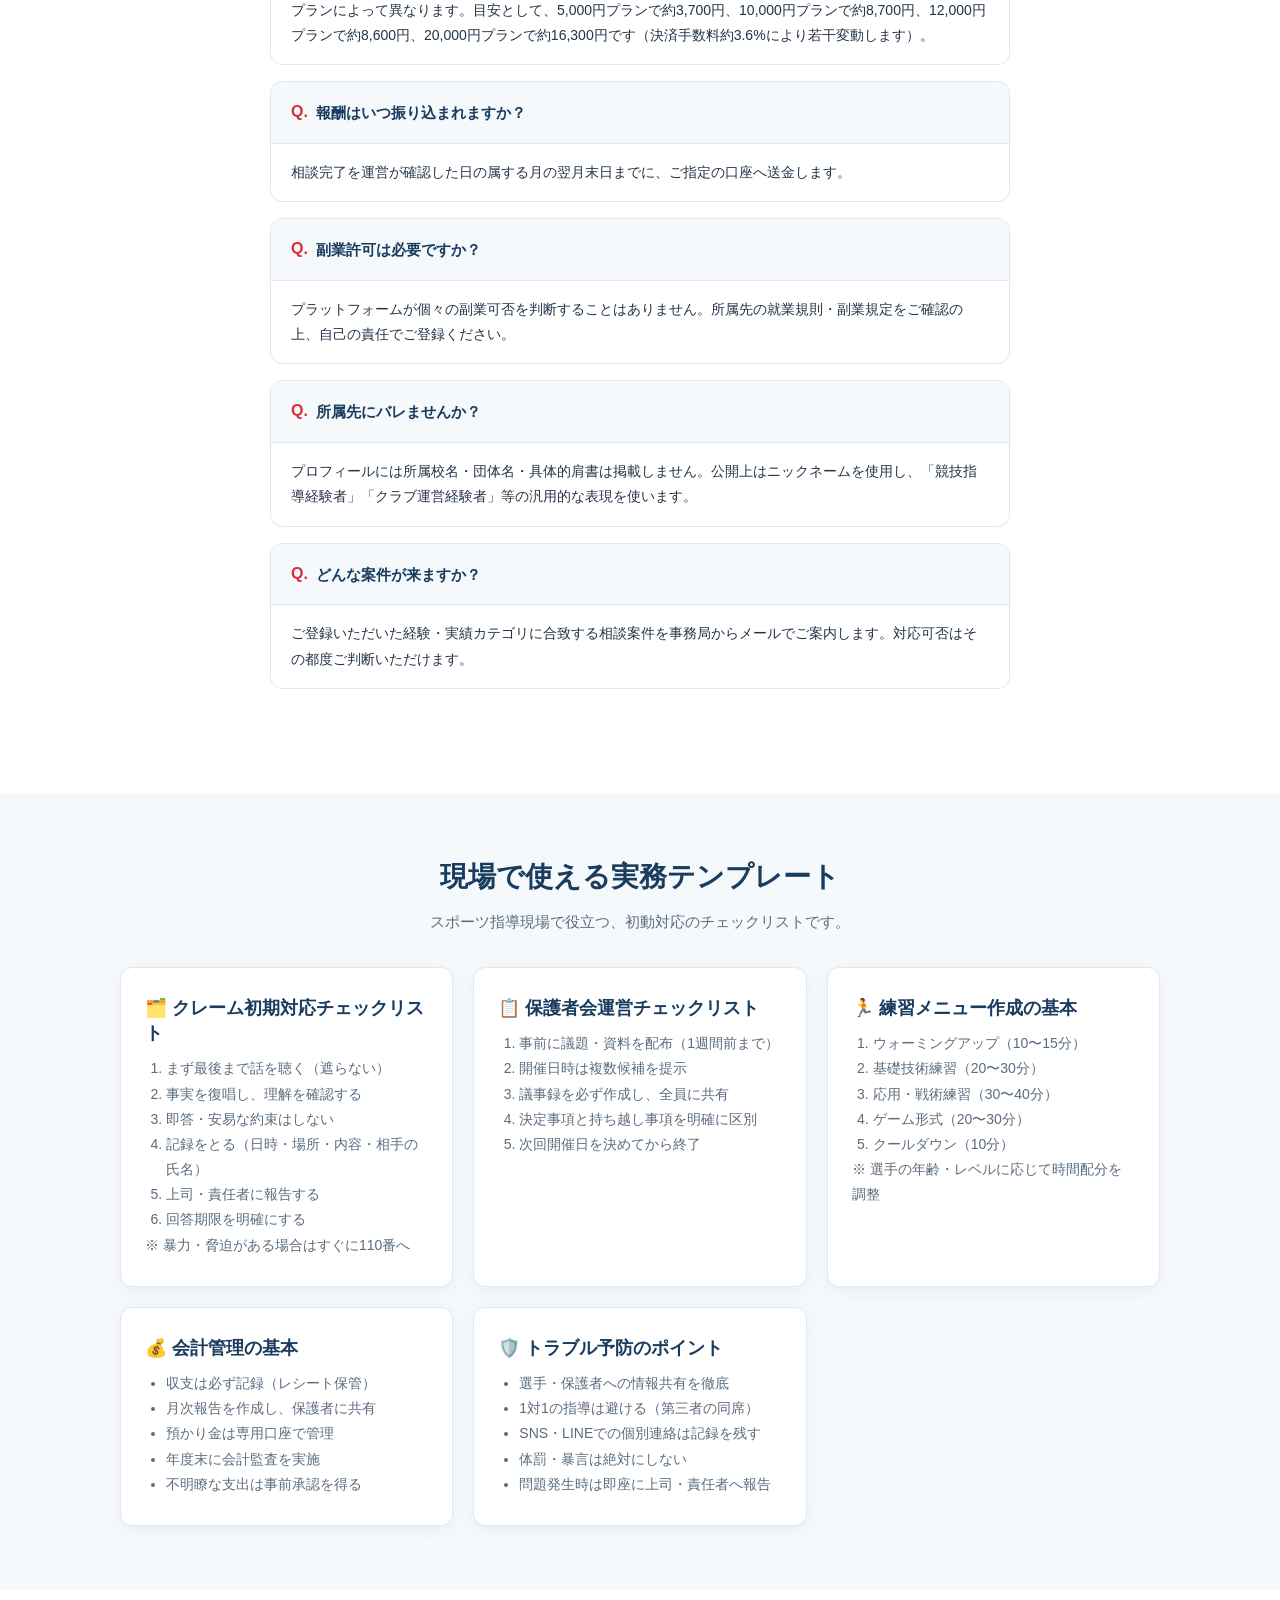
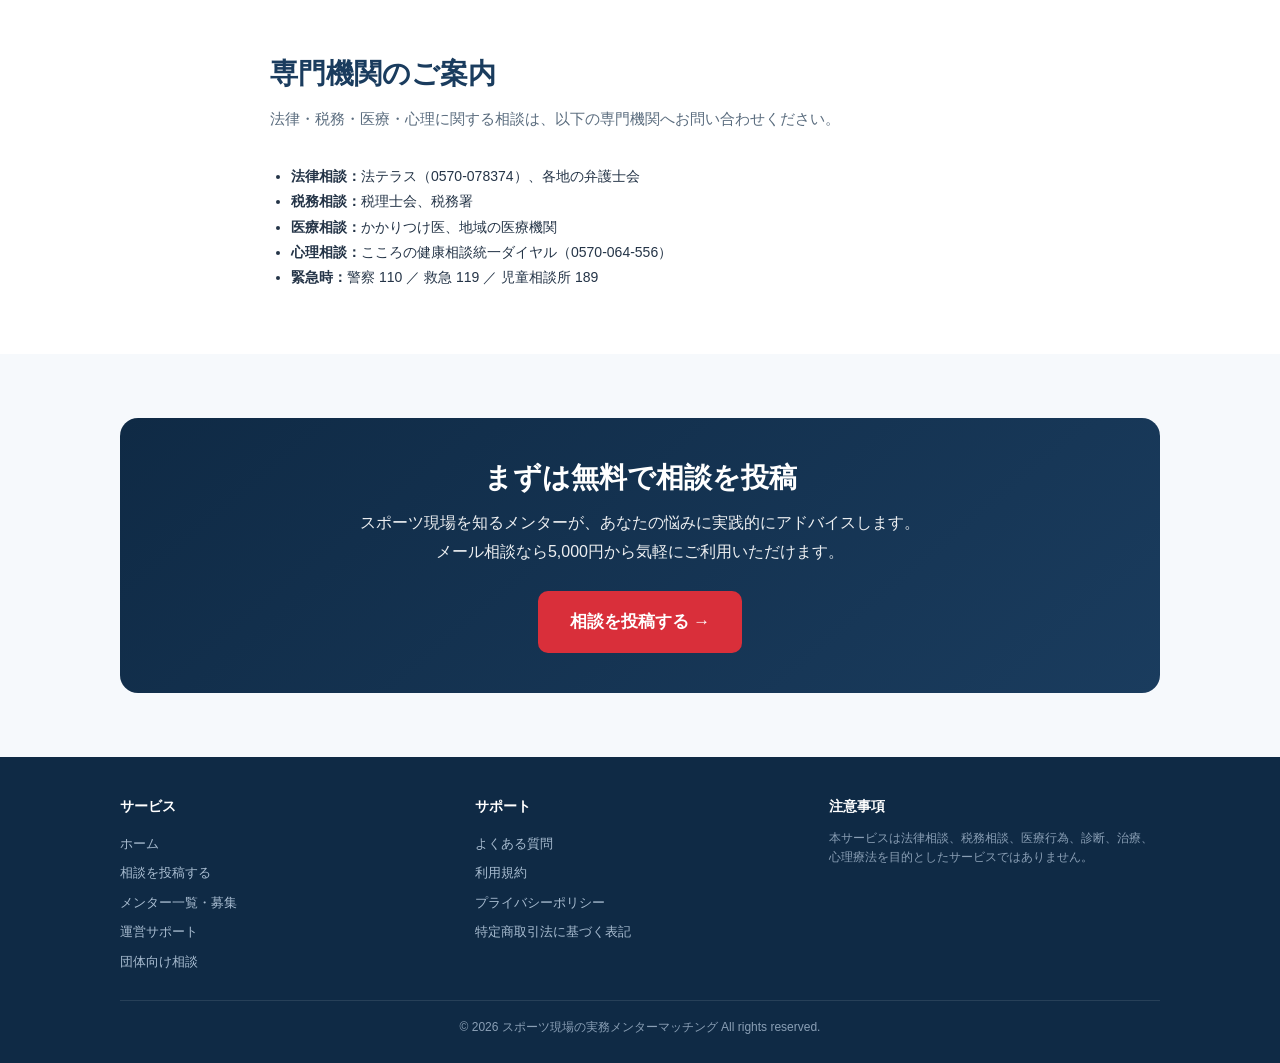
<file: qa.html>
<!DOCTYPE html>
<html lang="ja">
<head>
  <meta charset="UTF-8">
  <meta name="viewport" content="width=device-width, initial-scale=1">
  <title>よくある質問（Q&amp;A）｜スポーツ現場の実務メンターマッチング</title>
  <meta name="description" content="スポーツ現場の実務メンターマッチングに関するよくある質問。料金・相談方法・メンター登録・キャンセルなどについてお答えします。">
  <meta property="og:title" content="よくある質問（Q&A）｜スポーツ現場の実務メンターマッチング">
  <meta property="og:description" content="料金・相談方法・メンター登録についてのFAQ。">
  <meta property="og:type" content="website">
  <meta property="og:url" content="https://mkzugfel.gensparkspace.com/qa.html">
  <link rel="canonical" href="https://mkzugfel.gensparkspace.com/qa.html">
  <link rel="stylesheet" href="css/style.css">
</head>
<body>

  <!-- ========== Header ========== -->
  <header>
    <div class="container nav">
      <a href="index.html" class="brand">スポーツ現場の実務メンターマッチング</a>
      <nav class="nav-links">
        <a href="index.html">ホーム</a>
        <a href="consult.html">相談投稿</a>
        <a href="experts.html">メンター一覧・募集</a>
        <a href="mentoring.html">運営サポート</a>
        <a href="instructor.html">団体向け</a>
        <a href="qa.html">Q&amp;A</a>
        <a href="legal.html">利用規約</a>
        <a class="btn btn-primary btn-sm" href="consult.html">無料で相談投稿</a>
      </nav>
    </div>
  </header>

  <!-- ========== Hero ========== -->
  <section class="hero" style="padding:48px 0 40px;">
    <div class="container">
      <h1 style="font-size:clamp(22px,4vw,34px);">よくある質問（Q&amp;A）</h1>
      <p>料金・相談方法・メンター登録など、よくお寄せいただくご質問にお答えします。</p>
    </div>
  </section>

  <!-- ========== 利用者向けFAQ ========== -->
  <section class="section">
    <div class="container-narrow">
      <div class="faq-section">
        <h3>利用者向けFAQ</h3>

        <div class="faq-item">
          <div class="faq-q">どんな相談ができますか？</div>
          <div class="faq-a">保護者対応、練習方針、チームづくり、クラブ運営、選手との関わり方、進路と競技の両立、トレーニング、指導者自身の悩み整理など、スポーツ現場の実務的な悩みが対象です。サッカー、野球、バスケ、バレー、陸上、テニス、卓球、水泳、武道など、競技を問わず対応しています。</div>
        </div>

        <div class="faq-item">
          <div class="faq-q">法律・税務・医療相談はできますか？</div>
          <div class="faq-a">本サービスは法律相談、税務相談、医療行為、診断、治療、心理療法を目的としたサービスではありません。これらが必要な場合は、法テラス、税理士会、医療機関等の専門機関をご案内します。</div>
        </div>

        <div class="faq-item">
          <div class="faq-q">相談投稿は無料ですか？</div>
          <div class="faq-a">はい、相談内容の投稿は無料です。メンター候補の紹介を受けるまで費用はかかりません。メンターを選択し、決済を完了した時点で初めて料金が発生します。</div>
        </div>

        <div class="faq-item">
          <div class="faq-q">料金プランを教えてください。</div>
          <div class="faq-a">4つの固定プランがあります。メール相談5,000円（1往復・400字以内）、メール相談10,000円（1往復・400字以内）、音声通話30分12,000円、音声通話60分20,000円です。すべて税込です。表示料金以外の追加請求はありません。</div>
        </div>

        <div class="faq-item">
          <div class="faq-q">メール相談の5,000円と10,000円の違いは何ですか？</div>
          <div class="faq-a">相談の形式（400字以内・1往復）は同じです。違いはメンターへの報酬額です。より高いプランを選ぶと、メンターへの報酬が高くなるため、経験豊富なメンターからの応募が集まりやすくなります。</div>
        </div>

        <div class="faq-item">
          <div class="faq-q">メール相談は何文字までですか？</div>
          <div class="faq-a">1回の質問は400字以内、メンターの回答も400字以内です。1往復を1件として扱います。追加のやりとりが必要な場合は、新たな相談として別途お申し込みください。</div>
        </div>

        <div class="faq-item">
          <div class="faq-q">音声通話は何分ですか？</div>
          <div class="faq-a">30分プラン（12,000円）と60分プラン（20,000円）があります。ブラウザ通話またはZoom等のオンライン通話手段を使用します。</div>
        </div>

        <div class="faq-item">
          <div class="faq-q">支払はどう行いますか？</div>
          <div class="faq-a">プラットフォーム上でのオンライン決済です。相談料にはシステム利用料が含まれており、表示料金以外の追加請求はありません。</div>
        </div>

        <div class="faq-item">
          <div class="faq-q">相談者・メンターは匿名で使えますか？</div>
          <div class="faq-a">公開上はニックネーム利用が可能です。ただし、運営はメンターの本人確認情報を保持しており、サービスの安全な運営のために必要な情報管理を行っています。</div>
        </div>

        <div class="faq-item">
          <div class="faq-q">運営はメンターの本人確認をしていますか？</div>
          <div class="faq-a">はい。メンター登録時に本人確認を行っています。</div>
        </div>

        <div class="faq-item">
          <div class="faq-q">18歳未満は利用できますか？</div>
          <div class="faq-a">18歳未満の方は保護者の方を通じてお申し込みください。</div>
        </div>

        <div class="faq-item">
          <div class="faq-q">メンターの条件を指定できますか？</div>
          <div class="faq-a">はい。相談投稿時に、希望するメンターの条件（指導年代、実績、所属環境、専門分野など）をチェックボックスで選択できます。事務局が条件に合うメンターをお探しします。</div>
        </div>

        <div class="faq-item">
          <div class="faq-q">キャンセル・返金はどうなりますか？</div>
          <div class="faq-a">メール相談はメンターが回答作成に着手する前であればキャンセル可能です。着手後・回答送信後は原則として返金できません。音声通話は開始24時間前までのキャンセルは全額返金、24時間以内は原則返金不可です。メンター都合による中止や重大な接続障害の場合は、全額または一部返金等の対応を行います。詳しくは<a href="legal.html">利用規約</a>をご確認ください。</div>
        </div>

        <div class="faq-item">
          <div class="faq-q">電話番号は相手に表示されますか？</div>
          <div class="faq-a">音声通話ではブラウザ通話やZoom等を使用するため、原則として電話番号が相互に表示されることはありません。</div>
        </div>
      </div>

      <!-- ========== メンター向けFAQ ========== -->
      <div class="faq-section">
        <h3>メンター向けFAQ</h3>

        <div class="faq-item">
          <div class="faq-q">メンター登録の条件は？</div>
          <div class="faq-a">スポーツ現場での指導・運営・トレーニング・メンタルコーチング経験をお持ちの方が対象です。本人確認書類の提出と経歴確認が必要です。実名非公開（ニックネーム）での登録が可能です。</div>
        </div>

        <div class="faq-item">
          <div class="faq-q">登録や利用に費用はかかりますか？</div>
          <div class="faq-a">登録料は無料です。相談が成立した場合に、相談料からシステム利用料（メール相談1,000円、音声通話3,000円）と決済手数料が控除されます。</div>
        </div>

        <div class="faq-item">
          <div class="faq-q">メンターへの報酬はいくらですか？</div>
          <div class="faq-a">プランによって異なります。目安として、5,000円プランで約3,700円、10,000円プランで約8,700円、12,000円プランで約8,600円、20,000円プランで約16,300円です（決済手数料約3.6%により若干変動します）。</div>
        </div>

        <div class="faq-item">
          <div class="faq-q">報酬はいつ振り込まれますか？</div>
          <div class="faq-a">相談完了を運営が確認した日の属する月の翌月末日までに、ご指定の口座へ送金します。</div>
        </div>

        <div class="faq-item">
          <div class="faq-q">副業許可は必要ですか？</div>
          <div class="faq-a">プラットフォームが個々の副業可否を判断することはありません。所属先の就業規則・副業規定をご確認の上、自己の責任でご登録ください。</div>
        </div>

        <div class="faq-item">
          <div class="faq-q">所属先にバレませんか？</div>
          <div class="faq-a">プロフィールには所属校名・団体名・具体的肩書は掲載しません。公開上はニックネームを使用し、「競技指導経験者」「クラブ運営経験者」等の汎用的な表現を使います。</div>
        </div>

        <div class="faq-item">
          <div class="faq-q">どんな案件が来ますか？</div>
          <div class="faq-a">ご登録いただいた経験・実績カテゴリに合致する相談案件を事務局からメールでご案内します。対応可否はその都度ご判断いただけます。</div>
        </div>
      </div>
    </div>
  </section>

  <!-- ========== 実務テンプレート ========== -->
  <section class="section section-alt">
    <div class="container">
      <h2 class="text-center">現場で使える実務テンプレート</h2>
      <p class="section-lead text-center">スポーツ指導現場で役立つ、初動対応のチェックリストです。</p>

      <div class="grid grid-2 mt-3">
        <div class="card">
          <h3>🗂️ クレーム初期対応チェックリスト</h3>
          <ol style="font-size:14px;color:var(--text-light);">
            <li>まず最後まで話を聴く（遮らない）</li>
            <li>事実を復唱し、理解を確認する</li>
            <li>即答・安易な約束はしない</li>
            <li>記録をとる（日時・場所・内容・相手の氏名）</li>
            <li>上司・責任者に報告する</li>
            <li>回答期限を明確にする</li>
          </ol>
          <p class="text-xs text-light mt-1">※ 暴力・脅迫がある場合はすぐに110番へ</p>
        </div>
        <div class="card">
          <h3>📋 保護者会運営チェックリスト</h3>
          <ol style="font-size:14px;color:var(--text-light);">
            <li>事前に議題・資料を配布（1週間前まで）</li>
            <li>開催日時は複数候補を提示</li>
            <li>議事録を必ず作成し、全員に共有</li>
            <li>決定事項と持ち越し事項を明確に区別</li>
            <li>次回開催日を決めてから終了</li>
          </ol>
        </div>
        <div class="card">
          <h3>🏃 練習メニュー作成の基本</h3>
          <ol style="font-size:14px;color:var(--text-light);">
            <li>ウォーミングアップ（10〜15分）</li>
            <li>基礎技術練習（20〜30分）</li>
            <li>応用・戦術練習（30〜40分）</li>
            <li>ゲーム形式（20〜30分）</li>
            <li>クールダウン（10分）</li>
          </ol>
          <p class="text-xs text-light mt-1">※ 選手の年齢・レベルに応じて時間配分を調整</p>
        </div>
        <div class="card">
          <h3>💰 会計管理の基本</h3>
          <ul style="font-size:14px;color:var(--text-light);">
            <li>収支は必ず記録（レシート保管）</li>
            <li>月次報告を作成し、保護者に共有</li>
            <li>預かり金は専用口座で管理</li>
            <li>年度末に会計監査を実施</li>
            <li>不明瞭な支出は事前承認を得る</li>
          </ul>
        </div>
        <div class="card">
          <h3>🛡️ トラブル予防のポイント</h3>
          <ul style="font-size:14px;color:var(--text-light);">
            <li>選手・保護者への情報共有を徹底</li>
            <li>1対1の指導は避ける（第三者の同席）</li>
            <li>SNS・LINEでの個別連絡は記録を残す</li>
            <li>体罰・暴言は絶対にしない</li>
            <li>問題発生時は即座に上司・責任者へ報告</li>
          </ul>
        </div>
      </div>
    </div>
  </section>

  <!-- ========== 専門機関のご案内 ========== -->
  <section class="section">
    <div class="container-narrow">
      <h2>専門機関のご案内</h2>
      <p class="section-lead">法律・税務・医療・心理に関する相談は、以下の専門機関へお問い合わせください。</p>
      <ul style="font-size:14px;">
        <li><strong>法律相談：</strong>法テラス（0570-078374）、各地の弁護士会</li>
        <li><strong>税務相談：</strong>税理士会、税務署</li>
        <li><strong>医療相談：</strong>かかりつけ医、地域の医療機関</li>
        <li><strong>心理相談：</strong>こころの健康相談統一ダイヤル（0570-064-556）</li>
        <li><strong>緊急時：</strong>警察 110 ／ 救急 119 ／ 児童相談所 189</li>
      </ul>
    </div>
  </section>

  <!-- ========== CTA ========== -->
  <section class="section section-alt">
    <div class="container">
      <div class="cta-box">
        <h2>まずは無料で相談を投稿</h2>
        <p>スポーツ現場を知るメンターが、あなたの悩みに実践的にアドバイスします。<br>メール相談なら5,000円から気軽にご利用いただけます。</p>
        <a class="btn btn-primary btn-lg" href="consult.html">相談を投稿する →</a>
      </div>
    </div>
  </section>

  <!-- ========== Footer ========== -->
  <footer>
    <div class="container">
      <div class="footer-grid">
        <div class="footer-col">
          <h4>サービス</h4>
          <a href="index.html">ホーム</a>
          <a href="consult.html">相談を投稿する</a>
          <a href="experts.html">メンター一覧・募集</a>
          <a href="mentoring.html">運営サポート</a>
          <a href="instructor.html">団体向け相談</a>
        </div>
        <div class="footer-col">
          <h4>サポート</h4>
          <a href="qa.html">よくある質問</a>
          <a href="legal.html">利用規約</a>
          <a href="legal.html#privacy">プライバシーポリシー</a>
          <a href="legal.html#tokusho">特定商取引法に基づく表記</a>
        </div>
        <div class="footer-col">
          <h4>注意事項</h4>
          <p style="font-size:12px;color:#8a9fb5;line-height:1.6;">本サービスは法律相談、税務相談、医療行為、診断、治療、心理療法を目的としたサービスではありません。</p>
        </div>
      </div>
      <div class="footer-bottom">
        <p>&copy; 2026 スポーツ現場の実務メンターマッチング All rights reserved.</p>
      </div>
    </div>
  </footer>

</body>
</html>
</file>
<file: css/style.css>
/* ============================================
   スポーツ現場の実務メンターマッチング
   css/style.css
   白ベース・ネイビー基調・赤差し色
   ============================================ */

/* --- CSS Variables --- */
:root {
  --primary: #1a3c5e;
  --primary-light: #2d6a9f;
  --primary-dark: #0f2a45;
  --accent: #d92f3a;
  --accent-light: #e8545d;
  --bg: #f6f9fc;
  --bg-alt: #eef3f8;
  --text: #243447;
  --text-light: #5a6c7e;
  --white: #ffffff;
  --border: #e0e7ef;
  --shadow: rgba(22, 40, 65, 0.06);
  --radius: 12px;
  --radius-lg: 18px;
  --transition: 0.25s ease;
}

/* --- Reset & Base --- */
*, *::before, *::after { box-sizing: border-box; margin: 0; padding: 0; }

html { scroll-behavior: smooth; }

body {
  font-family: "Segoe UI", "Hiragino Kaku Gothic ProN", "Yu Gothic", "Meiryo", sans-serif;
  color: var(--text);
  background: var(--white);
  line-height: 1.8;
  font-size: 16px;
  -webkit-font-smoothing: antialiased;
}

a { color: var(--primary-light); text-decoration: none; transition: color var(--transition); }
a:hover { color: var(--accent); }

img { max-width: 100%; height: auto; display: block; }

h1, h2, h3, h4, h5, h6 { line-height: 1.4; color: var(--primary); }

ul, ol { padding-left: 1.5em; }

/* --- Container --- */
.container { max-width: 1080px; margin: 0 auto; padding: 0 20px; }
.container-narrow { max-width: 780px; margin: 0 auto; padding: 0 20px; }

/* --- Header --- */
header {
  position: sticky;
  top: 0;
  z-index: 100;
  background: rgba(255, 255, 255, 0.97);
  border-bottom: 1px solid var(--border);
  backdrop-filter: blur(8px);
}

.nav {
  min-height: 64px;
  display: flex;
  align-items: center;
  justify-content: space-between;
  gap: 12px;
}

.brand {
  font-weight: 800;
  color: var(--primary);
  font-size: 17px;
  white-space: nowrap;
  text-decoration: none;
}
.brand:hover { color: var(--primary); }

.nav-links {
  display: flex;
  flex-wrap: wrap;
  align-items: center;
  gap: 16px;
}

.nav-links a {
  text-decoration: none;
  color: var(--text);
  font-size: 14px;
  font-weight: 500;
  transition: color var(--transition);
}
.nav-links a:hover { color: var(--primary-light); }

/* --- Buttons --- */
.btn {
  display: inline-block;
  padding: 12px 24px;
  border-radius: 10px;
  text-decoration: none;
  font-weight: 700;
  font-size: 15px;
  text-align: center;
  transition: all var(--transition);
  cursor: pointer;
  border: none;
}

.btn-primary {
  background: var(--accent);
  color: var(--white);
}
.btn-primary:hover {
  background: var(--accent-light);
  color: var(--white);
  transform: translateY(-1px);
  box-shadow: 0 4px 12px rgba(217, 47, 58, 0.3);
}

.btn-outline {
  border: 2px solid var(--primary-light);
  color: var(--primary-light);
  background: transparent;
}
.btn-outline:hover {
  background: var(--primary-light);
  color: var(--white);
}

.btn-white {
  background: var(--white);
  color: var(--primary);
}
.btn-white:hover {
  background: var(--bg);
  color: var(--primary);
}

.btn-sm { padding: 8px 16px; font-size: 13px; }
.btn-lg { padding: 16px 32px; font-size: 17px; }

/* --- Hero Section --- */
.hero {
  background: linear-gradient(135deg, var(--primary) 0%, var(--primary-light) 100%);
  color: var(--white);
  padding: 80px 0 70px;
}

.hero h1 {
  color: var(--white);
  margin: 0 0 18px;
  font-size: clamp(26px, 4.5vw, 42px);
  line-height: 1.3;
}

.hero p {
  margin: 0 0 24px;
  font-size: 16px;
  opacity: 0.95;
  line-height: 1.8;
}

.hero-badges {
  display: flex;
  gap: 10px;
  flex-wrap: wrap;
  margin-bottom: 28px;
}

.hero-badge {
  background: rgba(255, 255, 255, 0.18);
  border: 1px solid rgba(255, 255, 255, 0.25);
  padding: 6px 14px;
  border-radius: 999px;
  font-size: 13px;
  color: var(--white);
}

.hero-buttons { display: flex; gap: 12px; flex-wrap: wrap; }

/* --- Sections --- */
.section { padding: 64px 0; }
.section-alt { background: var(--bg); }
.section-dark {
  background: linear-gradient(140deg, var(--primary-dark), var(--primary));
  color: var(--white);
}
.section-dark h2,
.section-dark h3 { color: var(--white); }

.section h2 {
  margin: 0 0 12px;
  font-size: 28px;
  color: var(--primary);
}

.section-lead {
  color: var(--text-light);
  margin: 0 0 32px;
  font-size: 15px;
}

/* --- Grid --- */
.grid { display: grid; gap: 20px; }
.grid-2 { grid-template-columns: repeat(auto-fit, minmax(300px, 1fr)); }
.grid-3 { grid-template-columns: repeat(auto-fit, minmax(260px, 1fr)); }
.grid-4 { grid-template-columns: repeat(auto-fit, minmax(220px, 1fr)); }

/* --- Cards --- */
.card {
  background: var(--white);
  border: 1px solid var(--border);
  border-radius: var(--radius);
  padding: 28px 24px;
  box-shadow: 0 4px 16px var(--shadow);
  transition: transform var(--transition), box-shadow var(--transition);
}
.card:hover {
  transform: translateY(-2px);
  box-shadow: 0 8px 24px rgba(22, 40, 65, 0.1);
}

.card h3 {
  margin: 0 0 10px;
  font-size: 18px;
  color: var(--primary);
}

.card p { color: var(--text-light); font-size: 14px; margin: 0; }

.card-icon {
  font-size: 32px;
  margin-bottom: 12px;
  display: block;
}

/* --- Feature Cards (強み) --- */
.feature-card {
  background: var(--white);
  border: 1px solid var(--border);
  border-radius: var(--radius);
  padding: 32px 24px;
  text-align: center;
  box-shadow: 0 4px 16px var(--shadow);
}
.feature-card .feature-icon {
  width: 60px;
  height: 60px;
  background: var(--bg);
  border-radius: 50%;
  display: flex;
  align-items: center;
  justify-content: center;
  margin: 0 auto 16px;
  font-size: 28px;
}
.feature-card h3 { font-size: 17px; margin-bottom: 10px; }
.feature-card p { font-size: 14px; color: var(--text-light); }

/* --- Pricing Cards --- */
.pricing-grid {
  display: grid;
  grid-template-columns: repeat(auto-fit, minmax(230px, 1fr));
  gap: 20px;
}

.pricing-card {
  background: var(--white);
  border: 2px solid var(--border);
  border-radius: var(--radius-lg);
  padding: 28px 20px;
  text-align: center;
  position: relative;
  transition: all var(--transition);
}
.pricing-card:hover {
  border-color: var(--primary-light);
  box-shadow: 0 8px 24px rgba(22, 40, 65, 0.1);
}

.pricing-card.popular {
  border-color: var(--accent);
}
.pricing-card.popular::before {
  content: '人気';
  position: absolute;
  top: -12px;
  left: 50%;
  transform: translateX(-50%);
  background: var(--accent);
  color: var(--white);
  padding: 2px 16px;
  border-radius: 999px;
  font-size: 12px;
  font-weight: 700;
}

.pricing-card .plan-type {
  font-size: 13px;
  color: var(--text-light);
  margin-bottom: 4px;
}

.pricing-card .plan-name {
  font-size: 17px;
  font-weight: 700;
  color: var(--primary);
  margin-bottom: 8px;
}

.pricing-card .plan-price {
  font-size: 32px;
  font-weight: 800;
  color: var(--primary);
  margin-bottom: 4px;
}
.pricing-card .plan-price span {
  font-size: 14px;
  font-weight: 400;
}

.pricing-card .plan-note {
  font-size: 12px;
  color: var(--text-light);
  margin-bottom: 16px;
}

.pricing-card ul {
  list-style: none;
  padding: 0;
  margin: 0 0 16px;
  text-align: left;
}
.pricing-card ul li {
  padding: 6px 0;
  font-size: 13px;
  color: var(--text);
  border-bottom: 1px solid #f0f3f7;
}
.pricing-card ul li::before {
  content: '✓ ';
  color: #2eab5e;
  font-weight: 700;
}
.pricing-card ul li:last-child { border-bottom: none; }

.pricing-card .plan-fee {
  font-size: 11px;
  color: var(--text-light);
  margin-top: 12px;
}

/* --- Steps --- */
.steps { counter-reset: step; }

.step-item {
  display: flex;
  gap: 20px;
  margin-bottom: 28px;
  align-items: flex-start;
}

.step-number {
  flex-shrink: 0;
  width: 48px;
  height: 48px;
  background: var(--primary);
  color: var(--white);
  border-radius: 50%;
  display: flex;
  align-items: center;
  justify-content: center;
  font-weight: 800;
  font-size: 20px;
}

.step-content h3 {
  font-size: 17px;
  margin-bottom: 4px;
}
.step-content p {
  font-size: 14px;
  color: var(--text-light);
  margin: 0;
}

/* --- Notice / Alert --- */
.notice {
  background: #fff8f0;
  border: 1px solid #ffd9b3;
  border-left: 4px solid #e8871e;
  border-radius: var(--radius);
  padding: 16px 20px;
  margin: 20px 0;
  font-size: 14px;
}

.notice-danger {
  background: #fff3f3;
  border-color: #ffc9c9;
  border-left-color: var(--accent);
}

.notice-info {
  background: #f0f6ff;
  border-color: #c4d9f7;
  border-left-color: var(--primary-light);
}

/* --- Image Gallery / Photo Section --- */
.photo-row {
  display: grid;
  grid-template-columns: repeat(3, 1fr);
  gap: 16px;
  margin: 32px 0;
}

.photo-item {
  border-radius: var(--radius);
  overflow: hidden;
  position: relative;
}

.photo-item img {
  width: 100%;
  height: 200px;
  object-fit: cover;
}

.photo-item .photo-caption {
  position: absolute;
  bottom: 0;
  left: 0;
  right: 0;
  background: linear-gradient(transparent, rgba(0,0,0,0.65));
  color: var(--white);
  padding: 20px 12px 10px;
  font-size: 13px;
  font-weight: 600;
}

/* --- Tables --- */
.table-wrap { overflow-x: auto; }

table {
  width: 100%;
  border-collapse: collapse;
  font-size: 14px;
}
table th, table td {
  padding: 12px 16px;
  text-align: left;
  border-bottom: 1px solid var(--border);
}
table th {
  background: var(--bg);
  color: var(--primary);
  font-weight: 700;
  white-space: nowrap;
}
table td { color: var(--text); }

/* --- Forms --- */
.form-group {
  margin-bottom: 24px;
}

.form-group label {
  display: block;
  font-weight: 700;
  margin-bottom: 6px;
  font-size: 14px;
  color: var(--primary);
}

.form-group .form-note {
  font-size: 12px;
  color: var(--text-light);
  margin-top: 4px;
}

.form-control {
  width: 100%;
  padding: 12px 14px;
  border: 1px solid var(--border);
  border-radius: 8px;
  font-size: 15px;
  font-family: inherit;
  transition: border-color var(--transition);
  background: var(--white);
}
.form-control:focus {
  outline: none;
  border-color: var(--primary-light);
  box-shadow: 0 0 0 3px rgba(45, 106, 159, 0.15);
}

textarea.form-control { min-height: 120px; resize: vertical; }

select.form-control {
  appearance: none;
  background-image: url("data:image/svg+xml,%3Csvg xmlns='http://www.w3.org/2000/svg' width='12' height='12' viewBox='0 0 12 12'%3E%3Cpath fill='%235a6c7e' d='M6 8L1 3h10z'/%3E%3C/svg%3E");
  background-repeat: no-repeat;
  background-position: right 12px center;
  padding-right: 36px;
}

/* --- Checkbox Groups --- */
.checkbox-group {
  margin-bottom: 20px;
}
.checkbox-group h4 {
  font-size: 15px;
  color: var(--primary);
  margin-bottom: 10px;
  padding-bottom: 6px;
  border-bottom: 2px solid var(--bg);
}

.checkbox-grid {
  display: grid;
  grid-template-columns: repeat(auto-fill, minmax(280px, 1fr));
  gap: 8px;
}

.checkbox-item {
  display: flex;
  align-items: center;
  gap: 8px;
  padding: 8px 12px;
  border-radius: 8px;
  transition: background var(--transition);
  cursor: pointer;
}
.checkbox-item:hover { background: var(--bg); }

.checkbox-item input[type="checkbox"] {
  width: 18px;
  height: 18px;
  accent-color: var(--primary);
  flex-shrink: 0;
}

.checkbox-item label {
  font-size: 14px;
  color: var(--text);
  cursor: pointer;
}

/* --- Radio Group --- */
.radio-group { margin-bottom: 20px; }

.radio-item {
  display: flex;
  align-items: flex-start;
  gap: 12px;
  padding: 16px;
  border: 2px solid var(--border);
  border-radius: var(--radius);
  margin-bottom: 10px;
  cursor: pointer;
  transition: all var(--transition);
}
.radio-item:hover {
  border-color: var(--primary-light);
  background: var(--bg);
}
.radio-item.selected {
  border-color: var(--primary);
  background: #f0f6ff;
}

.radio-item input[type="radio"] {
  width: 20px;
  height: 20px;
  accent-color: var(--primary);
  flex-shrink: 0;
  margin-top: 2px;
}

.radio-item .radio-label {
  flex: 1;
}
.radio-item .radio-label strong {
  display: block;
  font-size: 16px;
  color: var(--primary);
  margin-bottom: 2px;
}
.radio-item .radio-label span {
  font-size: 13px;
  color: var(--text-light);
}

/* --- FAQ --- */
.faq-section { margin-bottom: 40px; }
.faq-section h3 {
  font-size: 20px;
  margin-bottom: 20px;
  padding-bottom: 8px;
  border-bottom: 3px solid var(--primary);
}

.faq-item {
  margin-bottom: 16px;
  border: 1px solid var(--border);
  border-radius: var(--radius);
  overflow: hidden;
}

.faq-q {
  padding: 16px 20px;
  font-weight: 700;
  font-size: 15px;
  background: var(--bg);
  color: var(--primary);
  cursor: pointer;
  display: flex;
  align-items: center;
  gap: 8px;
}
.faq-q::before {
  content: 'Q.';
  color: var(--accent);
  font-weight: 800;
  font-size: 16px;
  flex-shrink: 0;
}

.faq-a {
  padding: 16px 20px;
  font-size: 14px;
  line-height: 1.8;
  color: var(--text);
  border-top: 1px solid var(--border);
}

/* --- Legal --- */
.legal-nav {
  display: flex;
  flex-wrap: wrap;
  gap: 12px;
  margin-bottom: 32px;
  padding: 16px;
  background: var(--bg);
  border-radius: var(--radius);
}
.legal-nav a {
  padding: 8px 16px;
  background: var(--white);
  border: 1px solid var(--border);
  border-radius: 8px;
  font-size: 14px;
  font-weight: 600;
  color: var(--primary);
}
.legal-nav a:hover {
  background: var(--primary);
  color: var(--white);
  border-color: var(--primary);
}

.legal-section {
  margin-bottom: 48px;
  padding-top: 24px;
}

.legal-section h2 {
  font-size: 24px;
  padding-bottom: 10px;
  border-bottom: 3px solid var(--primary);
  margin-bottom: 24px;
}

.legal-section h3 {
  font-size: 17px;
  margin: 24px 0 10px;
  color: var(--primary);
}

.legal-section p,
.legal-section li {
  font-size: 14px;
  line-height: 1.9;
  color: var(--text);
}

.legal-section ol { padding-left: 1.5em; }
.legal-section ol li { margin-bottom: 6px; }

/* --- CTA Section --- */
.cta-box {
  background: linear-gradient(140deg, var(--primary-dark), var(--primary));
  color: var(--white);
  border-radius: var(--radius-lg);
  padding: 40px;
  text-align: center;
}
.cta-box h2 { color: var(--white); margin-bottom: 12px; }
.cta-box p { opacity: 0.92; margin-bottom: 24px; }
.cta-box .btn { margin: 0 6px; }

/* --- Footer --- */
footer {
  background: var(--primary-dark);
  color: #c0d0e0;
  padding: 40px 0 24px;
  margin-top: 0;
}

.footer-grid {
  display: grid;
  grid-template-columns: repeat(auto-fit, minmax(200px, 1fr));
  gap: 24px;
  margin-bottom: 24px;
}

.footer-col h4 {
  color: var(--white);
  font-size: 14px;
  margin-bottom: 12px;
}

.footer-col a {
  display: block;
  color: #a8bcd0;
  font-size: 13px;
  padding: 3px 0;
}
.footer-col a:hover { color: var(--white); }

.footer-bottom {
  border-top: 1px solid rgba(255, 255, 255, 0.1);
  padding-top: 16px;
  text-align: center;
  font-size: 12px;
  color: #8a9fb5;
}
.footer-bottom a { color: #a8bcd0; }

/* --- Utility --- */
.text-center { text-align: center; }
.text-accent { color: var(--accent); }
.text-primary { color: var(--primary); }
.text-light { color: var(--text-light); }
.text-small { font-size: 13px; }
.text-xs { font-size: 12px; }

.mt-0 { margin-top: 0; }
.mt-1 { margin-top: 8px; }
.mt-2 { margin-top: 16px; }
.mt-3 { margin-top: 24px; }
.mt-4 { margin-top: 32px; }
.mb-0 { margin-bottom: 0; }
.mb-1 { margin-bottom: 8px; }
.mb-2 { margin-bottom: 16px; }
.mb-3 { margin-bottom: 24px; }
.mb-4 { margin-bottom: 32px; }

.badge {
  display: inline-block;
  padding: 4px 12px;
  border-radius: 999px;
  font-size: 12px;
  font-weight: 600;
}
.badge-accent { background: var(--accent); color: var(--white); }
.badge-primary { background: var(--primary); color: var(--white); }
.badge-outline { border: 1px solid var(--border); color: var(--text-light); }

.divider {
  border: none;
  border-top: 1px solid var(--border);
  margin: 32px 0;
}

/* --- Can/Cannot boxes --- */
.can-cannot {
  display: grid;
  grid-template-columns: repeat(auto-fit, minmax(300px, 1fr));
  gap: 20px;
}

.can-box, .cannot-box {
  border-radius: var(--radius);
  padding: 24px;
}

.can-box {
  background: #f0faf4;
  border: 1px solid #b5e6c8;
}
.can-box h3 { color: #1a7a3d; }
.can-box li::marker { color: #2eab5e; }

.cannot-box {
  background: #fff5f5;
  border: 1px solid #f5c2c2;
}
.cannot-box h3 { color: #b02a2a; }
.cannot-box li::marker { color: var(--accent); }

/* --- Responsive --- */
@media (max-width: 768px) {
  .nav { flex-direction: column; gap: 8px; min-height: auto; padding: 12px 0; }
  .nav-links { gap: 8px; justify-content: center; }
  .nav-links a { font-size: 12px; }

  .hero { padding: 56px 0 48px; }
  .hero h1 { font-size: 24px; }

  .section { padding: 40px 0; }
  .section h2 { font-size: 22px; }

  .pricing-grid { grid-template-columns: 1fr; }

  .grid-2, .grid-3, .grid-4 { grid-template-columns: 1fr; }

  .photo-row { grid-template-columns: 1fr; }
  .photo-item img { height: 180px; }

  .step-item { gap: 14px; }
  .step-number { width: 40px; height: 40px; font-size: 16px; }

  .checkbox-grid { grid-template-columns: 1fr; }

  .cta-box { padding: 28px 20px; }
  .cta-box .btn { display: block; margin: 6px 0; }

  .legal-nav { flex-direction: column; }

  .footer-grid { grid-template-columns: 1fr 1fr; }

  .can-cannot { grid-template-columns: 1fr; }

  table { font-size: 13px; }
  table th, table td { padding: 8px 10px; }
}

@media (max-width: 480px) {
  .container, .container-narrow { padding: 0 14px; }
  .hero-buttons { flex-direction: column; }
  .hero-buttons .btn { width: 100%; }
  .footer-grid { grid-template-columns: 1fr; }
}
</file>
